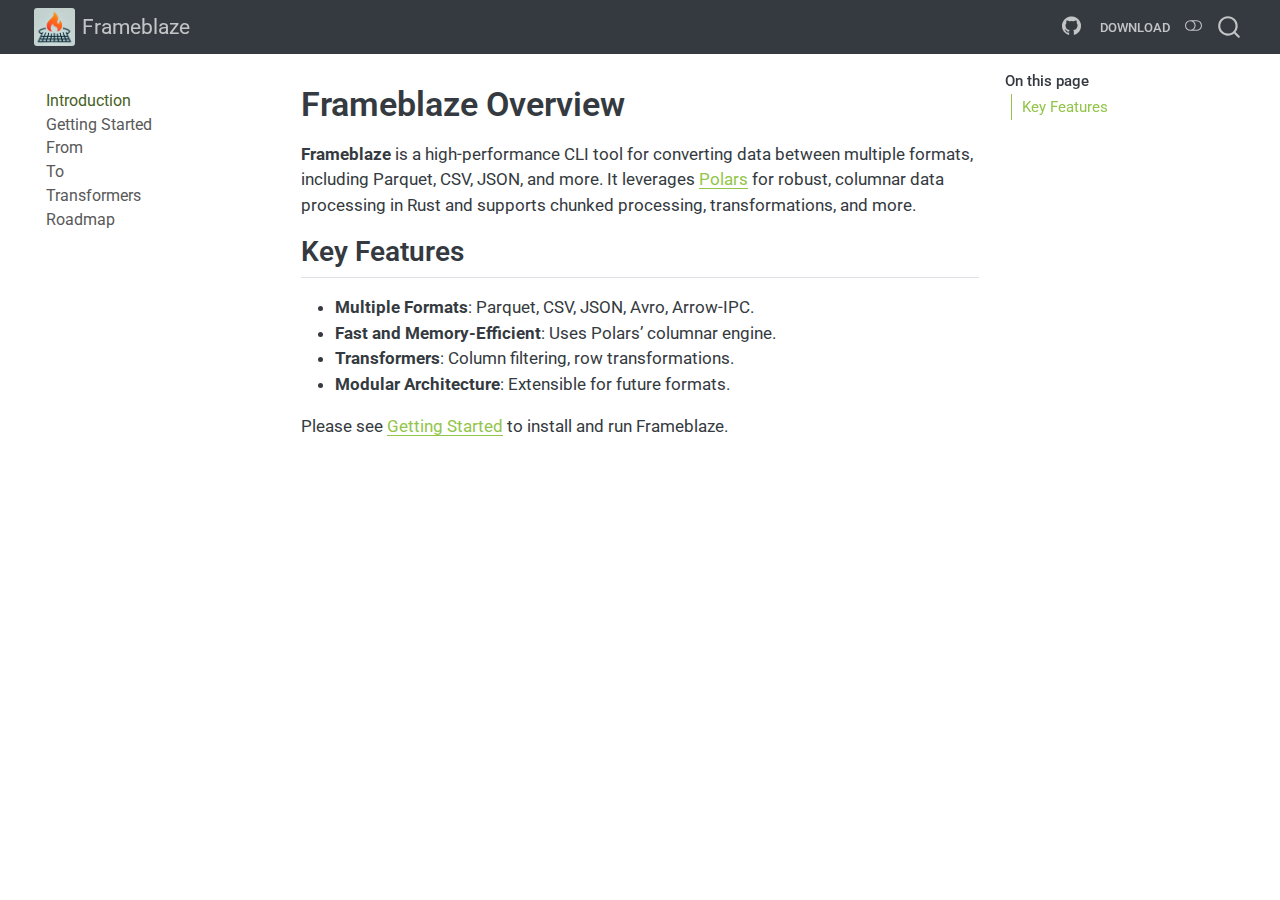
<file: index.html>
<!DOCTYPE html>
<html xmlns="http://www.w3.org/1999/xhtml" lang="en" xml:lang="en"><head>

<meta charset="utf-8">
<meta name="generator" content="quarto-1.6.40">

<meta name="viewport" content="width=device-width, initial-scale=1.0, user-scalable=yes">


<title>Frameblaze Overview – Frameblaze</title>
<style>
code{white-space: pre-wrap;}
span.smallcaps{font-variant: small-caps;}
div.columns{display: flex; gap: min(4vw, 1.5em);}
div.column{flex: auto; overflow-x: auto;}
div.hanging-indent{margin-left: 1.5em; text-indent: -1.5em;}
ul.task-list{list-style: none;}
ul.task-list li input[type="checkbox"] {
  width: 0.8em;
  margin: 0 0.8em 0.2em -1em; /* quarto-specific, see https://github.com/quarto-dev/quarto-cli/issues/4556 */ 
  vertical-align: middle;
}
</style>


<script src="site_libs/quarto-nav/quarto-nav.js"></script>
<script src="site_libs/quarto-nav/headroom.min.js"></script>
<script src="site_libs/clipboard/clipboard.min.js"></script>
<script src="site_libs/quarto-search/autocomplete.umd.js"></script>
<script src="site_libs/quarto-search/fuse.min.js"></script>
<script src="site_libs/quarto-search/quarto-search.js"></script>
<meta name="quarto:offset" content="./">
<script src="site_libs/quarto-html/quarto.js"></script>
<script src="site_libs/quarto-html/popper.min.js"></script>
<script src="site_libs/quarto-html/tippy.umd.min.js"></script>
<script src="site_libs/quarto-html/anchor.min.js"></script>
<link href="site_libs/quarto-html/tippy.css" rel="stylesheet">
<link href="site_libs/quarto-html/quarto-syntax-highlighting-549806ee2085284f45b00abea8c6df48.css" rel="stylesheet" class="quarto-color-scheme" id="quarto-text-highlighting-styles">
<link href="site_libs/quarto-html/quarto-syntax-highlighting-dark-8ea72dc5fed832574809a9c94082fbbb.css" rel="prefetch" class="quarto-color-scheme quarto-color-alternate" id="quarto-text-highlighting-styles">
<script src="site_libs/bootstrap/bootstrap.min.js"></script>
<link href="site_libs/bootstrap/bootstrap-icons.css" rel="stylesheet">
<link href="site_libs/bootstrap/bootstrap-22501a6347d7c50d37fc616aa2593389.min.css" rel="stylesheet" append-hash="true" class="quarto-color-scheme" id="quarto-bootstrap" data-mode="light">
<link href="site_libs/bootstrap/bootstrap-dark-dec82d7d67ffaf4cc5ad31c049d979b1.min.css" rel="prefetch" append-hash="true" class="quarto-color-scheme quarto-color-alternate" id="quarto-bootstrap" data-mode="dark">
<script id="quarto-search-options" type="application/json">{
  "location": "navbar",
  "copy-button": false,
  "collapse-after": 3,
  "panel-placement": "end",
  "type": "overlay",
  "limit": 50,
  "keyboard-shortcut": [
    "f",
    "/",
    "s"
  ],
  "show-item-context": false,
  "language": {
    "search-no-results-text": "No results",
    "search-matching-documents-text": "matching documents",
    "search-copy-link-title": "Copy link to search",
    "search-hide-matches-text": "Hide additional matches",
    "search-more-match-text": "more match in this document",
    "search-more-matches-text": "more matches in this document",
    "search-clear-button-title": "Clear",
    "search-text-placeholder": "",
    "search-detached-cancel-button-title": "Cancel",
    "search-submit-button-title": "Submit",
    "search-label": "Search"
  }
}</script>


<link rel="stylesheet" href="styles.css">
</head>

<body class="nav-sidebar floating nav-fixed">

<div id="quarto-search-results"></div>
  <header id="quarto-header" class="headroom fixed-top">
    <nav class="navbar navbar-expand-lg " data-bs-theme="dark">
      <div class="navbar-container container-fluid">
      <div class="navbar-brand-container mx-auto">
    <a href="./index.html" class="navbar-brand navbar-brand-logo">
    <img src="./images/logo.png" alt="" class="navbar-logo">
    </a>
    <a class="navbar-brand" href="./index.html">
    <span class="navbar-title">Frameblaze</span>
    </a>
  </div>
            <div id="quarto-search" class="" title="Search"></div>
          <button class="navbar-toggler" type="button" data-bs-toggle="collapse" data-bs-target="#navbarCollapse" aria-controls="navbarCollapse" role="menu" aria-expanded="false" aria-label="Toggle navigation" onclick="if (window.quartoToggleHeadroom) { window.quartoToggleHeadroom(); }">
  <span class="navbar-toggler-icon"></span>
</button>
          <div class="collapse navbar-collapse" id="navbarCollapse">
            <ul class="navbar-nav navbar-nav-scroll ms-auto">
  <li class="nav-item compact">
    <a class="nav-link" href="https://github.com/joefrost01/frameblaze"> <i class="bi bi-github" role="img">
</i> 
<span class="menu-text"></span></a>
  </li>  
  <li class="nav-item">
    <a class="nav-link" href="https://github.com/joefrost01/frameblaze/releases"> 
<span class="menu-text">Download</span></a>
  </li>  
</ul>
          </div> <!-- /navcollapse -->
            <div class="quarto-navbar-tools">
  <a href="" class="quarto-color-scheme-toggle quarto-navigation-tool  px-1" onclick="window.quartoToggleColorScheme(); return false;" title="Toggle dark mode"><i class="bi"></i></a>
</div>
      </div> <!-- /container-fluid -->
    </nav>
  <nav class="quarto-secondary-nav">
    <div class="container-fluid d-flex">
      <button type="button" class="quarto-btn-toggle btn" data-bs-toggle="collapse" role="button" data-bs-target=".quarto-sidebar-collapse-item" aria-controls="quarto-sidebar" aria-expanded="false" aria-label="Toggle sidebar navigation" onclick="if (window.quartoToggleHeadroom) { window.quartoToggleHeadroom(); }">
        <i class="bi bi-layout-text-sidebar-reverse"></i>
      </button>
        <nav class="quarto-page-breadcrumbs" aria-label="breadcrumb"><ol class="breadcrumb"><li class="breadcrumb-item"><a href="./index.html">Introduction</a></li></ol></nav>
        <a class="flex-grow-1" role="navigation" data-bs-toggle="collapse" data-bs-target=".quarto-sidebar-collapse-item" aria-controls="quarto-sidebar" aria-expanded="false" aria-label="Toggle sidebar navigation" onclick="if (window.quartoToggleHeadroom) { window.quartoToggleHeadroom(); }">      
        </a>
    </div>
  </nav>
</header>
<!-- content -->
<div id="quarto-content" class="quarto-container page-columns page-rows-contents page-layout-article page-navbar">
<!-- sidebar -->
  <nav id="quarto-sidebar" class="sidebar collapse collapse-horizontal quarto-sidebar-collapse-item sidebar-navigation floating overflow-auto">
    <div class="sidebar-menu-container"> 
    <ul class="list-unstyled mt-1">
        <li class="sidebar-item">
  <div class="sidebar-item-container"> 
  <a href="./index.html" class="sidebar-item-text sidebar-link active">
 <span class="menu-text">Introduction</span></a>
  </div>
</li>
        <li class="sidebar-item">
  <div class="sidebar-item-container"> 
  <a href="./getting-started.html" class="sidebar-item-text sidebar-link">
 <span class="menu-text">Getting Started</span></a>
  </div>
</li>
        <li class="sidebar-item">
  <div class="sidebar-item-container"> 
  <a href="./from.html" class="sidebar-item-text sidebar-link">
 <span class="menu-text">From</span></a>
  </div>
</li>
        <li class="sidebar-item">
  <div class="sidebar-item-container"> 
  <a href="./to.html" class="sidebar-item-text sidebar-link">
 <span class="menu-text">To</span></a>
  </div>
</li>
        <li class="sidebar-item">
  <div class="sidebar-item-container"> 
  <a href="./transformers.html" class="sidebar-item-text sidebar-link">
 <span class="menu-text">Transformers</span></a>
  </div>
</li>
        <li class="sidebar-item">
  <div class="sidebar-item-container"> 
  <a href="./roadmap.html" class="sidebar-item-text sidebar-link">
 <span class="menu-text">Roadmap</span></a>
  </div>
</li>
    </ul>
    </div>
</nav>
<div id="quarto-sidebar-glass" class="quarto-sidebar-collapse-item" data-bs-toggle="collapse" data-bs-target=".quarto-sidebar-collapse-item"></div>
<!-- margin-sidebar -->
    <div id="quarto-margin-sidebar" class="sidebar margin-sidebar">
        <nav id="TOC" role="doc-toc" class="toc-active">
    <h2 id="toc-title">On this page</h2>
   
  <ul>
  <li><a href="#key-features" id="toc-key-features" class="nav-link active" data-scroll-target="#key-features">Key Features</a></li>
  </ul>
</nav>
    </div>
<!-- main -->
<main class="content" id="quarto-document-content">

<header id="title-block-header" class="quarto-title-block default">
<div class="quarto-title">
<h1 class="title">Frameblaze Overview</h1>
</div>



<div class="quarto-title-meta">

    
  
    
  </div>
  


</header>


<p><strong>Frameblaze</strong> is a high-performance CLI tool for converting data between multiple formats, including Parquet, CSV, JSON, and more. It leverages <a href="https://www.pola.rs/">Polars</a> for robust, columnar data processing in Rust and supports chunked processing, transformations, and more.</p>
<section id="key-features" class="level2">
<h2 class="anchored" data-anchor-id="key-features">Key Features</h2>
<ul>
<li><strong>Multiple Formats</strong>: Parquet, CSV, JSON, Avro, Arrow-IPC.</li>
<li><strong>Fast and Memory-Efficient</strong>: Uses Polars’ columnar engine.</li>
<li><strong>Transformers</strong>: Column filtering, row transformations.</li>
<li><strong>Modular Architecture</strong>: Extensible for future formats.</li>
</ul>
<p>Please see <strong><a href="./getting-started.html">Getting Started</a></strong> to install and run Frameblaze.</p>


</section>

</main> <!-- /main -->
<script id="quarto-html-after-body" type="application/javascript">
window.document.addEventListener("DOMContentLoaded", function (event) {
  const toggleBodyColorMode = (bsSheetEl) => {
    const mode = bsSheetEl.getAttribute("data-mode");
    const bodyEl = window.document.querySelector("body");
    if (mode === "dark") {
      bodyEl.classList.add("quarto-dark");
      bodyEl.classList.remove("quarto-light");
    } else {
      bodyEl.classList.add("quarto-light");
      bodyEl.classList.remove("quarto-dark");
    }
  }
  const toggleBodyColorPrimary = () => {
    const bsSheetEl = window.document.querySelector("link#quarto-bootstrap");
    if (bsSheetEl) {
      toggleBodyColorMode(bsSheetEl);
    }
  }
  toggleBodyColorPrimary();  
  const disableStylesheet = (stylesheets) => {
    for (let i=0; i < stylesheets.length; i++) {
      const stylesheet = stylesheets[i];
      stylesheet.rel = 'prefetch';
    }
  }
  const enableStylesheet = (stylesheets) => {
    for (let i=0; i < stylesheets.length; i++) {
      const stylesheet = stylesheets[i];
      stylesheet.rel = 'stylesheet';
    }
  }
  const manageTransitions = (selector, allowTransitions) => {
    const els = window.document.querySelectorAll(selector);
    for (let i=0; i < els.length; i++) {
      const el = els[i];
      if (allowTransitions) {
        el.classList.remove('notransition');
      } else {
        el.classList.add('notransition');
      }
    }
  }
  const toggleGiscusIfUsed = (isAlternate, darkModeDefault) => {
    const baseTheme = document.querySelector('#giscus-base-theme')?.value ?? 'light';
    const alternateTheme = document.querySelector('#giscus-alt-theme')?.value ?? 'dark';
    let newTheme = '';
    if(darkModeDefault) {
      newTheme = isAlternate ? baseTheme : alternateTheme;
    } else {
      newTheme = isAlternate ? alternateTheme : baseTheme;
    }
    const changeGiscusTheme = () => {
      // From: https://github.com/giscus/giscus/issues/336
      const sendMessage = (message) => {
        const iframe = document.querySelector('iframe.giscus-frame');
        if (!iframe) return;
        iframe.contentWindow.postMessage({ giscus: message }, 'https://giscus.app');
      }
      sendMessage({
        setConfig: {
          theme: newTheme
        }
      });
    }
    const isGiscussLoaded = window.document.querySelector('iframe.giscus-frame') !== null;
    if (isGiscussLoaded) {
      changeGiscusTheme();
    }
  }
  const toggleColorMode = (alternate) => {
    // Switch the stylesheets
    const alternateStylesheets = window.document.querySelectorAll('link.quarto-color-scheme.quarto-color-alternate');
    manageTransitions('#quarto-margin-sidebar .nav-link', false);
    if (alternate) {
      enableStylesheet(alternateStylesheets);
      for (const sheetNode of alternateStylesheets) {
        if (sheetNode.id === "quarto-bootstrap") {
          toggleBodyColorMode(sheetNode);
        }
      }
    } else {
      disableStylesheet(alternateStylesheets);
      toggleBodyColorPrimary();
    }
    manageTransitions('#quarto-margin-sidebar .nav-link', true);
    // Switch the toggles
    const toggles = window.document.querySelectorAll('.quarto-color-scheme-toggle');
    for (let i=0; i < toggles.length; i++) {
      const toggle = toggles[i];
      if (toggle) {
        if (alternate) {
          toggle.classList.add("alternate");     
        } else {
          toggle.classList.remove("alternate");
        }
      }
    }
    // Hack to workaround the fact that safari doesn't
    // properly recolor the scrollbar when toggling (#1455)
    if (navigator.userAgent.indexOf('Safari') > 0 && navigator.userAgent.indexOf('Chrome') == -1) {
      manageTransitions("body", false);
      window.scrollTo(0, 1);
      setTimeout(() => {
        window.scrollTo(0, 0);
        manageTransitions("body", true);
      }, 40);  
    }
  }
  const isFileUrl = () => { 
    return window.location.protocol === 'file:';
  }
  const hasAlternateSentinel = () => {  
    let styleSentinel = getColorSchemeSentinel();
    if (styleSentinel !== null) {
      return styleSentinel === "alternate";
    } else {
      return false;
    }
  }
  const setStyleSentinel = (alternate) => {
    const value = alternate ? "alternate" : "default";
    if (!isFileUrl()) {
      window.localStorage.setItem("quarto-color-scheme", value);
    } else {
      localAlternateSentinel = value;
    }
  }
  const getColorSchemeSentinel = () => {
    if (!isFileUrl()) {
      const storageValue = window.localStorage.getItem("quarto-color-scheme");
      return storageValue != null ? storageValue : localAlternateSentinel;
    } else {
      return localAlternateSentinel;
    }
  }
  const darkModeDefault = false;
  let localAlternateSentinel = darkModeDefault ? 'alternate' : 'default';
  // Dark / light mode switch
  window.quartoToggleColorScheme = () => {
    // Read the current dark / light value 
    let toAlternate = !hasAlternateSentinel();
    toggleColorMode(toAlternate);
    setStyleSentinel(toAlternate);
    toggleGiscusIfUsed(toAlternate, darkModeDefault);
  };
  // Ensure there is a toggle, if there isn't float one in the top right
  if (window.document.querySelector('.quarto-color-scheme-toggle') === null) {
    const a = window.document.createElement('a');
    a.classList.add('top-right');
    a.classList.add('quarto-color-scheme-toggle');
    a.href = "";
    a.onclick = function() { try { window.quartoToggleColorScheme(); } catch {} return false; };
    const i = window.document.createElement("i");
    i.classList.add('bi');
    a.appendChild(i);
    window.document.body.appendChild(a);
  }
  // Switch to dark mode if need be
  if (hasAlternateSentinel()) {
    toggleColorMode(true);
  } else {
    toggleColorMode(false);
  }
  const icon = "";
  const anchorJS = new window.AnchorJS();
  anchorJS.options = {
    placement: 'right',
    icon: icon
  };
  anchorJS.add('.anchored');
  const isCodeAnnotation = (el) => {
    for (const clz of el.classList) {
      if (clz.startsWith('code-annotation-')) {                     
        return true;
      }
    }
    return false;
  }
  const onCopySuccess = function(e) {
    // button target
    const button = e.trigger;
    // don't keep focus
    button.blur();
    // flash "checked"
    button.classList.add('code-copy-button-checked');
    var currentTitle = button.getAttribute("title");
    button.setAttribute("title", "Copied!");
    let tooltip;
    if (window.bootstrap) {
      button.setAttribute("data-bs-toggle", "tooltip");
      button.setAttribute("data-bs-placement", "left");
      button.setAttribute("data-bs-title", "Copied!");
      tooltip = new bootstrap.Tooltip(button, 
        { trigger: "manual", 
          customClass: "code-copy-button-tooltip",
          offset: [0, -8]});
      tooltip.show();    
    }
    setTimeout(function() {
      if (tooltip) {
        tooltip.hide();
        button.removeAttribute("data-bs-title");
        button.removeAttribute("data-bs-toggle");
        button.removeAttribute("data-bs-placement");
      }
      button.setAttribute("title", currentTitle);
      button.classList.remove('code-copy-button-checked');
    }, 1000);
    // clear code selection
    e.clearSelection();
  }
  const getTextToCopy = function(trigger) {
      const codeEl = trigger.previousElementSibling.cloneNode(true);
      for (const childEl of codeEl.children) {
        if (isCodeAnnotation(childEl)) {
          childEl.remove();
        }
      }
      return codeEl.innerText;
  }
  const clipboard = new window.ClipboardJS('.code-copy-button:not([data-in-quarto-modal])', {
    text: getTextToCopy
  });
  clipboard.on('success', onCopySuccess);
  if (window.document.getElementById('quarto-embedded-source-code-modal')) {
    const clipboardModal = new window.ClipboardJS('.code-copy-button[data-in-quarto-modal]', {
      text: getTextToCopy,
      container: window.document.getElementById('quarto-embedded-source-code-modal')
    });
    clipboardModal.on('success', onCopySuccess);
  }
    var localhostRegex = new RegExp(/^(?:http|https):\/\/localhost\:?[0-9]*\//);
    var mailtoRegex = new RegExp(/^mailto:/);
      var filterRegex = new RegExp("https:\/\/joefrost01\.github\.io\/frameblaze\/");
    var isInternal = (href) => {
        return filterRegex.test(href) || localhostRegex.test(href) || mailtoRegex.test(href);
    }
    // Inspect non-navigation links and adorn them if external
 	var links = window.document.querySelectorAll('a[href]:not(.nav-link):not(.navbar-brand):not(.toc-action):not(.sidebar-link):not(.sidebar-item-toggle):not(.pagination-link):not(.no-external):not([aria-hidden]):not(.dropdown-item):not(.quarto-navigation-tool):not(.about-link)');
    for (var i=0; i<links.length; i++) {
      const link = links[i];
      if (!isInternal(link.href)) {
        // undo the damage that might have been done by quarto-nav.js in the case of
        // links that we want to consider external
        if (link.dataset.originalHref !== undefined) {
          link.href = link.dataset.originalHref;
        }
      }
    }
  function tippyHover(el, contentFn, onTriggerFn, onUntriggerFn) {
    const config = {
      allowHTML: true,
      maxWidth: 500,
      delay: 100,
      arrow: false,
      appendTo: function(el) {
          return el.parentElement;
      },
      interactive: true,
      interactiveBorder: 10,
      theme: 'quarto',
      placement: 'bottom-start',
    };
    if (contentFn) {
      config.content = contentFn;
    }
    if (onTriggerFn) {
      config.onTrigger = onTriggerFn;
    }
    if (onUntriggerFn) {
      config.onUntrigger = onUntriggerFn;
    }
    window.tippy(el, config); 
  }
  const noterefs = window.document.querySelectorAll('a[role="doc-noteref"]');
  for (var i=0; i<noterefs.length; i++) {
    const ref = noterefs[i];
    tippyHover(ref, function() {
      // use id or data attribute instead here
      let href = ref.getAttribute('data-footnote-href') || ref.getAttribute('href');
      try { href = new URL(href).hash; } catch {}
      const id = href.replace(/^#\/?/, "");
      const note = window.document.getElementById(id);
      if (note) {
        return note.innerHTML;
      } else {
        return "";
      }
    });
  }
  const xrefs = window.document.querySelectorAll('a.quarto-xref');
  const processXRef = (id, note) => {
    // Strip column container classes
    const stripColumnClz = (el) => {
      el.classList.remove("page-full", "page-columns");
      if (el.children) {
        for (const child of el.children) {
          stripColumnClz(child);
        }
      }
    }
    stripColumnClz(note)
    if (id === null || id.startsWith('sec-')) {
      // Special case sections, only their first couple elements
      const container = document.createElement("div");
      if (note.children && note.children.length > 2) {
        container.appendChild(note.children[0].cloneNode(true));
        for (let i = 1; i < note.children.length; i++) {
          const child = note.children[i];
          if (child.tagName === "P" && child.innerText === "") {
            continue;
          } else {
            container.appendChild(child.cloneNode(true));
            break;
          }
        }
        if (window.Quarto?.typesetMath) {
          window.Quarto.typesetMath(container);
        }
        return container.innerHTML
      } else {
        if (window.Quarto?.typesetMath) {
          window.Quarto.typesetMath(note);
        }
        return note.innerHTML;
      }
    } else {
      // Remove any anchor links if they are present
      const anchorLink = note.querySelector('a.anchorjs-link');
      if (anchorLink) {
        anchorLink.remove();
      }
      if (window.Quarto?.typesetMath) {
        window.Quarto.typesetMath(note);
      }
      if (note.classList.contains("callout")) {
        return note.outerHTML;
      } else {
        return note.innerHTML;
      }
    }
  }
  for (var i=0; i<xrefs.length; i++) {
    const xref = xrefs[i];
    tippyHover(xref, undefined, function(instance) {
      instance.disable();
      let url = xref.getAttribute('href');
      let hash = undefined; 
      if (url.startsWith('#')) {
        hash = url;
      } else {
        try { hash = new URL(url).hash; } catch {}
      }
      if (hash) {
        const id = hash.replace(/^#\/?/, "");
        const note = window.document.getElementById(id);
        if (note !== null) {
          try {
            const html = processXRef(id, note.cloneNode(true));
            instance.setContent(html);
          } finally {
            instance.enable();
            instance.show();
          }
        } else {
          // See if we can fetch this
          fetch(url.split('#')[0])
          .then(res => res.text())
          .then(html => {
            const parser = new DOMParser();
            const htmlDoc = parser.parseFromString(html, "text/html");
            const note = htmlDoc.getElementById(id);
            if (note !== null) {
              const html = processXRef(id, note);
              instance.setContent(html);
            } 
          }).finally(() => {
            instance.enable();
            instance.show();
          });
        }
      } else {
        // See if we can fetch a full url (with no hash to target)
        // This is a special case and we should probably do some content thinning / targeting
        fetch(url)
        .then(res => res.text())
        .then(html => {
          const parser = new DOMParser();
          const htmlDoc = parser.parseFromString(html, "text/html");
          const note = htmlDoc.querySelector('main.content');
          if (note !== null) {
            // This should only happen for chapter cross references
            // (since there is no id in the URL)
            // remove the first header
            if (note.children.length > 0 && note.children[0].tagName === "HEADER") {
              note.children[0].remove();
            }
            const html = processXRef(null, note);
            instance.setContent(html);
          } 
        }).finally(() => {
          instance.enable();
          instance.show();
        });
      }
    }, function(instance) {
    });
  }
      let selectedAnnoteEl;
      const selectorForAnnotation = ( cell, annotation) => {
        let cellAttr = 'data-code-cell="' + cell + '"';
        let lineAttr = 'data-code-annotation="' +  annotation + '"';
        const selector = 'span[' + cellAttr + '][' + lineAttr + ']';
        return selector;
      }
      const selectCodeLines = (annoteEl) => {
        const doc = window.document;
        const targetCell = annoteEl.getAttribute("data-target-cell");
        const targetAnnotation = annoteEl.getAttribute("data-target-annotation");
        const annoteSpan = window.document.querySelector(selectorForAnnotation(targetCell, targetAnnotation));
        const lines = annoteSpan.getAttribute("data-code-lines").split(",");
        const lineIds = lines.map((line) => {
          return targetCell + "-" + line;
        })
        let top = null;
        let height = null;
        let parent = null;
        if (lineIds.length > 0) {
            //compute the position of the single el (top and bottom and make a div)
            const el = window.document.getElementById(lineIds[0]);
            top = el.offsetTop;
            height = el.offsetHeight;
            parent = el.parentElement.parentElement;
          if (lineIds.length > 1) {
            const lastEl = window.document.getElementById(lineIds[lineIds.length - 1]);
            const bottom = lastEl.offsetTop + lastEl.offsetHeight;
            height = bottom - top;
          }
          if (top !== null && height !== null && parent !== null) {
            // cook up a div (if necessary) and position it 
            let div = window.document.getElementById("code-annotation-line-highlight");
            if (div === null) {
              div = window.document.createElement("div");
              div.setAttribute("id", "code-annotation-line-highlight");
              div.style.position = 'absolute';
              parent.appendChild(div);
            }
            div.style.top = top - 2 + "px";
            div.style.height = height + 4 + "px";
            div.style.left = 0;
            let gutterDiv = window.document.getElementById("code-annotation-line-highlight-gutter");
            if (gutterDiv === null) {
              gutterDiv = window.document.createElement("div");
              gutterDiv.setAttribute("id", "code-annotation-line-highlight-gutter");
              gutterDiv.style.position = 'absolute';
              const codeCell = window.document.getElementById(targetCell);
              const gutter = codeCell.querySelector('.code-annotation-gutter');
              gutter.appendChild(gutterDiv);
            }
            gutterDiv.style.top = top - 2 + "px";
            gutterDiv.style.height = height + 4 + "px";
          }
          selectedAnnoteEl = annoteEl;
        }
      };
      const unselectCodeLines = () => {
        const elementsIds = ["code-annotation-line-highlight", "code-annotation-line-highlight-gutter"];
        elementsIds.forEach((elId) => {
          const div = window.document.getElementById(elId);
          if (div) {
            div.remove();
          }
        });
        selectedAnnoteEl = undefined;
      };
        // Handle positioning of the toggle
    window.addEventListener(
      "resize",
      throttle(() => {
        elRect = undefined;
        if (selectedAnnoteEl) {
          selectCodeLines(selectedAnnoteEl);
        }
      }, 10)
    );
    function throttle(fn, ms) {
    let throttle = false;
    let timer;
      return (...args) => {
        if(!throttle) { // first call gets through
            fn.apply(this, args);
            throttle = true;
        } else { // all the others get throttled
            if(timer) clearTimeout(timer); // cancel #2
            timer = setTimeout(() => {
              fn.apply(this, args);
              timer = throttle = false;
            }, ms);
        }
      };
    }
      // Attach click handler to the DT
      const annoteDls = window.document.querySelectorAll('dt[data-target-cell]');
      for (const annoteDlNode of annoteDls) {
        annoteDlNode.addEventListener('click', (event) => {
          const clickedEl = event.target;
          if (clickedEl !== selectedAnnoteEl) {
            unselectCodeLines();
            const activeEl = window.document.querySelector('dt[data-target-cell].code-annotation-active');
            if (activeEl) {
              activeEl.classList.remove('code-annotation-active');
            }
            selectCodeLines(clickedEl);
            clickedEl.classList.add('code-annotation-active');
          } else {
            // Unselect the line
            unselectCodeLines();
            clickedEl.classList.remove('code-annotation-active');
          }
        });
      }
  const findCites = (el) => {
    const parentEl = el.parentElement;
    if (parentEl) {
      const cites = parentEl.dataset.cites;
      if (cites) {
        return {
          el,
          cites: cites.split(' ')
        };
      } else {
        return findCites(el.parentElement)
      }
    } else {
      return undefined;
    }
  };
  var bibliorefs = window.document.querySelectorAll('a[role="doc-biblioref"]');
  for (var i=0; i<bibliorefs.length; i++) {
    const ref = bibliorefs[i];
    const citeInfo = findCites(ref);
    if (citeInfo) {
      tippyHover(citeInfo.el, function() {
        var popup = window.document.createElement('div');
        citeInfo.cites.forEach(function(cite) {
          var citeDiv = window.document.createElement('div');
          citeDiv.classList.add('hanging-indent');
          citeDiv.classList.add('csl-entry');
          var biblioDiv = window.document.getElementById('ref-' + cite);
          if (biblioDiv) {
            citeDiv.innerHTML = biblioDiv.innerHTML;
          }
          popup.appendChild(citeDiv);
        });
        return popup.innerHTML;
      });
    }
  }
});
</script>
</div> <!-- /content -->




</body></html>
</file>
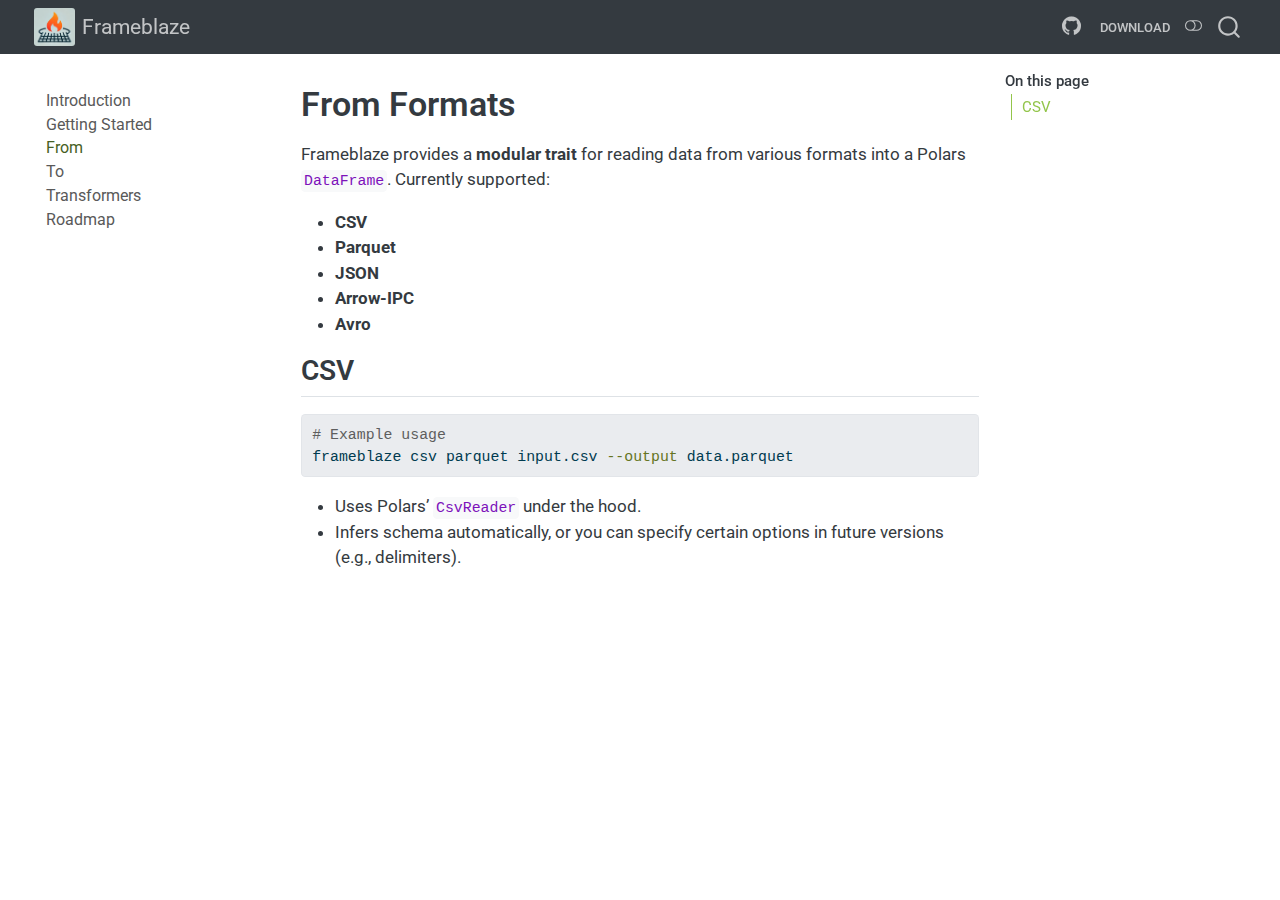
<file: from.html>
<!DOCTYPE html>
<html xmlns="http://www.w3.org/1999/xhtml" lang="en" xml:lang="en"><head>

<meta charset="utf-8">
<meta name="generator" content="quarto-1.6.40">

<meta name="viewport" content="width=device-width, initial-scale=1.0, user-scalable=yes">


<title>From Formats – Frameblaze</title>
<style>
code{white-space: pre-wrap;}
span.smallcaps{font-variant: small-caps;}
div.columns{display: flex; gap: min(4vw, 1.5em);}
div.column{flex: auto; overflow-x: auto;}
div.hanging-indent{margin-left: 1.5em; text-indent: -1.5em;}
ul.task-list{list-style: none;}
ul.task-list li input[type="checkbox"] {
  width: 0.8em;
  margin: 0 0.8em 0.2em -1em; /* quarto-specific, see https://github.com/quarto-dev/quarto-cli/issues/4556 */ 
  vertical-align: middle;
}
/* CSS for syntax highlighting */
pre > code.sourceCode { white-space: pre; position: relative; }
pre > code.sourceCode > span { line-height: 1.25; }
pre > code.sourceCode > span:empty { height: 1.2em; }
.sourceCode { overflow: visible; }
code.sourceCode > span { color: inherit; text-decoration: inherit; }
div.sourceCode { margin: 1em 0; }
pre.sourceCode { margin: 0; }
@media screen {
div.sourceCode { overflow: auto; }
}
@media print {
pre > code.sourceCode { white-space: pre-wrap; }
pre > code.sourceCode > span { display: inline-block; text-indent: -5em; padding-left: 5em; }
}
pre.numberSource code
  { counter-reset: source-line 0; }
pre.numberSource code > span
  { position: relative; left: -4em; counter-increment: source-line; }
pre.numberSource code > span > a:first-child::before
  { content: counter(source-line);
    position: relative; left: -1em; text-align: right; vertical-align: baseline;
    border: none; display: inline-block;
    -webkit-touch-callout: none; -webkit-user-select: none;
    -khtml-user-select: none; -moz-user-select: none;
    -ms-user-select: none; user-select: none;
    padding: 0 4px; width: 4em;
  }
pre.numberSource { margin-left: 3em;  padding-left: 4px; }
div.sourceCode
  {   }
@media screen {
pre > code.sourceCode > span > a:first-child::before { text-decoration: underline; }
}
</style>


<script src="site_libs/quarto-nav/quarto-nav.js"></script>
<script src="site_libs/quarto-nav/headroom.min.js"></script>
<script src="site_libs/clipboard/clipboard.min.js"></script>
<script src="site_libs/quarto-search/autocomplete.umd.js"></script>
<script src="site_libs/quarto-search/fuse.min.js"></script>
<script src="site_libs/quarto-search/quarto-search.js"></script>
<meta name="quarto:offset" content="./">
<script src="site_libs/quarto-html/quarto.js"></script>
<script src="site_libs/quarto-html/popper.min.js"></script>
<script src="site_libs/quarto-html/tippy.umd.min.js"></script>
<script src="site_libs/quarto-html/anchor.min.js"></script>
<link href="site_libs/quarto-html/tippy.css" rel="stylesheet">
<link href="site_libs/quarto-html/quarto-syntax-highlighting-549806ee2085284f45b00abea8c6df48.css" rel="stylesheet" class="quarto-color-scheme" id="quarto-text-highlighting-styles">
<link href="site_libs/quarto-html/quarto-syntax-highlighting-dark-8ea72dc5fed832574809a9c94082fbbb.css" rel="prefetch" class="quarto-color-scheme quarto-color-alternate" id="quarto-text-highlighting-styles">
<script src="site_libs/bootstrap/bootstrap.min.js"></script>
<link href="site_libs/bootstrap/bootstrap-icons.css" rel="stylesheet">
<link href="site_libs/bootstrap/bootstrap-22501a6347d7c50d37fc616aa2593389.min.css" rel="stylesheet" append-hash="true" class="quarto-color-scheme" id="quarto-bootstrap" data-mode="light">
<link href="site_libs/bootstrap/bootstrap-dark-dec82d7d67ffaf4cc5ad31c049d979b1.min.css" rel="prefetch" append-hash="true" class="quarto-color-scheme quarto-color-alternate" id="quarto-bootstrap" data-mode="dark">
<script id="quarto-search-options" type="application/json">{
  "location": "navbar",
  "copy-button": false,
  "collapse-after": 3,
  "panel-placement": "end",
  "type": "overlay",
  "limit": 50,
  "keyboard-shortcut": [
    "f",
    "/",
    "s"
  ],
  "show-item-context": false,
  "language": {
    "search-no-results-text": "No results",
    "search-matching-documents-text": "matching documents",
    "search-copy-link-title": "Copy link to search",
    "search-hide-matches-text": "Hide additional matches",
    "search-more-match-text": "more match in this document",
    "search-more-matches-text": "more matches in this document",
    "search-clear-button-title": "Clear",
    "search-text-placeholder": "",
    "search-detached-cancel-button-title": "Cancel",
    "search-submit-button-title": "Submit",
    "search-label": "Search"
  }
}</script>


<link rel="stylesheet" href="styles.css">
</head>

<body class="nav-sidebar floating nav-fixed">

<div id="quarto-search-results"></div>
  <header id="quarto-header" class="headroom fixed-top">
    <nav class="navbar navbar-expand-lg " data-bs-theme="dark">
      <div class="navbar-container container-fluid">
      <div class="navbar-brand-container mx-auto">
    <a href="./index.html" class="navbar-brand navbar-brand-logo">
    <img src="./images/logo.png" alt="" class="navbar-logo">
    </a>
    <a class="navbar-brand" href="./index.html">
    <span class="navbar-title">Frameblaze</span>
    </a>
  </div>
            <div id="quarto-search" class="" title="Search"></div>
          <button class="navbar-toggler" type="button" data-bs-toggle="collapse" data-bs-target="#navbarCollapse" aria-controls="navbarCollapse" role="menu" aria-expanded="false" aria-label="Toggle navigation" onclick="if (window.quartoToggleHeadroom) { window.quartoToggleHeadroom(); }">
  <span class="navbar-toggler-icon"></span>
</button>
          <div class="collapse navbar-collapse" id="navbarCollapse">
            <ul class="navbar-nav navbar-nav-scroll ms-auto">
  <li class="nav-item compact">
    <a class="nav-link" href="https://github.com/joefrost01/frameblaze"> <i class="bi bi-github" role="img">
</i> 
<span class="menu-text"></span></a>
  </li>  
  <li class="nav-item">
    <a class="nav-link" href="https://github.com/joefrost01/frameblaze/releases"> 
<span class="menu-text">Download</span></a>
  </li>  
</ul>
          </div> <!-- /navcollapse -->
            <div class="quarto-navbar-tools">
  <a href="" class="quarto-color-scheme-toggle quarto-navigation-tool  px-1" onclick="window.quartoToggleColorScheme(); return false;" title="Toggle dark mode"><i class="bi"></i></a>
</div>
      </div> <!-- /container-fluid -->
    </nav>
  <nav class="quarto-secondary-nav">
    <div class="container-fluid d-flex">
      <button type="button" class="quarto-btn-toggle btn" data-bs-toggle="collapse" role="button" data-bs-target=".quarto-sidebar-collapse-item" aria-controls="quarto-sidebar" aria-expanded="false" aria-label="Toggle sidebar navigation" onclick="if (window.quartoToggleHeadroom) { window.quartoToggleHeadroom(); }">
        <i class="bi bi-layout-text-sidebar-reverse"></i>
      </button>
        <nav class="quarto-page-breadcrumbs" aria-label="breadcrumb"><ol class="breadcrumb"><li class="breadcrumb-item"><a href="./from.html">From</a></li></ol></nav>
        <a class="flex-grow-1" role="navigation" data-bs-toggle="collapse" data-bs-target=".quarto-sidebar-collapse-item" aria-controls="quarto-sidebar" aria-expanded="false" aria-label="Toggle sidebar navigation" onclick="if (window.quartoToggleHeadroom) { window.quartoToggleHeadroom(); }">      
        </a>
    </div>
  </nav>
</header>
<!-- content -->
<div id="quarto-content" class="quarto-container page-columns page-rows-contents page-layout-article page-navbar">
<!-- sidebar -->
  <nav id="quarto-sidebar" class="sidebar collapse collapse-horizontal quarto-sidebar-collapse-item sidebar-navigation floating overflow-auto">
    <div class="sidebar-menu-container"> 
    <ul class="list-unstyled mt-1">
        <li class="sidebar-item">
  <div class="sidebar-item-container"> 
  <a href="./index.html" class="sidebar-item-text sidebar-link">
 <span class="menu-text">Introduction</span></a>
  </div>
</li>
        <li class="sidebar-item">
  <div class="sidebar-item-container"> 
  <a href="./getting-started.html" class="sidebar-item-text sidebar-link">
 <span class="menu-text">Getting Started</span></a>
  </div>
</li>
        <li class="sidebar-item">
  <div class="sidebar-item-container"> 
  <a href="./from.html" class="sidebar-item-text sidebar-link active">
 <span class="menu-text">From</span></a>
  </div>
</li>
        <li class="sidebar-item">
  <div class="sidebar-item-container"> 
  <a href="./to.html" class="sidebar-item-text sidebar-link">
 <span class="menu-text">To</span></a>
  </div>
</li>
        <li class="sidebar-item">
  <div class="sidebar-item-container"> 
  <a href="./transformers.html" class="sidebar-item-text sidebar-link">
 <span class="menu-text">Transformers</span></a>
  </div>
</li>
        <li class="sidebar-item">
  <div class="sidebar-item-container"> 
  <a href="./roadmap.html" class="sidebar-item-text sidebar-link">
 <span class="menu-text">Roadmap</span></a>
  </div>
</li>
    </ul>
    </div>
</nav>
<div id="quarto-sidebar-glass" class="quarto-sidebar-collapse-item" data-bs-toggle="collapse" data-bs-target=".quarto-sidebar-collapse-item"></div>
<!-- margin-sidebar -->
    <div id="quarto-margin-sidebar" class="sidebar margin-sidebar">
        <nav id="TOC" role="doc-toc" class="toc-active">
    <h2 id="toc-title">On this page</h2>
   
  <ul>
  <li><a href="#csv" id="toc-csv" class="nav-link active" data-scroll-target="#csv">CSV</a></li>
  </ul>
</nav>
    </div>
<!-- main -->
<main class="content" id="quarto-document-content">

<header id="title-block-header" class="quarto-title-block default">
<div class="quarto-title">
<h1 class="title">From Formats</h1>
</div>



<div class="quarto-title-meta">

    
  
    
  </div>
  


</header>


<p>Frameblaze provides a <strong>modular trait</strong> for reading data from various formats into a Polars <code>DataFrame</code>. Currently supported:</p>
<ul>
<li><strong>CSV</strong></li>
<li><strong>Parquet</strong></li>
<li><strong>JSON</strong></li>
<li><strong>Arrow-IPC</strong></li>
<li><strong>Avro</strong></li>
</ul>
<section id="csv" class="level2">
<h2 class="anchored" data-anchor-id="csv">CSV</h2>
<div class="sourceCode" id="cb1"><pre class="sourceCode bash code-with-copy"><code class="sourceCode bash"><span id="cb1-1"><a href="#cb1-1" aria-hidden="true" tabindex="-1"></a><span class="co"># Example usage</span></span>
<span id="cb1-2"><a href="#cb1-2" aria-hidden="true" tabindex="-1"></a><span class="ex">frameblaze</span> csv parquet input.csv <span class="at">--output</span> data.parquet</span></code><button title="Copy to Clipboard" class="code-copy-button"><i class="bi"></i></button></pre></div>
<ul>
<li>Uses Polars’ <code>CsvReader</code> under the hood.</li>
<li>Infers schema automatically, or you can specify certain options in future versions (e.g., delimiters).</li>
</ul>


</section>

</main> <!-- /main -->
<script id="quarto-html-after-body" type="application/javascript">
window.document.addEventListener("DOMContentLoaded", function (event) {
  const toggleBodyColorMode = (bsSheetEl) => {
    const mode = bsSheetEl.getAttribute("data-mode");
    const bodyEl = window.document.querySelector("body");
    if (mode === "dark") {
      bodyEl.classList.add("quarto-dark");
      bodyEl.classList.remove("quarto-light");
    } else {
      bodyEl.classList.add("quarto-light");
      bodyEl.classList.remove("quarto-dark");
    }
  }
  const toggleBodyColorPrimary = () => {
    const bsSheetEl = window.document.querySelector("link#quarto-bootstrap");
    if (bsSheetEl) {
      toggleBodyColorMode(bsSheetEl);
    }
  }
  toggleBodyColorPrimary();  
  const disableStylesheet = (stylesheets) => {
    for (let i=0; i < stylesheets.length; i++) {
      const stylesheet = stylesheets[i];
      stylesheet.rel = 'prefetch';
    }
  }
  const enableStylesheet = (stylesheets) => {
    for (let i=0; i < stylesheets.length; i++) {
      const stylesheet = stylesheets[i];
      stylesheet.rel = 'stylesheet';
    }
  }
  const manageTransitions = (selector, allowTransitions) => {
    const els = window.document.querySelectorAll(selector);
    for (let i=0; i < els.length; i++) {
      const el = els[i];
      if (allowTransitions) {
        el.classList.remove('notransition');
      } else {
        el.classList.add('notransition');
      }
    }
  }
  const toggleGiscusIfUsed = (isAlternate, darkModeDefault) => {
    const baseTheme = document.querySelector('#giscus-base-theme')?.value ?? 'light';
    const alternateTheme = document.querySelector('#giscus-alt-theme')?.value ?? 'dark';
    let newTheme = '';
    if(darkModeDefault) {
      newTheme = isAlternate ? baseTheme : alternateTheme;
    } else {
      newTheme = isAlternate ? alternateTheme : baseTheme;
    }
    const changeGiscusTheme = () => {
      // From: https://github.com/giscus/giscus/issues/336
      const sendMessage = (message) => {
        const iframe = document.querySelector('iframe.giscus-frame');
        if (!iframe) return;
        iframe.contentWindow.postMessage({ giscus: message }, 'https://giscus.app');
      }
      sendMessage({
        setConfig: {
          theme: newTheme
        }
      });
    }
    const isGiscussLoaded = window.document.querySelector('iframe.giscus-frame') !== null;
    if (isGiscussLoaded) {
      changeGiscusTheme();
    }
  }
  const toggleColorMode = (alternate) => {
    // Switch the stylesheets
    const alternateStylesheets = window.document.querySelectorAll('link.quarto-color-scheme.quarto-color-alternate');
    manageTransitions('#quarto-margin-sidebar .nav-link', false);
    if (alternate) {
      enableStylesheet(alternateStylesheets);
      for (const sheetNode of alternateStylesheets) {
        if (sheetNode.id === "quarto-bootstrap") {
          toggleBodyColorMode(sheetNode);
        }
      }
    } else {
      disableStylesheet(alternateStylesheets);
      toggleBodyColorPrimary();
    }
    manageTransitions('#quarto-margin-sidebar .nav-link', true);
    // Switch the toggles
    const toggles = window.document.querySelectorAll('.quarto-color-scheme-toggle');
    for (let i=0; i < toggles.length; i++) {
      const toggle = toggles[i];
      if (toggle) {
        if (alternate) {
          toggle.classList.add("alternate");     
        } else {
          toggle.classList.remove("alternate");
        }
      }
    }
    // Hack to workaround the fact that safari doesn't
    // properly recolor the scrollbar when toggling (#1455)
    if (navigator.userAgent.indexOf('Safari') > 0 && navigator.userAgent.indexOf('Chrome') == -1) {
      manageTransitions("body", false);
      window.scrollTo(0, 1);
      setTimeout(() => {
        window.scrollTo(0, 0);
        manageTransitions("body", true);
      }, 40);  
    }
  }
  const isFileUrl = () => { 
    return window.location.protocol === 'file:';
  }
  const hasAlternateSentinel = () => {  
    let styleSentinel = getColorSchemeSentinel();
    if (styleSentinel !== null) {
      return styleSentinel === "alternate";
    } else {
      return false;
    }
  }
  const setStyleSentinel = (alternate) => {
    const value = alternate ? "alternate" : "default";
    if (!isFileUrl()) {
      window.localStorage.setItem("quarto-color-scheme", value);
    } else {
      localAlternateSentinel = value;
    }
  }
  const getColorSchemeSentinel = () => {
    if (!isFileUrl()) {
      const storageValue = window.localStorage.getItem("quarto-color-scheme");
      return storageValue != null ? storageValue : localAlternateSentinel;
    } else {
      return localAlternateSentinel;
    }
  }
  const darkModeDefault = false;
  let localAlternateSentinel = darkModeDefault ? 'alternate' : 'default';
  // Dark / light mode switch
  window.quartoToggleColorScheme = () => {
    // Read the current dark / light value 
    let toAlternate = !hasAlternateSentinel();
    toggleColorMode(toAlternate);
    setStyleSentinel(toAlternate);
    toggleGiscusIfUsed(toAlternate, darkModeDefault);
  };
  // Ensure there is a toggle, if there isn't float one in the top right
  if (window.document.querySelector('.quarto-color-scheme-toggle') === null) {
    const a = window.document.createElement('a');
    a.classList.add('top-right');
    a.classList.add('quarto-color-scheme-toggle');
    a.href = "";
    a.onclick = function() { try { window.quartoToggleColorScheme(); } catch {} return false; };
    const i = window.document.createElement("i");
    i.classList.add('bi');
    a.appendChild(i);
    window.document.body.appendChild(a);
  }
  // Switch to dark mode if need be
  if (hasAlternateSentinel()) {
    toggleColorMode(true);
  } else {
    toggleColorMode(false);
  }
  const icon = "";
  const anchorJS = new window.AnchorJS();
  anchorJS.options = {
    placement: 'right',
    icon: icon
  };
  anchorJS.add('.anchored');
  const isCodeAnnotation = (el) => {
    for (const clz of el.classList) {
      if (clz.startsWith('code-annotation-')) {                     
        return true;
      }
    }
    return false;
  }
  const onCopySuccess = function(e) {
    // button target
    const button = e.trigger;
    // don't keep focus
    button.blur();
    // flash "checked"
    button.classList.add('code-copy-button-checked');
    var currentTitle = button.getAttribute("title");
    button.setAttribute("title", "Copied!");
    let tooltip;
    if (window.bootstrap) {
      button.setAttribute("data-bs-toggle", "tooltip");
      button.setAttribute("data-bs-placement", "left");
      button.setAttribute("data-bs-title", "Copied!");
      tooltip = new bootstrap.Tooltip(button, 
        { trigger: "manual", 
          customClass: "code-copy-button-tooltip",
          offset: [0, -8]});
      tooltip.show();    
    }
    setTimeout(function() {
      if (tooltip) {
        tooltip.hide();
        button.removeAttribute("data-bs-title");
        button.removeAttribute("data-bs-toggle");
        button.removeAttribute("data-bs-placement");
      }
      button.setAttribute("title", currentTitle);
      button.classList.remove('code-copy-button-checked');
    }, 1000);
    // clear code selection
    e.clearSelection();
  }
  const getTextToCopy = function(trigger) {
      const codeEl = trigger.previousElementSibling.cloneNode(true);
      for (const childEl of codeEl.children) {
        if (isCodeAnnotation(childEl)) {
          childEl.remove();
        }
      }
      return codeEl.innerText;
  }
  const clipboard = new window.ClipboardJS('.code-copy-button:not([data-in-quarto-modal])', {
    text: getTextToCopy
  });
  clipboard.on('success', onCopySuccess);
  if (window.document.getElementById('quarto-embedded-source-code-modal')) {
    const clipboardModal = new window.ClipboardJS('.code-copy-button[data-in-quarto-modal]', {
      text: getTextToCopy,
      container: window.document.getElementById('quarto-embedded-source-code-modal')
    });
    clipboardModal.on('success', onCopySuccess);
  }
    var localhostRegex = new RegExp(/^(?:http|https):\/\/localhost\:?[0-9]*\//);
    var mailtoRegex = new RegExp(/^mailto:/);
      var filterRegex = new RegExp("https:\/\/joefrost01\.github\.io\/frameblaze\/");
    var isInternal = (href) => {
        return filterRegex.test(href) || localhostRegex.test(href) || mailtoRegex.test(href);
    }
    // Inspect non-navigation links and adorn them if external
 	var links = window.document.querySelectorAll('a[href]:not(.nav-link):not(.navbar-brand):not(.toc-action):not(.sidebar-link):not(.sidebar-item-toggle):not(.pagination-link):not(.no-external):not([aria-hidden]):not(.dropdown-item):not(.quarto-navigation-tool):not(.about-link)');
    for (var i=0; i<links.length; i++) {
      const link = links[i];
      if (!isInternal(link.href)) {
        // undo the damage that might have been done by quarto-nav.js in the case of
        // links that we want to consider external
        if (link.dataset.originalHref !== undefined) {
          link.href = link.dataset.originalHref;
        }
      }
    }
  function tippyHover(el, contentFn, onTriggerFn, onUntriggerFn) {
    const config = {
      allowHTML: true,
      maxWidth: 500,
      delay: 100,
      arrow: false,
      appendTo: function(el) {
          return el.parentElement;
      },
      interactive: true,
      interactiveBorder: 10,
      theme: 'quarto',
      placement: 'bottom-start',
    };
    if (contentFn) {
      config.content = contentFn;
    }
    if (onTriggerFn) {
      config.onTrigger = onTriggerFn;
    }
    if (onUntriggerFn) {
      config.onUntrigger = onUntriggerFn;
    }
    window.tippy(el, config); 
  }
  const noterefs = window.document.querySelectorAll('a[role="doc-noteref"]');
  for (var i=0; i<noterefs.length; i++) {
    const ref = noterefs[i];
    tippyHover(ref, function() {
      // use id or data attribute instead here
      let href = ref.getAttribute('data-footnote-href') || ref.getAttribute('href');
      try { href = new URL(href).hash; } catch {}
      const id = href.replace(/^#\/?/, "");
      const note = window.document.getElementById(id);
      if (note) {
        return note.innerHTML;
      } else {
        return "";
      }
    });
  }
  const xrefs = window.document.querySelectorAll('a.quarto-xref');
  const processXRef = (id, note) => {
    // Strip column container classes
    const stripColumnClz = (el) => {
      el.classList.remove("page-full", "page-columns");
      if (el.children) {
        for (const child of el.children) {
          stripColumnClz(child);
        }
      }
    }
    stripColumnClz(note)
    if (id === null || id.startsWith('sec-')) {
      // Special case sections, only their first couple elements
      const container = document.createElement("div");
      if (note.children && note.children.length > 2) {
        container.appendChild(note.children[0].cloneNode(true));
        for (let i = 1; i < note.children.length; i++) {
          const child = note.children[i];
          if (child.tagName === "P" && child.innerText === "") {
            continue;
          } else {
            container.appendChild(child.cloneNode(true));
            break;
          }
        }
        if (window.Quarto?.typesetMath) {
          window.Quarto.typesetMath(container);
        }
        return container.innerHTML
      } else {
        if (window.Quarto?.typesetMath) {
          window.Quarto.typesetMath(note);
        }
        return note.innerHTML;
      }
    } else {
      // Remove any anchor links if they are present
      const anchorLink = note.querySelector('a.anchorjs-link');
      if (anchorLink) {
        anchorLink.remove();
      }
      if (window.Quarto?.typesetMath) {
        window.Quarto.typesetMath(note);
      }
      if (note.classList.contains("callout")) {
        return note.outerHTML;
      } else {
        return note.innerHTML;
      }
    }
  }
  for (var i=0; i<xrefs.length; i++) {
    const xref = xrefs[i];
    tippyHover(xref, undefined, function(instance) {
      instance.disable();
      let url = xref.getAttribute('href');
      let hash = undefined; 
      if (url.startsWith('#')) {
        hash = url;
      } else {
        try { hash = new URL(url).hash; } catch {}
      }
      if (hash) {
        const id = hash.replace(/^#\/?/, "");
        const note = window.document.getElementById(id);
        if (note !== null) {
          try {
            const html = processXRef(id, note.cloneNode(true));
            instance.setContent(html);
          } finally {
            instance.enable();
            instance.show();
          }
        } else {
          // See if we can fetch this
          fetch(url.split('#')[0])
          .then(res => res.text())
          .then(html => {
            const parser = new DOMParser();
            const htmlDoc = parser.parseFromString(html, "text/html");
            const note = htmlDoc.getElementById(id);
            if (note !== null) {
              const html = processXRef(id, note);
              instance.setContent(html);
            } 
          }).finally(() => {
            instance.enable();
            instance.show();
          });
        }
      } else {
        // See if we can fetch a full url (with no hash to target)
        // This is a special case and we should probably do some content thinning / targeting
        fetch(url)
        .then(res => res.text())
        .then(html => {
          const parser = new DOMParser();
          const htmlDoc = parser.parseFromString(html, "text/html");
          const note = htmlDoc.querySelector('main.content');
          if (note !== null) {
            // This should only happen for chapter cross references
            // (since there is no id in the URL)
            // remove the first header
            if (note.children.length > 0 && note.children[0].tagName === "HEADER") {
              note.children[0].remove();
            }
            const html = processXRef(null, note);
            instance.setContent(html);
          } 
        }).finally(() => {
          instance.enable();
          instance.show();
        });
      }
    }, function(instance) {
    });
  }
      let selectedAnnoteEl;
      const selectorForAnnotation = ( cell, annotation) => {
        let cellAttr = 'data-code-cell="' + cell + '"';
        let lineAttr = 'data-code-annotation="' +  annotation + '"';
        const selector = 'span[' + cellAttr + '][' + lineAttr + ']';
        return selector;
      }
      const selectCodeLines = (annoteEl) => {
        const doc = window.document;
        const targetCell = annoteEl.getAttribute("data-target-cell");
        const targetAnnotation = annoteEl.getAttribute("data-target-annotation");
        const annoteSpan = window.document.querySelector(selectorForAnnotation(targetCell, targetAnnotation));
        const lines = annoteSpan.getAttribute("data-code-lines").split(",");
        const lineIds = lines.map((line) => {
          return targetCell + "-" + line;
        })
        let top = null;
        let height = null;
        let parent = null;
        if (lineIds.length > 0) {
            //compute the position of the single el (top and bottom and make a div)
            const el = window.document.getElementById(lineIds[0]);
            top = el.offsetTop;
            height = el.offsetHeight;
            parent = el.parentElement.parentElement;
          if (lineIds.length > 1) {
            const lastEl = window.document.getElementById(lineIds[lineIds.length - 1]);
            const bottom = lastEl.offsetTop + lastEl.offsetHeight;
            height = bottom - top;
          }
          if (top !== null && height !== null && parent !== null) {
            // cook up a div (if necessary) and position it 
            let div = window.document.getElementById("code-annotation-line-highlight");
            if (div === null) {
              div = window.document.createElement("div");
              div.setAttribute("id", "code-annotation-line-highlight");
              div.style.position = 'absolute';
              parent.appendChild(div);
            }
            div.style.top = top - 2 + "px";
            div.style.height = height + 4 + "px";
            div.style.left = 0;
            let gutterDiv = window.document.getElementById("code-annotation-line-highlight-gutter");
            if (gutterDiv === null) {
              gutterDiv = window.document.createElement("div");
              gutterDiv.setAttribute("id", "code-annotation-line-highlight-gutter");
              gutterDiv.style.position = 'absolute';
              const codeCell = window.document.getElementById(targetCell);
              const gutter = codeCell.querySelector('.code-annotation-gutter');
              gutter.appendChild(gutterDiv);
            }
            gutterDiv.style.top = top - 2 + "px";
            gutterDiv.style.height = height + 4 + "px";
          }
          selectedAnnoteEl = annoteEl;
        }
      };
      const unselectCodeLines = () => {
        const elementsIds = ["code-annotation-line-highlight", "code-annotation-line-highlight-gutter"];
        elementsIds.forEach((elId) => {
          const div = window.document.getElementById(elId);
          if (div) {
            div.remove();
          }
        });
        selectedAnnoteEl = undefined;
      };
        // Handle positioning of the toggle
    window.addEventListener(
      "resize",
      throttle(() => {
        elRect = undefined;
        if (selectedAnnoteEl) {
          selectCodeLines(selectedAnnoteEl);
        }
      }, 10)
    );
    function throttle(fn, ms) {
    let throttle = false;
    let timer;
      return (...args) => {
        if(!throttle) { // first call gets through
            fn.apply(this, args);
            throttle = true;
        } else { // all the others get throttled
            if(timer) clearTimeout(timer); // cancel #2
            timer = setTimeout(() => {
              fn.apply(this, args);
              timer = throttle = false;
            }, ms);
        }
      };
    }
      // Attach click handler to the DT
      const annoteDls = window.document.querySelectorAll('dt[data-target-cell]');
      for (const annoteDlNode of annoteDls) {
        annoteDlNode.addEventListener('click', (event) => {
          const clickedEl = event.target;
          if (clickedEl !== selectedAnnoteEl) {
            unselectCodeLines();
            const activeEl = window.document.querySelector('dt[data-target-cell].code-annotation-active');
            if (activeEl) {
              activeEl.classList.remove('code-annotation-active');
            }
            selectCodeLines(clickedEl);
            clickedEl.classList.add('code-annotation-active');
          } else {
            // Unselect the line
            unselectCodeLines();
            clickedEl.classList.remove('code-annotation-active');
          }
        });
      }
  const findCites = (el) => {
    const parentEl = el.parentElement;
    if (parentEl) {
      const cites = parentEl.dataset.cites;
      if (cites) {
        return {
          el,
          cites: cites.split(' ')
        };
      } else {
        return findCites(el.parentElement)
      }
    } else {
      return undefined;
    }
  };
  var bibliorefs = window.document.querySelectorAll('a[role="doc-biblioref"]');
  for (var i=0; i<bibliorefs.length; i++) {
    const ref = bibliorefs[i];
    const citeInfo = findCites(ref);
    if (citeInfo) {
      tippyHover(citeInfo.el, function() {
        var popup = window.document.createElement('div');
        citeInfo.cites.forEach(function(cite) {
          var citeDiv = window.document.createElement('div');
          citeDiv.classList.add('hanging-indent');
          citeDiv.classList.add('csl-entry');
          var biblioDiv = window.document.getElementById('ref-' + cite);
          if (biblioDiv) {
            citeDiv.innerHTML = biblioDiv.innerHTML;
          }
          popup.appendChild(citeDiv);
        });
        return popup.innerHTML;
      });
    }
  }
});
</script>
</div> <!-- /content -->




</body></html>
</file>
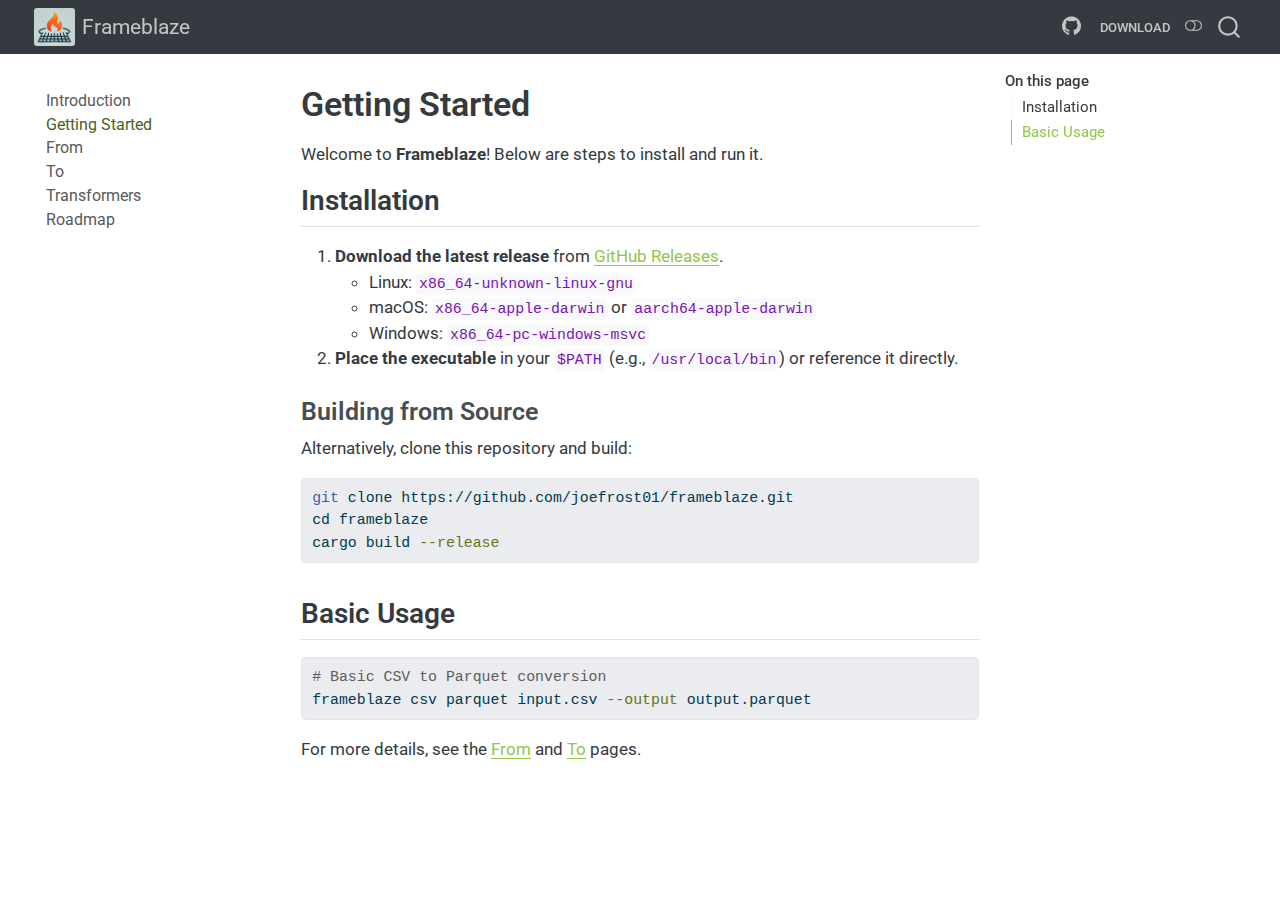
<file: getting-started.html>
<!DOCTYPE html>
<html xmlns="http://www.w3.org/1999/xhtml" lang="en" xml:lang="en"><head>

<meta charset="utf-8">
<meta name="generator" content="quarto-1.6.40">

<meta name="viewport" content="width=device-width, initial-scale=1.0, user-scalable=yes">


<title>Getting Started – Frameblaze</title>
<style>
code{white-space: pre-wrap;}
span.smallcaps{font-variant: small-caps;}
div.columns{display: flex; gap: min(4vw, 1.5em);}
div.column{flex: auto; overflow-x: auto;}
div.hanging-indent{margin-left: 1.5em; text-indent: -1.5em;}
ul.task-list{list-style: none;}
ul.task-list li input[type="checkbox"] {
  width: 0.8em;
  margin: 0 0.8em 0.2em -1em; /* quarto-specific, see https://github.com/quarto-dev/quarto-cli/issues/4556 */ 
  vertical-align: middle;
}
/* CSS for syntax highlighting */
pre > code.sourceCode { white-space: pre; position: relative; }
pre > code.sourceCode > span { line-height: 1.25; }
pre > code.sourceCode > span:empty { height: 1.2em; }
.sourceCode { overflow: visible; }
code.sourceCode > span { color: inherit; text-decoration: inherit; }
div.sourceCode { margin: 1em 0; }
pre.sourceCode { margin: 0; }
@media screen {
div.sourceCode { overflow: auto; }
}
@media print {
pre > code.sourceCode { white-space: pre-wrap; }
pre > code.sourceCode > span { display: inline-block; text-indent: -5em; padding-left: 5em; }
}
pre.numberSource code
  { counter-reset: source-line 0; }
pre.numberSource code > span
  { position: relative; left: -4em; counter-increment: source-line; }
pre.numberSource code > span > a:first-child::before
  { content: counter(source-line);
    position: relative; left: -1em; text-align: right; vertical-align: baseline;
    border: none; display: inline-block;
    -webkit-touch-callout: none; -webkit-user-select: none;
    -khtml-user-select: none; -moz-user-select: none;
    -ms-user-select: none; user-select: none;
    padding: 0 4px; width: 4em;
  }
pre.numberSource { margin-left: 3em;  padding-left: 4px; }
div.sourceCode
  {   }
@media screen {
pre > code.sourceCode > span > a:first-child::before { text-decoration: underline; }
}
</style>


<script src="site_libs/quarto-nav/quarto-nav.js"></script>
<script src="site_libs/quarto-nav/headroom.min.js"></script>
<script src="site_libs/clipboard/clipboard.min.js"></script>
<script src="site_libs/quarto-search/autocomplete.umd.js"></script>
<script src="site_libs/quarto-search/fuse.min.js"></script>
<script src="site_libs/quarto-search/quarto-search.js"></script>
<meta name="quarto:offset" content="./">
<script src="site_libs/quarto-html/quarto.js"></script>
<script src="site_libs/quarto-html/popper.min.js"></script>
<script src="site_libs/quarto-html/tippy.umd.min.js"></script>
<script src="site_libs/quarto-html/anchor.min.js"></script>
<link href="site_libs/quarto-html/tippy.css" rel="stylesheet">
<link href="site_libs/quarto-html/quarto-syntax-highlighting-549806ee2085284f45b00abea8c6df48.css" rel="stylesheet" class="quarto-color-scheme" id="quarto-text-highlighting-styles">
<link href="site_libs/quarto-html/quarto-syntax-highlighting-dark-8ea72dc5fed832574809a9c94082fbbb.css" rel="prefetch" class="quarto-color-scheme quarto-color-alternate" id="quarto-text-highlighting-styles">
<script src="site_libs/bootstrap/bootstrap.min.js"></script>
<link href="site_libs/bootstrap/bootstrap-icons.css" rel="stylesheet">
<link href="site_libs/bootstrap/bootstrap-22501a6347d7c50d37fc616aa2593389.min.css" rel="stylesheet" append-hash="true" class="quarto-color-scheme" id="quarto-bootstrap" data-mode="light">
<link href="site_libs/bootstrap/bootstrap-dark-dec82d7d67ffaf4cc5ad31c049d979b1.min.css" rel="prefetch" append-hash="true" class="quarto-color-scheme quarto-color-alternate" id="quarto-bootstrap" data-mode="dark">
<script id="quarto-search-options" type="application/json">{
  "location": "navbar",
  "copy-button": false,
  "collapse-after": 3,
  "panel-placement": "end",
  "type": "overlay",
  "limit": 50,
  "keyboard-shortcut": [
    "f",
    "/",
    "s"
  ],
  "show-item-context": false,
  "language": {
    "search-no-results-text": "No results",
    "search-matching-documents-text": "matching documents",
    "search-copy-link-title": "Copy link to search",
    "search-hide-matches-text": "Hide additional matches",
    "search-more-match-text": "more match in this document",
    "search-more-matches-text": "more matches in this document",
    "search-clear-button-title": "Clear",
    "search-text-placeholder": "",
    "search-detached-cancel-button-title": "Cancel",
    "search-submit-button-title": "Submit",
    "search-label": "Search"
  }
}</script>


<link rel="stylesheet" href="styles.css">
</head>

<body class="nav-sidebar floating nav-fixed">

<div id="quarto-search-results"></div>
  <header id="quarto-header" class="headroom fixed-top">
    <nav class="navbar navbar-expand-lg " data-bs-theme="dark">
      <div class="navbar-container container-fluid">
      <div class="navbar-brand-container mx-auto">
    <a href="./index.html" class="navbar-brand navbar-brand-logo">
    <img src="./images/logo.png" alt="" class="navbar-logo">
    </a>
    <a class="navbar-brand" href="./index.html">
    <span class="navbar-title">Frameblaze</span>
    </a>
  </div>
            <div id="quarto-search" class="" title="Search"></div>
          <button class="navbar-toggler" type="button" data-bs-toggle="collapse" data-bs-target="#navbarCollapse" aria-controls="navbarCollapse" role="menu" aria-expanded="false" aria-label="Toggle navigation" onclick="if (window.quartoToggleHeadroom) { window.quartoToggleHeadroom(); }">
  <span class="navbar-toggler-icon"></span>
</button>
          <div class="collapse navbar-collapse" id="navbarCollapse">
            <ul class="navbar-nav navbar-nav-scroll ms-auto">
  <li class="nav-item compact">
    <a class="nav-link" href="https://github.com/joefrost01/frameblaze"> <i class="bi bi-github" role="img">
</i> 
<span class="menu-text"></span></a>
  </li>  
  <li class="nav-item">
    <a class="nav-link" href="https://github.com/joefrost01/frameblaze/releases"> 
<span class="menu-text">Download</span></a>
  </li>  
</ul>
          </div> <!-- /navcollapse -->
            <div class="quarto-navbar-tools">
  <a href="" class="quarto-color-scheme-toggle quarto-navigation-tool  px-1" onclick="window.quartoToggleColorScheme(); return false;" title="Toggle dark mode"><i class="bi"></i></a>
</div>
      </div> <!-- /container-fluid -->
    </nav>
  <nav class="quarto-secondary-nav">
    <div class="container-fluid d-flex">
      <button type="button" class="quarto-btn-toggle btn" data-bs-toggle="collapse" role="button" data-bs-target=".quarto-sidebar-collapse-item" aria-controls="quarto-sidebar" aria-expanded="false" aria-label="Toggle sidebar navigation" onclick="if (window.quartoToggleHeadroom) { window.quartoToggleHeadroom(); }">
        <i class="bi bi-layout-text-sidebar-reverse"></i>
      </button>
        <nav class="quarto-page-breadcrumbs" aria-label="breadcrumb"><ol class="breadcrumb"><li class="breadcrumb-item"><a href="./getting-started.html">Getting Started</a></li></ol></nav>
        <a class="flex-grow-1" role="navigation" data-bs-toggle="collapse" data-bs-target=".quarto-sidebar-collapse-item" aria-controls="quarto-sidebar" aria-expanded="false" aria-label="Toggle sidebar navigation" onclick="if (window.quartoToggleHeadroom) { window.quartoToggleHeadroom(); }">      
        </a>
    </div>
  </nav>
</header>
<!-- content -->
<div id="quarto-content" class="quarto-container page-columns page-rows-contents page-layout-article page-navbar">
<!-- sidebar -->
  <nav id="quarto-sidebar" class="sidebar collapse collapse-horizontal quarto-sidebar-collapse-item sidebar-navigation floating overflow-auto">
    <div class="sidebar-menu-container"> 
    <ul class="list-unstyled mt-1">
        <li class="sidebar-item">
  <div class="sidebar-item-container"> 
  <a href="./index.html" class="sidebar-item-text sidebar-link">
 <span class="menu-text">Introduction</span></a>
  </div>
</li>
        <li class="sidebar-item">
  <div class="sidebar-item-container"> 
  <a href="./getting-started.html" class="sidebar-item-text sidebar-link active">
 <span class="menu-text">Getting Started</span></a>
  </div>
</li>
        <li class="sidebar-item">
  <div class="sidebar-item-container"> 
  <a href="./from.html" class="sidebar-item-text sidebar-link">
 <span class="menu-text">From</span></a>
  </div>
</li>
        <li class="sidebar-item">
  <div class="sidebar-item-container"> 
  <a href="./to.html" class="sidebar-item-text sidebar-link">
 <span class="menu-text">To</span></a>
  </div>
</li>
        <li class="sidebar-item">
  <div class="sidebar-item-container"> 
  <a href="./transformers.html" class="sidebar-item-text sidebar-link">
 <span class="menu-text">Transformers</span></a>
  </div>
</li>
        <li class="sidebar-item">
  <div class="sidebar-item-container"> 
  <a href="./roadmap.html" class="sidebar-item-text sidebar-link">
 <span class="menu-text">Roadmap</span></a>
  </div>
</li>
    </ul>
    </div>
</nav>
<div id="quarto-sidebar-glass" class="quarto-sidebar-collapse-item" data-bs-toggle="collapse" data-bs-target=".quarto-sidebar-collapse-item"></div>
<!-- margin-sidebar -->
    <div id="quarto-margin-sidebar" class="sidebar margin-sidebar">
        <nav id="TOC" role="doc-toc" class="toc-active">
    <h2 id="toc-title">On this page</h2>
   
  <ul>
  <li><a href="#installation" id="toc-installation" class="nav-link active" data-scroll-target="#installation">Installation</a>
  <ul class="collapse">
  <li><a href="#building-from-source" id="toc-building-from-source" class="nav-link" data-scroll-target="#building-from-source">Building from Source</a></li>
  </ul></li>
  <li><a href="#basic-usage" id="toc-basic-usage" class="nav-link" data-scroll-target="#basic-usage">Basic Usage</a></li>
  </ul>
</nav>
    </div>
<!-- main -->
<main class="content" id="quarto-document-content">

<header id="title-block-header" class="quarto-title-block default">
<div class="quarto-title">
<h1 class="title">Getting Started</h1>
</div>



<div class="quarto-title-meta">

    
  
    
  </div>
  


</header>


<p>Welcome to <strong>Frameblaze</strong>! Below are steps to install and run it.</p>
<section id="installation" class="level2">
<h2 class="anchored" data-anchor-id="installation">Installation</h2>
<ol type="1">
<li><strong>Download the latest release</strong> from <a href="https://github.com/joefrost01/frameblaze/releases">GitHub Releases</a>.
<ul>
<li>Linux: <code>x86_64-unknown-linux-gnu</code></li>
<li>macOS: <code>x86_64-apple-darwin</code> or <code>aarch64-apple-darwin</code></li>
<li>Windows: <code>x86_64-pc-windows-msvc</code></li>
</ul></li>
<li><strong>Place the executable</strong> in your <code>$PATH</code> (e.g., <code>/usr/local/bin</code>) or reference it directly.</li>
</ol>
<section id="building-from-source" class="level3">
<h3 class="anchored" data-anchor-id="building-from-source">Building from Source</h3>
<p>Alternatively, clone this repository and build:</p>
<div class="sourceCode" id="cb1"><pre class="sourceCode bash code-with-copy"><code class="sourceCode bash"><span id="cb1-1"><a href="#cb1-1" aria-hidden="true" tabindex="-1"></a><span class="fu">git</span> clone https://github.com/joefrost01/frameblaze.git</span>
<span id="cb1-2"><a href="#cb1-2" aria-hidden="true" tabindex="-1"></a><span class="bu">cd</span> frameblaze</span>
<span id="cb1-3"><a href="#cb1-3" aria-hidden="true" tabindex="-1"></a><span class="ex">cargo</span> build <span class="at">--release</span></span></code><button title="Copy to Clipboard" class="code-copy-button"><i class="bi"></i></button></pre></div>
</section>
</section>
<section id="basic-usage" class="level2">
<h2 class="anchored" data-anchor-id="basic-usage">Basic Usage</h2>
<div class="sourceCode" id="cb2"><pre class="sourceCode bash code-with-copy"><code class="sourceCode bash"><span id="cb2-1"><a href="#cb2-1" aria-hidden="true" tabindex="-1"></a><span class="co"># Basic CSV to Parquet conversion</span></span>
<span id="cb2-2"><a href="#cb2-2" aria-hidden="true" tabindex="-1"></a><span class="ex">frameblaze</span> csv parquet input.csv <span class="at">--output</span> output.parquet</span></code><button title="Copy to Clipboard" class="code-copy-button"><i class="bi"></i></button></pre></div>
<p>For more details, see the <strong><a href="./from.html">From</a></strong> and <strong><a href="./to.html">To</a></strong> pages.</p>


</section>

</main> <!-- /main -->
<script id="quarto-html-after-body" type="application/javascript">
window.document.addEventListener("DOMContentLoaded", function (event) {
  const toggleBodyColorMode = (bsSheetEl) => {
    const mode = bsSheetEl.getAttribute("data-mode");
    const bodyEl = window.document.querySelector("body");
    if (mode === "dark") {
      bodyEl.classList.add("quarto-dark");
      bodyEl.classList.remove("quarto-light");
    } else {
      bodyEl.classList.add("quarto-light");
      bodyEl.classList.remove("quarto-dark");
    }
  }
  const toggleBodyColorPrimary = () => {
    const bsSheetEl = window.document.querySelector("link#quarto-bootstrap");
    if (bsSheetEl) {
      toggleBodyColorMode(bsSheetEl);
    }
  }
  toggleBodyColorPrimary();  
  const disableStylesheet = (stylesheets) => {
    for (let i=0; i < stylesheets.length; i++) {
      const stylesheet = stylesheets[i];
      stylesheet.rel = 'prefetch';
    }
  }
  const enableStylesheet = (stylesheets) => {
    for (let i=0; i < stylesheets.length; i++) {
      const stylesheet = stylesheets[i];
      stylesheet.rel = 'stylesheet';
    }
  }
  const manageTransitions = (selector, allowTransitions) => {
    const els = window.document.querySelectorAll(selector);
    for (let i=0; i < els.length; i++) {
      const el = els[i];
      if (allowTransitions) {
        el.classList.remove('notransition');
      } else {
        el.classList.add('notransition');
      }
    }
  }
  const toggleGiscusIfUsed = (isAlternate, darkModeDefault) => {
    const baseTheme = document.querySelector('#giscus-base-theme')?.value ?? 'light';
    const alternateTheme = document.querySelector('#giscus-alt-theme')?.value ?? 'dark';
    let newTheme = '';
    if(darkModeDefault) {
      newTheme = isAlternate ? baseTheme : alternateTheme;
    } else {
      newTheme = isAlternate ? alternateTheme : baseTheme;
    }
    const changeGiscusTheme = () => {
      // From: https://github.com/giscus/giscus/issues/336
      const sendMessage = (message) => {
        const iframe = document.querySelector('iframe.giscus-frame');
        if (!iframe) return;
        iframe.contentWindow.postMessage({ giscus: message }, 'https://giscus.app');
      }
      sendMessage({
        setConfig: {
          theme: newTheme
        }
      });
    }
    const isGiscussLoaded = window.document.querySelector('iframe.giscus-frame') !== null;
    if (isGiscussLoaded) {
      changeGiscusTheme();
    }
  }
  const toggleColorMode = (alternate) => {
    // Switch the stylesheets
    const alternateStylesheets = window.document.querySelectorAll('link.quarto-color-scheme.quarto-color-alternate');
    manageTransitions('#quarto-margin-sidebar .nav-link', false);
    if (alternate) {
      enableStylesheet(alternateStylesheets);
      for (const sheetNode of alternateStylesheets) {
        if (sheetNode.id === "quarto-bootstrap") {
          toggleBodyColorMode(sheetNode);
        }
      }
    } else {
      disableStylesheet(alternateStylesheets);
      toggleBodyColorPrimary();
    }
    manageTransitions('#quarto-margin-sidebar .nav-link', true);
    // Switch the toggles
    const toggles = window.document.querySelectorAll('.quarto-color-scheme-toggle');
    for (let i=0; i < toggles.length; i++) {
      const toggle = toggles[i];
      if (toggle) {
        if (alternate) {
          toggle.classList.add("alternate");     
        } else {
          toggle.classList.remove("alternate");
        }
      }
    }
    // Hack to workaround the fact that safari doesn't
    // properly recolor the scrollbar when toggling (#1455)
    if (navigator.userAgent.indexOf('Safari') > 0 && navigator.userAgent.indexOf('Chrome') == -1) {
      manageTransitions("body", false);
      window.scrollTo(0, 1);
      setTimeout(() => {
        window.scrollTo(0, 0);
        manageTransitions("body", true);
      }, 40);  
    }
  }
  const isFileUrl = () => { 
    return window.location.protocol === 'file:';
  }
  const hasAlternateSentinel = () => {  
    let styleSentinel = getColorSchemeSentinel();
    if (styleSentinel !== null) {
      return styleSentinel === "alternate";
    } else {
      return false;
    }
  }
  const setStyleSentinel = (alternate) => {
    const value = alternate ? "alternate" : "default";
    if (!isFileUrl()) {
      window.localStorage.setItem("quarto-color-scheme", value);
    } else {
      localAlternateSentinel = value;
    }
  }
  const getColorSchemeSentinel = () => {
    if (!isFileUrl()) {
      const storageValue = window.localStorage.getItem("quarto-color-scheme");
      return storageValue != null ? storageValue : localAlternateSentinel;
    } else {
      return localAlternateSentinel;
    }
  }
  const darkModeDefault = false;
  let localAlternateSentinel = darkModeDefault ? 'alternate' : 'default';
  // Dark / light mode switch
  window.quartoToggleColorScheme = () => {
    // Read the current dark / light value 
    let toAlternate = !hasAlternateSentinel();
    toggleColorMode(toAlternate);
    setStyleSentinel(toAlternate);
    toggleGiscusIfUsed(toAlternate, darkModeDefault);
  };
  // Ensure there is a toggle, if there isn't float one in the top right
  if (window.document.querySelector('.quarto-color-scheme-toggle') === null) {
    const a = window.document.createElement('a');
    a.classList.add('top-right');
    a.classList.add('quarto-color-scheme-toggle');
    a.href = "";
    a.onclick = function() { try { window.quartoToggleColorScheme(); } catch {} return false; };
    const i = window.document.createElement("i");
    i.classList.add('bi');
    a.appendChild(i);
    window.document.body.appendChild(a);
  }
  // Switch to dark mode if need be
  if (hasAlternateSentinel()) {
    toggleColorMode(true);
  } else {
    toggleColorMode(false);
  }
  const icon = "";
  const anchorJS = new window.AnchorJS();
  anchorJS.options = {
    placement: 'right',
    icon: icon
  };
  anchorJS.add('.anchored');
  const isCodeAnnotation = (el) => {
    for (const clz of el.classList) {
      if (clz.startsWith('code-annotation-')) {                     
        return true;
      }
    }
    return false;
  }
  const onCopySuccess = function(e) {
    // button target
    const button = e.trigger;
    // don't keep focus
    button.blur();
    // flash "checked"
    button.classList.add('code-copy-button-checked');
    var currentTitle = button.getAttribute("title");
    button.setAttribute("title", "Copied!");
    let tooltip;
    if (window.bootstrap) {
      button.setAttribute("data-bs-toggle", "tooltip");
      button.setAttribute("data-bs-placement", "left");
      button.setAttribute("data-bs-title", "Copied!");
      tooltip = new bootstrap.Tooltip(button, 
        { trigger: "manual", 
          customClass: "code-copy-button-tooltip",
          offset: [0, -8]});
      tooltip.show();    
    }
    setTimeout(function() {
      if (tooltip) {
        tooltip.hide();
        button.removeAttribute("data-bs-title");
        button.removeAttribute("data-bs-toggle");
        button.removeAttribute("data-bs-placement");
      }
      button.setAttribute("title", currentTitle);
      button.classList.remove('code-copy-button-checked');
    }, 1000);
    // clear code selection
    e.clearSelection();
  }
  const getTextToCopy = function(trigger) {
      const codeEl = trigger.previousElementSibling.cloneNode(true);
      for (const childEl of codeEl.children) {
        if (isCodeAnnotation(childEl)) {
          childEl.remove();
        }
      }
      return codeEl.innerText;
  }
  const clipboard = new window.ClipboardJS('.code-copy-button:not([data-in-quarto-modal])', {
    text: getTextToCopy
  });
  clipboard.on('success', onCopySuccess);
  if (window.document.getElementById('quarto-embedded-source-code-modal')) {
    const clipboardModal = new window.ClipboardJS('.code-copy-button[data-in-quarto-modal]', {
      text: getTextToCopy,
      container: window.document.getElementById('quarto-embedded-source-code-modal')
    });
    clipboardModal.on('success', onCopySuccess);
  }
    var localhostRegex = new RegExp(/^(?:http|https):\/\/localhost\:?[0-9]*\//);
    var mailtoRegex = new RegExp(/^mailto:/);
      var filterRegex = new RegExp("https:\/\/joefrost01\.github\.io\/frameblaze\/");
    var isInternal = (href) => {
        return filterRegex.test(href) || localhostRegex.test(href) || mailtoRegex.test(href);
    }
    // Inspect non-navigation links and adorn them if external
 	var links = window.document.querySelectorAll('a[href]:not(.nav-link):not(.navbar-brand):not(.toc-action):not(.sidebar-link):not(.sidebar-item-toggle):not(.pagination-link):not(.no-external):not([aria-hidden]):not(.dropdown-item):not(.quarto-navigation-tool):not(.about-link)');
    for (var i=0; i<links.length; i++) {
      const link = links[i];
      if (!isInternal(link.href)) {
        // undo the damage that might have been done by quarto-nav.js in the case of
        // links that we want to consider external
        if (link.dataset.originalHref !== undefined) {
          link.href = link.dataset.originalHref;
        }
      }
    }
  function tippyHover(el, contentFn, onTriggerFn, onUntriggerFn) {
    const config = {
      allowHTML: true,
      maxWidth: 500,
      delay: 100,
      arrow: false,
      appendTo: function(el) {
          return el.parentElement;
      },
      interactive: true,
      interactiveBorder: 10,
      theme: 'quarto',
      placement: 'bottom-start',
    };
    if (contentFn) {
      config.content = contentFn;
    }
    if (onTriggerFn) {
      config.onTrigger = onTriggerFn;
    }
    if (onUntriggerFn) {
      config.onUntrigger = onUntriggerFn;
    }
    window.tippy(el, config); 
  }
  const noterefs = window.document.querySelectorAll('a[role="doc-noteref"]');
  for (var i=0; i<noterefs.length; i++) {
    const ref = noterefs[i];
    tippyHover(ref, function() {
      // use id or data attribute instead here
      let href = ref.getAttribute('data-footnote-href') || ref.getAttribute('href');
      try { href = new URL(href).hash; } catch {}
      const id = href.replace(/^#\/?/, "");
      const note = window.document.getElementById(id);
      if (note) {
        return note.innerHTML;
      } else {
        return "";
      }
    });
  }
  const xrefs = window.document.querySelectorAll('a.quarto-xref');
  const processXRef = (id, note) => {
    // Strip column container classes
    const stripColumnClz = (el) => {
      el.classList.remove("page-full", "page-columns");
      if (el.children) {
        for (const child of el.children) {
          stripColumnClz(child);
        }
      }
    }
    stripColumnClz(note)
    if (id === null || id.startsWith('sec-')) {
      // Special case sections, only their first couple elements
      const container = document.createElement("div");
      if (note.children && note.children.length > 2) {
        container.appendChild(note.children[0].cloneNode(true));
        for (let i = 1; i < note.children.length; i++) {
          const child = note.children[i];
          if (child.tagName === "P" && child.innerText === "") {
            continue;
          } else {
            container.appendChild(child.cloneNode(true));
            break;
          }
        }
        if (window.Quarto?.typesetMath) {
          window.Quarto.typesetMath(container);
        }
        return container.innerHTML
      } else {
        if (window.Quarto?.typesetMath) {
          window.Quarto.typesetMath(note);
        }
        return note.innerHTML;
      }
    } else {
      // Remove any anchor links if they are present
      const anchorLink = note.querySelector('a.anchorjs-link');
      if (anchorLink) {
        anchorLink.remove();
      }
      if (window.Quarto?.typesetMath) {
        window.Quarto.typesetMath(note);
      }
      if (note.classList.contains("callout")) {
        return note.outerHTML;
      } else {
        return note.innerHTML;
      }
    }
  }
  for (var i=0; i<xrefs.length; i++) {
    const xref = xrefs[i];
    tippyHover(xref, undefined, function(instance) {
      instance.disable();
      let url = xref.getAttribute('href');
      let hash = undefined; 
      if (url.startsWith('#')) {
        hash = url;
      } else {
        try { hash = new URL(url).hash; } catch {}
      }
      if (hash) {
        const id = hash.replace(/^#\/?/, "");
        const note = window.document.getElementById(id);
        if (note !== null) {
          try {
            const html = processXRef(id, note.cloneNode(true));
            instance.setContent(html);
          } finally {
            instance.enable();
            instance.show();
          }
        } else {
          // See if we can fetch this
          fetch(url.split('#')[0])
          .then(res => res.text())
          .then(html => {
            const parser = new DOMParser();
            const htmlDoc = parser.parseFromString(html, "text/html");
            const note = htmlDoc.getElementById(id);
            if (note !== null) {
              const html = processXRef(id, note);
              instance.setContent(html);
            } 
          }).finally(() => {
            instance.enable();
            instance.show();
          });
        }
      } else {
        // See if we can fetch a full url (with no hash to target)
        // This is a special case and we should probably do some content thinning / targeting
        fetch(url)
        .then(res => res.text())
        .then(html => {
          const parser = new DOMParser();
          const htmlDoc = parser.parseFromString(html, "text/html");
          const note = htmlDoc.querySelector('main.content');
          if (note !== null) {
            // This should only happen for chapter cross references
            // (since there is no id in the URL)
            // remove the first header
            if (note.children.length > 0 && note.children[0].tagName === "HEADER") {
              note.children[0].remove();
            }
            const html = processXRef(null, note);
            instance.setContent(html);
          } 
        }).finally(() => {
          instance.enable();
          instance.show();
        });
      }
    }, function(instance) {
    });
  }
      let selectedAnnoteEl;
      const selectorForAnnotation = ( cell, annotation) => {
        let cellAttr = 'data-code-cell="' + cell + '"';
        let lineAttr = 'data-code-annotation="' +  annotation + '"';
        const selector = 'span[' + cellAttr + '][' + lineAttr + ']';
        return selector;
      }
      const selectCodeLines = (annoteEl) => {
        const doc = window.document;
        const targetCell = annoteEl.getAttribute("data-target-cell");
        const targetAnnotation = annoteEl.getAttribute("data-target-annotation");
        const annoteSpan = window.document.querySelector(selectorForAnnotation(targetCell, targetAnnotation));
        const lines = annoteSpan.getAttribute("data-code-lines").split(",");
        const lineIds = lines.map((line) => {
          return targetCell + "-" + line;
        })
        let top = null;
        let height = null;
        let parent = null;
        if (lineIds.length > 0) {
            //compute the position of the single el (top and bottom and make a div)
            const el = window.document.getElementById(lineIds[0]);
            top = el.offsetTop;
            height = el.offsetHeight;
            parent = el.parentElement.parentElement;
          if (lineIds.length > 1) {
            const lastEl = window.document.getElementById(lineIds[lineIds.length - 1]);
            const bottom = lastEl.offsetTop + lastEl.offsetHeight;
            height = bottom - top;
          }
          if (top !== null && height !== null && parent !== null) {
            // cook up a div (if necessary) and position it 
            let div = window.document.getElementById("code-annotation-line-highlight");
            if (div === null) {
              div = window.document.createElement("div");
              div.setAttribute("id", "code-annotation-line-highlight");
              div.style.position = 'absolute';
              parent.appendChild(div);
            }
            div.style.top = top - 2 + "px";
            div.style.height = height + 4 + "px";
            div.style.left = 0;
            let gutterDiv = window.document.getElementById("code-annotation-line-highlight-gutter");
            if (gutterDiv === null) {
              gutterDiv = window.document.createElement("div");
              gutterDiv.setAttribute("id", "code-annotation-line-highlight-gutter");
              gutterDiv.style.position = 'absolute';
              const codeCell = window.document.getElementById(targetCell);
              const gutter = codeCell.querySelector('.code-annotation-gutter');
              gutter.appendChild(gutterDiv);
            }
            gutterDiv.style.top = top - 2 + "px";
            gutterDiv.style.height = height + 4 + "px";
          }
          selectedAnnoteEl = annoteEl;
        }
      };
      const unselectCodeLines = () => {
        const elementsIds = ["code-annotation-line-highlight", "code-annotation-line-highlight-gutter"];
        elementsIds.forEach((elId) => {
          const div = window.document.getElementById(elId);
          if (div) {
            div.remove();
          }
        });
        selectedAnnoteEl = undefined;
      };
        // Handle positioning of the toggle
    window.addEventListener(
      "resize",
      throttle(() => {
        elRect = undefined;
        if (selectedAnnoteEl) {
          selectCodeLines(selectedAnnoteEl);
        }
      }, 10)
    );
    function throttle(fn, ms) {
    let throttle = false;
    let timer;
      return (...args) => {
        if(!throttle) { // first call gets through
            fn.apply(this, args);
            throttle = true;
        } else { // all the others get throttled
            if(timer) clearTimeout(timer); // cancel #2
            timer = setTimeout(() => {
              fn.apply(this, args);
              timer = throttle = false;
            }, ms);
        }
      };
    }
      // Attach click handler to the DT
      const annoteDls = window.document.querySelectorAll('dt[data-target-cell]');
      for (const annoteDlNode of annoteDls) {
        annoteDlNode.addEventListener('click', (event) => {
          const clickedEl = event.target;
          if (clickedEl !== selectedAnnoteEl) {
            unselectCodeLines();
            const activeEl = window.document.querySelector('dt[data-target-cell].code-annotation-active');
            if (activeEl) {
              activeEl.classList.remove('code-annotation-active');
            }
            selectCodeLines(clickedEl);
            clickedEl.classList.add('code-annotation-active');
          } else {
            // Unselect the line
            unselectCodeLines();
            clickedEl.classList.remove('code-annotation-active');
          }
        });
      }
  const findCites = (el) => {
    const parentEl = el.parentElement;
    if (parentEl) {
      const cites = parentEl.dataset.cites;
      if (cites) {
        return {
          el,
          cites: cites.split(' ')
        };
      } else {
        return findCites(el.parentElement)
      }
    } else {
      return undefined;
    }
  };
  var bibliorefs = window.document.querySelectorAll('a[role="doc-biblioref"]');
  for (var i=0; i<bibliorefs.length; i++) {
    const ref = bibliorefs[i];
    const citeInfo = findCites(ref);
    if (citeInfo) {
      tippyHover(citeInfo.el, function() {
        var popup = window.document.createElement('div');
        citeInfo.cites.forEach(function(cite) {
          var citeDiv = window.document.createElement('div');
          citeDiv.classList.add('hanging-indent');
          citeDiv.classList.add('csl-entry');
          var biblioDiv = window.document.getElementById('ref-' + cite);
          if (biblioDiv) {
            citeDiv.innerHTML = biblioDiv.innerHTML;
          }
          popup.appendChild(citeDiv);
        });
        return popup.innerHTML;
      });
    }
  }
});
</script>
</div> <!-- /content -->




</body></html>
</file>
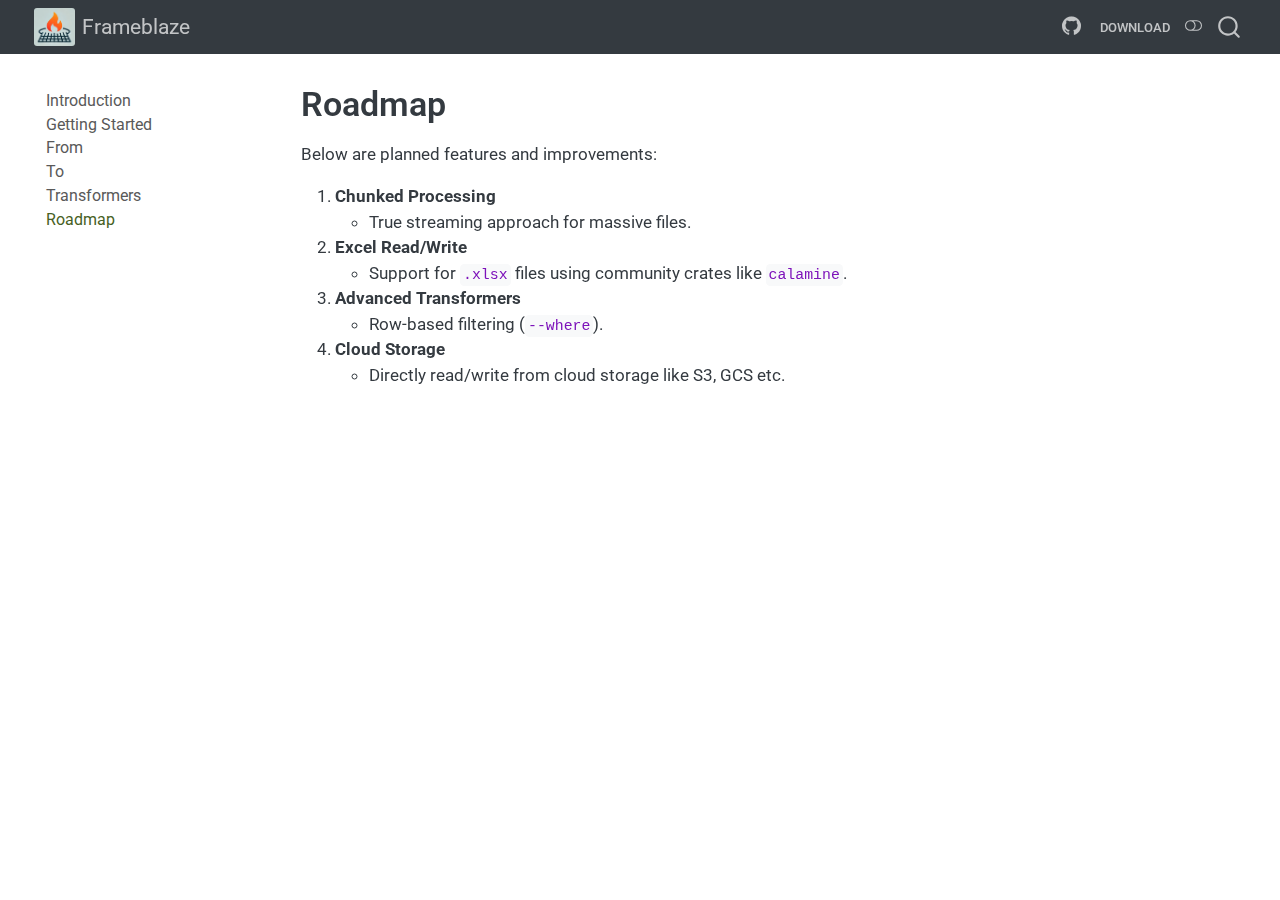
<file: roadmap.html>
<!DOCTYPE html>
<html xmlns="http://www.w3.org/1999/xhtml" lang="en" xml:lang="en"><head>

<meta charset="utf-8">
<meta name="generator" content="quarto-1.6.40">

<meta name="viewport" content="width=device-width, initial-scale=1.0, user-scalable=yes">


<title>Roadmap – Frameblaze</title>
<style>
code{white-space: pre-wrap;}
span.smallcaps{font-variant: small-caps;}
div.columns{display: flex; gap: min(4vw, 1.5em);}
div.column{flex: auto; overflow-x: auto;}
div.hanging-indent{margin-left: 1.5em; text-indent: -1.5em;}
ul.task-list{list-style: none;}
ul.task-list li input[type="checkbox"] {
  width: 0.8em;
  margin: 0 0.8em 0.2em -1em; /* quarto-specific, see https://github.com/quarto-dev/quarto-cli/issues/4556 */ 
  vertical-align: middle;
}
</style>


<script src="site_libs/quarto-nav/quarto-nav.js"></script>
<script src="site_libs/quarto-nav/headroom.min.js"></script>
<script src="site_libs/clipboard/clipboard.min.js"></script>
<script src="site_libs/quarto-search/autocomplete.umd.js"></script>
<script src="site_libs/quarto-search/fuse.min.js"></script>
<script src="site_libs/quarto-search/quarto-search.js"></script>
<meta name="quarto:offset" content="./">
<script src="site_libs/quarto-html/quarto.js"></script>
<script src="site_libs/quarto-html/popper.min.js"></script>
<script src="site_libs/quarto-html/tippy.umd.min.js"></script>
<script src="site_libs/quarto-html/anchor.min.js"></script>
<link href="site_libs/quarto-html/tippy.css" rel="stylesheet">
<link href="site_libs/quarto-html/quarto-syntax-highlighting-549806ee2085284f45b00abea8c6df48.css" rel="stylesheet" class="quarto-color-scheme" id="quarto-text-highlighting-styles">
<link href="site_libs/quarto-html/quarto-syntax-highlighting-dark-8ea72dc5fed832574809a9c94082fbbb.css" rel="prefetch" class="quarto-color-scheme quarto-color-alternate" id="quarto-text-highlighting-styles">
<script src="site_libs/bootstrap/bootstrap.min.js"></script>
<link href="site_libs/bootstrap/bootstrap-icons.css" rel="stylesheet">
<link href="site_libs/bootstrap/bootstrap-22501a6347d7c50d37fc616aa2593389.min.css" rel="stylesheet" append-hash="true" class="quarto-color-scheme" id="quarto-bootstrap" data-mode="light">
<link href="site_libs/bootstrap/bootstrap-dark-dec82d7d67ffaf4cc5ad31c049d979b1.min.css" rel="prefetch" append-hash="true" class="quarto-color-scheme quarto-color-alternate" id="quarto-bootstrap" data-mode="dark">
<script id="quarto-search-options" type="application/json">{
  "location": "navbar",
  "copy-button": false,
  "collapse-after": 3,
  "panel-placement": "end",
  "type": "overlay",
  "limit": 50,
  "keyboard-shortcut": [
    "f",
    "/",
    "s"
  ],
  "show-item-context": false,
  "language": {
    "search-no-results-text": "No results",
    "search-matching-documents-text": "matching documents",
    "search-copy-link-title": "Copy link to search",
    "search-hide-matches-text": "Hide additional matches",
    "search-more-match-text": "more match in this document",
    "search-more-matches-text": "more matches in this document",
    "search-clear-button-title": "Clear",
    "search-text-placeholder": "",
    "search-detached-cancel-button-title": "Cancel",
    "search-submit-button-title": "Submit",
    "search-label": "Search"
  }
}</script>


<link rel="stylesheet" href="styles.css">
</head>

<body class="nav-sidebar floating nav-fixed">

<div id="quarto-search-results"></div>
  <header id="quarto-header" class="headroom fixed-top">
    <nav class="navbar navbar-expand-lg " data-bs-theme="dark">
      <div class="navbar-container container-fluid">
      <div class="navbar-brand-container mx-auto">
    <a href="./index.html" class="navbar-brand navbar-brand-logo">
    <img src="./images/logo.png" alt="" class="navbar-logo">
    </a>
    <a class="navbar-brand" href="./index.html">
    <span class="navbar-title">Frameblaze</span>
    </a>
  </div>
            <div id="quarto-search" class="" title="Search"></div>
          <button class="navbar-toggler" type="button" data-bs-toggle="collapse" data-bs-target="#navbarCollapse" aria-controls="navbarCollapse" role="menu" aria-expanded="false" aria-label="Toggle navigation" onclick="if (window.quartoToggleHeadroom) { window.quartoToggleHeadroom(); }">
  <span class="navbar-toggler-icon"></span>
</button>
          <div class="collapse navbar-collapse" id="navbarCollapse">
            <ul class="navbar-nav navbar-nav-scroll ms-auto">
  <li class="nav-item compact">
    <a class="nav-link" href="https://github.com/joefrost01/frameblaze"> <i class="bi bi-github" role="img">
</i> 
<span class="menu-text"></span></a>
  </li>  
  <li class="nav-item">
    <a class="nav-link" href="https://github.com/joefrost01/frameblaze/releases"> 
<span class="menu-text">Download</span></a>
  </li>  
</ul>
          </div> <!-- /navcollapse -->
            <div class="quarto-navbar-tools">
  <a href="" class="quarto-color-scheme-toggle quarto-navigation-tool  px-1" onclick="window.quartoToggleColorScheme(); return false;" title="Toggle dark mode"><i class="bi"></i></a>
</div>
      </div> <!-- /container-fluid -->
    </nav>
  <nav class="quarto-secondary-nav">
    <div class="container-fluid d-flex">
      <button type="button" class="quarto-btn-toggle btn" data-bs-toggle="collapse" role="button" data-bs-target=".quarto-sidebar-collapse-item" aria-controls="quarto-sidebar" aria-expanded="false" aria-label="Toggle sidebar navigation" onclick="if (window.quartoToggleHeadroom) { window.quartoToggleHeadroom(); }">
        <i class="bi bi-layout-text-sidebar-reverse"></i>
      </button>
        <nav class="quarto-page-breadcrumbs" aria-label="breadcrumb"><ol class="breadcrumb"><li class="breadcrumb-item"><a href="./roadmap.html">Roadmap</a></li></ol></nav>
        <a class="flex-grow-1" role="navigation" data-bs-toggle="collapse" data-bs-target=".quarto-sidebar-collapse-item" aria-controls="quarto-sidebar" aria-expanded="false" aria-label="Toggle sidebar navigation" onclick="if (window.quartoToggleHeadroom) { window.quartoToggleHeadroom(); }">      
        </a>
    </div>
  </nav>
</header>
<!-- content -->
<div id="quarto-content" class="quarto-container page-columns page-rows-contents page-layout-article page-navbar">
<!-- sidebar -->
  <nav id="quarto-sidebar" class="sidebar collapse collapse-horizontal quarto-sidebar-collapse-item sidebar-navigation floating overflow-auto">
    <div class="sidebar-menu-container"> 
    <ul class="list-unstyled mt-1">
        <li class="sidebar-item">
  <div class="sidebar-item-container"> 
  <a href="./index.html" class="sidebar-item-text sidebar-link">
 <span class="menu-text">Introduction</span></a>
  </div>
</li>
        <li class="sidebar-item">
  <div class="sidebar-item-container"> 
  <a href="./getting-started.html" class="sidebar-item-text sidebar-link">
 <span class="menu-text">Getting Started</span></a>
  </div>
</li>
        <li class="sidebar-item">
  <div class="sidebar-item-container"> 
  <a href="./from.html" class="sidebar-item-text sidebar-link">
 <span class="menu-text">From</span></a>
  </div>
</li>
        <li class="sidebar-item">
  <div class="sidebar-item-container"> 
  <a href="./to.html" class="sidebar-item-text sidebar-link">
 <span class="menu-text">To</span></a>
  </div>
</li>
        <li class="sidebar-item">
  <div class="sidebar-item-container"> 
  <a href="./transformers.html" class="sidebar-item-text sidebar-link">
 <span class="menu-text">Transformers</span></a>
  </div>
</li>
        <li class="sidebar-item">
  <div class="sidebar-item-container"> 
  <a href="./roadmap.html" class="sidebar-item-text sidebar-link active">
 <span class="menu-text">Roadmap</span></a>
  </div>
</li>
    </ul>
    </div>
</nav>
<div id="quarto-sidebar-glass" class="quarto-sidebar-collapse-item" data-bs-toggle="collapse" data-bs-target=".quarto-sidebar-collapse-item"></div>
<!-- margin-sidebar -->
    <div id="quarto-margin-sidebar" class="sidebar margin-sidebar zindex-bottom">
        
    </div>
<!-- main -->
<main class="content" id="quarto-document-content">

<header id="title-block-header" class="quarto-title-block default">
<div class="quarto-title">
<h1 class="title">Roadmap</h1>
</div>



<div class="quarto-title-meta">

    
  
    
  </div>
  


</header>


<p>Below are planned features and improvements:</p>
<ol type="1">
<li><strong>Chunked Processing</strong>
<ul>
<li>True streaming approach for massive files.</li>
</ul></li>
<li><strong>Excel Read/Write</strong>
<ul>
<li>Support for <code>.xlsx</code> files using community crates like <code>calamine</code>.</li>
</ul></li>
<li><strong>Advanced Transformers</strong>
<ul>
<li>Row-based filtering (<code>--where</code>).</li>
</ul></li>
<li><strong>Cloud Storage</strong>
<ul>
<li>Directly read/write from cloud storage like S3, GCS etc.</li>
</ul></li>
</ol>



</main> <!-- /main -->
<script id="quarto-html-after-body" type="application/javascript">
window.document.addEventListener("DOMContentLoaded", function (event) {
  const toggleBodyColorMode = (bsSheetEl) => {
    const mode = bsSheetEl.getAttribute("data-mode");
    const bodyEl = window.document.querySelector("body");
    if (mode === "dark") {
      bodyEl.classList.add("quarto-dark");
      bodyEl.classList.remove("quarto-light");
    } else {
      bodyEl.classList.add("quarto-light");
      bodyEl.classList.remove("quarto-dark");
    }
  }
  const toggleBodyColorPrimary = () => {
    const bsSheetEl = window.document.querySelector("link#quarto-bootstrap");
    if (bsSheetEl) {
      toggleBodyColorMode(bsSheetEl);
    }
  }
  toggleBodyColorPrimary();  
  const disableStylesheet = (stylesheets) => {
    for (let i=0; i < stylesheets.length; i++) {
      const stylesheet = stylesheets[i];
      stylesheet.rel = 'prefetch';
    }
  }
  const enableStylesheet = (stylesheets) => {
    for (let i=0; i < stylesheets.length; i++) {
      const stylesheet = stylesheets[i];
      stylesheet.rel = 'stylesheet';
    }
  }
  const manageTransitions = (selector, allowTransitions) => {
    const els = window.document.querySelectorAll(selector);
    for (let i=0; i < els.length; i++) {
      const el = els[i];
      if (allowTransitions) {
        el.classList.remove('notransition');
      } else {
        el.classList.add('notransition');
      }
    }
  }
  const toggleGiscusIfUsed = (isAlternate, darkModeDefault) => {
    const baseTheme = document.querySelector('#giscus-base-theme')?.value ?? 'light';
    const alternateTheme = document.querySelector('#giscus-alt-theme')?.value ?? 'dark';
    let newTheme = '';
    if(darkModeDefault) {
      newTheme = isAlternate ? baseTheme : alternateTheme;
    } else {
      newTheme = isAlternate ? alternateTheme : baseTheme;
    }
    const changeGiscusTheme = () => {
      // From: https://github.com/giscus/giscus/issues/336
      const sendMessage = (message) => {
        const iframe = document.querySelector('iframe.giscus-frame');
        if (!iframe) return;
        iframe.contentWindow.postMessage({ giscus: message }, 'https://giscus.app');
      }
      sendMessage({
        setConfig: {
          theme: newTheme
        }
      });
    }
    const isGiscussLoaded = window.document.querySelector('iframe.giscus-frame') !== null;
    if (isGiscussLoaded) {
      changeGiscusTheme();
    }
  }
  const toggleColorMode = (alternate) => {
    // Switch the stylesheets
    const alternateStylesheets = window.document.querySelectorAll('link.quarto-color-scheme.quarto-color-alternate');
    manageTransitions('#quarto-margin-sidebar .nav-link', false);
    if (alternate) {
      enableStylesheet(alternateStylesheets);
      for (const sheetNode of alternateStylesheets) {
        if (sheetNode.id === "quarto-bootstrap") {
          toggleBodyColorMode(sheetNode);
        }
      }
    } else {
      disableStylesheet(alternateStylesheets);
      toggleBodyColorPrimary();
    }
    manageTransitions('#quarto-margin-sidebar .nav-link', true);
    // Switch the toggles
    const toggles = window.document.querySelectorAll('.quarto-color-scheme-toggle');
    for (let i=0; i < toggles.length; i++) {
      const toggle = toggles[i];
      if (toggle) {
        if (alternate) {
          toggle.classList.add("alternate");     
        } else {
          toggle.classList.remove("alternate");
        }
      }
    }
    // Hack to workaround the fact that safari doesn't
    // properly recolor the scrollbar when toggling (#1455)
    if (navigator.userAgent.indexOf('Safari') > 0 && navigator.userAgent.indexOf('Chrome') == -1) {
      manageTransitions("body", false);
      window.scrollTo(0, 1);
      setTimeout(() => {
        window.scrollTo(0, 0);
        manageTransitions("body", true);
      }, 40);  
    }
  }
  const isFileUrl = () => { 
    return window.location.protocol === 'file:';
  }
  const hasAlternateSentinel = () => {  
    let styleSentinel = getColorSchemeSentinel();
    if (styleSentinel !== null) {
      return styleSentinel === "alternate";
    } else {
      return false;
    }
  }
  const setStyleSentinel = (alternate) => {
    const value = alternate ? "alternate" : "default";
    if (!isFileUrl()) {
      window.localStorage.setItem("quarto-color-scheme", value);
    } else {
      localAlternateSentinel = value;
    }
  }
  const getColorSchemeSentinel = () => {
    if (!isFileUrl()) {
      const storageValue = window.localStorage.getItem("quarto-color-scheme");
      return storageValue != null ? storageValue : localAlternateSentinel;
    } else {
      return localAlternateSentinel;
    }
  }
  const darkModeDefault = false;
  let localAlternateSentinel = darkModeDefault ? 'alternate' : 'default';
  // Dark / light mode switch
  window.quartoToggleColorScheme = () => {
    // Read the current dark / light value 
    let toAlternate = !hasAlternateSentinel();
    toggleColorMode(toAlternate);
    setStyleSentinel(toAlternate);
    toggleGiscusIfUsed(toAlternate, darkModeDefault);
  };
  // Ensure there is a toggle, if there isn't float one in the top right
  if (window.document.querySelector('.quarto-color-scheme-toggle') === null) {
    const a = window.document.createElement('a');
    a.classList.add('top-right');
    a.classList.add('quarto-color-scheme-toggle');
    a.href = "";
    a.onclick = function() { try { window.quartoToggleColorScheme(); } catch {} return false; };
    const i = window.document.createElement("i");
    i.classList.add('bi');
    a.appendChild(i);
    window.document.body.appendChild(a);
  }
  // Switch to dark mode if need be
  if (hasAlternateSentinel()) {
    toggleColorMode(true);
  } else {
    toggleColorMode(false);
  }
  const icon = "";
  const anchorJS = new window.AnchorJS();
  anchorJS.options = {
    placement: 'right',
    icon: icon
  };
  anchorJS.add('.anchored');
  const isCodeAnnotation = (el) => {
    for (const clz of el.classList) {
      if (clz.startsWith('code-annotation-')) {                     
        return true;
      }
    }
    return false;
  }
  const onCopySuccess = function(e) {
    // button target
    const button = e.trigger;
    // don't keep focus
    button.blur();
    // flash "checked"
    button.classList.add('code-copy-button-checked');
    var currentTitle = button.getAttribute("title");
    button.setAttribute("title", "Copied!");
    let tooltip;
    if (window.bootstrap) {
      button.setAttribute("data-bs-toggle", "tooltip");
      button.setAttribute("data-bs-placement", "left");
      button.setAttribute("data-bs-title", "Copied!");
      tooltip = new bootstrap.Tooltip(button, 
        { trigger: "manual", 
          customClass: "code-copy-button-tooltip",
          offset: [0, -8]});
      tooltip.show();    
    }
    setTimeout(function() {
      if (tooltip) {
        tooltip.hide();
        button.removeAttribute("data-bs-title");
        button.removeAttribute("data-bs-toggle");
        button.removeAttribute("data-bs-placement");
      }
      button.setAttribute("title", currentTitle);
      button.classList.remove('code-copy-button-checked');
    }, 1000);
    // clear code selection
    e.clearSelection();
  }
  const getTextToCopy = function(trigger) {
      const codeEl = trigger.previousElementSibling.cloneNode(true);
      for (const childEl of codeEl.children) {
        if (isCodeAnnotation(childEl)) {
          childEl.remove();
        }
      }
      return codeEl.innerText;
  }
  const clipboard = new window.ClipboardJS('.code-copy-button:not([data-in-quarto-modal])', {
    text: getTextToCopy
  });
  clipboard.on('success', onCopySuccess);
  if (window.document.getElementById('quarto-embedded-source-code-modal')) {
    const clipboardModal = new window.ClipboardJS('.code-copy-button[data-in-quarto-modal]', {
      text: getTextToCopy,
      container: window.document.getElementById('quarto-embedded-source-code-modal')
    });
    clipboardModal.on('success', onCopySuccess);
  }
    var localhostRegex = new RegExp(/^(?:http|https):\/\/localhost\:?[0-9]*\//);
    var mailtoRegex = new RegExp(/^mailto:/);
      var filterRegex = new RegExp("https:\/\/joefrost01\.github\.io\/frameblaze\/");
    var isInternal = (href) => {
        return filterRegex.test(href) || localhostRegex.test(href) || mailtoRegex.test(href);
    }
    // Inspect non-navigation links and adorn them if external
 	var links = window.document.querySelectorAll('a[href]:not(.nav-link):not(.navbar-brand):not(.toc-action):not(.sidebar-link):not(.sidebar-item-toggle):not(.pagination-link):not(.no-external):not([aria-hidden]):not(.dropdown-item):not(.quarto-navigation-tool):not(.about-link)');
    for (var i=0; i<links.length; i++) {
      const link = links[i];
      if (!isInternal(link.href)) {
        // undo the damage that might have been done by quarto-nav.js in the case of
        // links that we want to consider external
        if (link.dataset.originalHref !== undefined) {
          link.href = link.dataset.originalHref;
        }
      }
    }
  function tippyHover(el, contentFn, onTriggerFn, onUntriggerFn) {
    const config = {
      allowHTML: true,
      maxWidth: 500,
      delay: 100,
      arrow: false,
      appendTo: function(el) {
          return el.parentElement;
      },
      interactive: true,
      interactiveBorder: 10,
      theme: 'quarto',
      placement: 'bottom-start',
    };
    if (contentFn) {
      config.content = contentFn;
    }
    if (onTriggerFn) {
      config.onTrigger = onTriggerFn;
    }
    if (onUntriggerFn) {
      config.onUntrigger = onUntriggerFn;
    }
    window.tippy(el, config); 
  }
  const noterefs = window.document.querySelectorAll('a[role="doc-noteref"]');
  for (var i=0; i<noterefs.length; i++) {
    const ref = noterefs[i];
    tippyHover(ref, function() {
      // use id or data attribute instead here
      let href = ref.getAttribute('data-footnote-href') || ref.getAttribute('href');
      try { href = new URL(href).hash; } catch {}
      const id = href.replace(/^#\/?/, "");
      const note = window.document.getElementById(id);
      if (note) {
        return note.innerHTML;
      } else {
        return "";
      }
    });
  }
  const xrefs = window.document.querySelectorAll('a.quarto-xref');
  const processXRef = (id, note) => {
    // Strip column container classes
    const stripColumnClz = (el) => {
      el.classList.remove("page-full", "page-columns");
      if (el.children) {
        for (const child of el.children) {
          stripColumnClz(child);
        }
      }
    }
    stripColumnClz(note)
    if (id === null || id.startsWith('sec-')) {
      // Special case sections, only their first couple elements
      const container = document.createElement("div");
      if (note.children && note.children.length > 2) {
        container.appendChild(note.children[0].cloneNode(true));
        for (let i = 1; i < note.children.length; i++) {
          const child = note.children[i];
          if (child.tagName === "P" && child.innerText === "") {
            continue;
          } else {
            container.appendChild(child.cloneNode(true));
            break;
          }
        }
        if (window.Quarto?.typesetMath) {
          window.Quarto.typesetMath(container);
        }
        return container.innerHTML
      } else {
        if (window.Quarto?.typesetMath) {
          window.Quarto.typesetMath(note);
        }
        return note.innerHTML;
      }
    } else {
      // Remove any anchor links if they are present
      const anchorLink = note.querySelector('a.anchorjs-link');
      if (anchorLink) {
        anchorLink.remove();
      }
      if (window.Quarto?.typesetMath) {
        window.Quarto.typesetMath(note);
      }
      if (note.classList.contains("callout")) {
        return note.outerHTML;
      } else {
        return note.innerHTML;
      }
    }
  }
  for (var i=0; i<xrefs.length; i++) {
    const xref = xrefs[i];
    tippyHover(xref, undefined, function(instance) {
      instance.disable();
      let url = xref.getAttribute('href');
      let hash = undefined; 
      if (url.startsWith('#')) {
        hash = url;
      } else {
        try { hash = new URL(url).hash; } catch {}
      }
      if (hash) {
        const id = hash.replace(/^#\/?/, "");
        const note = window.document.getElementById(id);
        if (note !== null) {
          try {
            const html = processXRef(id, note.cloneNode(true));
            instance.setContent(html);
          } finally {
            instance.enable();
            instance.show();
          }
        } else {
          // See if we can fetch this
          fetch(url.split('#')[0])
          .then(res => res.text())
          .then(html => {
            const parser = new DOMParser();
            const htmlDoc = parser.parseFromString(html, "text/html");
            const note = htmlDoc.getElementById(id);
            if (note !== null) {
              const html = processXRef(id, note);
              instance.setContent(html);
            } 
          }).finally(() => {
            instance.enable();
            instance.show();
          });
        }
      } else {
        // See if we can fetch a full url (with no hash to target)
        // This is a special case and we should probably do some content thinning / targeting
        fetch(url)
        .then(res => res.text())
        .then(html => {
          const parser = new DOMParser();
          const htmlDoc = parser.parseFromString(html, "text/html");
          const note = htmlDoc.querySelector('main.content');
          if (note !== null) {
            // This should only happen for chapter cross references
            // (since there is no id in the URL)
            // remove the first header
            if (note.children.length > 0 && note.children[0].tagName === "HEADER") {
              note.children[0].remove();
            }
            const html = processXRef(null, note);
            instance.setContent(html);
          } 
        }).finally(() => {
          instance.enable();
          instance.show();
        });
      }
    }, function(instance) {
    });
  }
      let selectedAnnoteEl;
      const selectorForAnnotation = ( cell, annotation) => {
        let cellAttr = 'data-code-cell="' + cell + '"';
        let lineAttr = 'data-code-annotation="' +  annotation + '"';
        const selector = 'span[' + cellAttr + '][' + lineAttr + ']';
        return selector;
      }
      const selectCodeLines = (annoteEl) => {
        const doc = window.document;
        const targetCell = annoteEl.getAttribute("data-target-cell");
        const targetAnnotation = annoteEl.getAttribute("data-target-annotation");
        const annoteSpan = window.document.querySelector(selectorForAnnotation(targetCell, targetAnnotation));
        const lines = annoteSpan.getAttribute("data-code-lines").split(",");
        const lineIds = lines.map((line) => {
          return targetCell + "-" + line;
        })
        let top = null;
        let height = null;
        let parent = null;
        if (lineIds.length > 0) {
            //compute the position of the single el (top and bottom and make a div)
            const el = window.document.getElementById(lineIds[0]);
            top = el.offsetTop;
            height = el.offsetHeight;
            parent = el.parentElement.parentElement;
          if (lineIds.length > 1) {
            const lastEl = window.document.getElementById(lineIds[lineIds.length - 1]);
            const bottom = lastEl.offsetTop + lastEl.offsetHeight;
            height = bottom - top;
          }
          if (top !== null && height !== null && parent !== null) {
            // cook up a div (if necessary) and position it 
            let div = window.document.getElementById("code-annotation-line-highlight");
            if (div === null) {
              div = window.document.createElement("div");
              div.setAttribute("id", "code-annotation-line-highlight");
              div.style.position = 'absolute';
              parent.appendChild(div);
            }
            div.style.top = top - 2 + "px";
            div.style.height = height + 4 + "px";
            div.style.left = 0;
            let gutterDiv = window.document.getElementById("code-annotation-line-highlight-gutter");
            if (gutterDiv === null) {
              gutterDiv = window.document.createElement("div");
              gutterDiv.setAttribute("id", "code-annotation-line-highlight-gutter");
              gutterDiv.style.position = 'absolute';
              const codeCell = window.document.getElementById(targetCell);
              const gutter = codeCell.querySelector('.code-annotation-gutter');
              gutter.appendChild(gutterDiv);
            }
            gutterDiv.style.top = top - 2 + "px";
            gutterDiv.style.height = height + 4 + "px";
          }
          selectedAnnoteEl = annoteEl;
        }
      };
      const unselectCodeLines = () => {
        const elementsIds = ["code-annotation-line-highlight", "code-annotation-line-highlight-gutter"];
        elementsIds.forEach((elId) => {
          const div = window.document.getElementById(elId);
          if (div) {
            div.remove();
          }
        });
        selectedAnnoteEl = undefined;
      };
        // Handle positioning of the toggle
    window.addEventListener(
      "resize",
      throttle(() => {
        elRect = undefined;
        if (selectedAnnoteEl) {
          selectCodeLines(selectedAnnoteEl);
        }
      }, 10)
    );
    function throttle(fn, ms) {
    let throttle = false;
    let timer;
      return (...args) => {
        if(!throttle) { // first call gets through
            fn.apply(this, args);
            throttle = true;
        } else { // all the others get throttled
            if(timer) clearTimeout(timer); // cancel #2
            timer = setTimeout(() => {
              fn.apply(this, args);
              timer = throttle = false;
            }, ms);
        }
      };
    }
      // Attach click handler to the DT
      const annoteDls = window.document.querySelectorAll('dt[data-target-cell]');
      for (const annoteDlNode of annoteDls) {
        annoteDlNode.addEventListener('click', (event) => {
          const clickedEl = event.target;
          if (clickedEl !== selectedAnnoteEl) {
            unselectCodeLines();
            const activeEl = window.document.querySelector('dt[data-target-cell].code-annotation-active');
            if (activeEl) {
              activeEl.classList.remove('code-annotation-active');
            }
            selectCodeLines(clickedEl);
            clickedEl.classList.add('code-annotation-active');
          } else {
            // Unselect the line
            unselectCodeLines();
            clickedEl.classList.remove('code-annotation-active');
          }
        });
      }
  const findCites = (el) => {
    const parentEl = el.parentElement;
    if (parentEl) {
      const cites = parentEl.dataset.cites;
      if (cites) {
        return {
          el,
          cites: cites.split(' ')
        };
      } else {
        return findCites(el.parentElement)
      }
    } else {
      return undefined;
    }
  };
  var bibliorefs = window.document.querySelectorAll('a[role="doc-biblioref"]');
  for (var i=0; i<bibliorefs.length; i++) {
    const ref = bibliorefs[i];
    const citeInfo = findCites(ref);
    if (citeInfo) {
      tippyHover(citeInfo.el, function() {
        var popup = window.document.createElement('div');
        citeInfo.cites.forEach(function(cite) {
          var citeDiv = window.document.createElement('div');
          citeDiv.classList.add('hanging-indent');
          citeDiv.classList.add('csl-entry');
          var biblioDiv = window.document.getElementById('ref-' + cite);
          if (biblioDiv) {
            citeDiv.innerHTML = biblioDiv.innerHTML;
          }
          popup.appendChild(citeDiv);
        });
        return popup.innerHTML;
      });
    }
  }
});
</script>
</div> <!-- /content -->




</body></html>
</file>
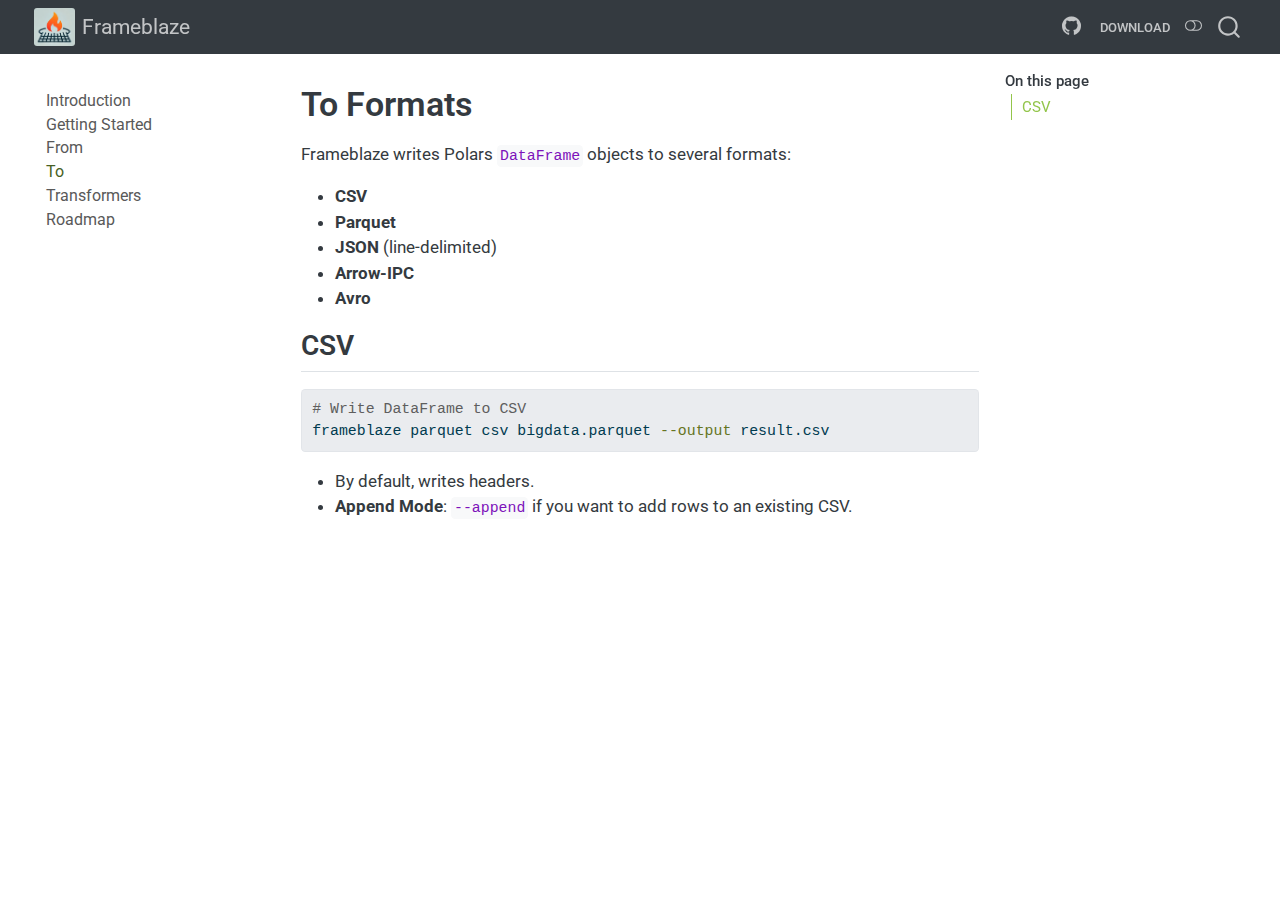
<file: to.html>
<!DOCTYPE html>
<html xmlns="http://www.w3.org/1999/xhtml" lang="en" xml:lang="en"><head>

<meta charset="utf-8">
<meta name="generator" content="quarto-1.6.40">

<meta name="viewport" content="width=device-width, initial-scale=1.0, user-scalable=yes">


<title>To Formats – Frameblaze</title>
<style>
code{white-space: pre-wrap;}
span.smallcaps{font-variant: small-caps;}
div.columns{display: flex; gap: min(4vw, 1.5em);}
div.column{flex: auto; overflow-x: auto;}
div.hanging-indent{margin-left: 1.5em; text-indent: -1.5em;}
ul.task-list{list-style: none;}
ul.task-list li input[type="checkbox"] {
  width: 0.8em;
  margin: 0 0.8em 0.2em -1em; /* quarto-specific, see https://github.com/quarto-dev/quarto-cli/issues/4556 */ 
  vertical-align: middle;
}
/* CSS for syntax highlighting */
pre > code.sourceCode { white-space: pre; position: relative; }
pre > code.sourceCode > span { line-height: 1.25; }
pre > code.sourceCode > span:empty { height: 1.2em; }
.sourceCode { overflow: visible; }
code.sourceCode > span { color: inherit; text-decoration: inherit; }
div.sourceCode { margin: 1em 0; }
pre.sourceCode { margin: 0; }
@media screen {
div.sourceCode { overflow: auto; }
}
@media print {
pre > code.sourceCode { white-space: pre-wrap; }
pre > code.sourceCode > span { display: inline-block; text-indent: -5em; padding-left: 5em; }
}
pre.numberSource code
  { counter-reset: source-line 0; }
pre.numberSource code > span
  { position: relative; left: -4em; counter-increment: source-line; }
pre.numberSource code > span > a:first-child::before
  { content: counter(source-line);
    position: relative; left: -1em; text-align: right; vertical-align: baseline;
    border: none; display: inline-block;
    -webkit-touch-callout: none; -webkit-user-select: none;
    -khtml-user-select: none; -moz-user-select: none;
    -ms-user-select: none; user-select: none;
    padding: 0 4px; width: 4em;
  }
pre.numberSource { margin-left: 3em;  padding-left: 4px; }
div.sourceCode
  {   }
@media screen {
pre > code.sourceCode > span > a:first-child::before { text-decoration: underline; }
}
</style>


<script src="site_libs/quarto-nav/quarto-nav.js"></script>
<script src="site_libs/quarto-nav/headroom.min.js"></script>
<script src="site_libs/clipboard/clipboard.min.js"></script>
<script src="site_libs/quarto-search/autocomplete.umd.js"></script>
<script src="site_libs/quarto-search/fuse.min.js"></script>
<script src="site_libs/quarto-search/quarto-search.js"></script>
<meta name="quarto:offset" content="./">
<script src="site_libs/quarto-html/quarto.js"></script>
<script src="site_libs/quarto-html/popper.min.js"></script>
<script src="site_libs/quarto-html/tippy.umd.min.js"></script>
<script src="site_libs/quarto-html/anchor.min.js"></script>
<link href="site_libs/quarto-html/tippy.css" rel="stylesheet">
<link href="site_libs/quarto-html/quarto-syntax-highlighting-549806ee2085284f45b00abea8c6df48.css" rel="stylesheet" class="quarto-color-scheme" id="quarto-text-highlighting-styles">
<link href="site_libs/quarto-html/quarto-syntax-highlighting-dark-8ea72dc5fed832574809a9c94082fbbb.css" rel="prefetch" class="quarto-color-scheme quarto-color-alternate" id="quarto-text-highlighting-styles">
<script src="site_libs/bootstrap/bootstrap.min.js"></script>
<link href="site_libs/bootstrap/bootstrap-icons.css" rel="stylesheet">
<link href="site_libs/bootstrap/bootstrap-22501a6347d7c50d37fc616aa2593389.min.css" rel="stylesheet" append-hash="true" class="quarto-color-scheme" id="quarto-bootstrap" data-mode="light">
<link href="site_libs/bootstrap/bootstrap-dark-dec82d7d67ffaf4cc5ad31c049d979b1.min.css" rel="prefetch" append-hash="true" class="quarto-color-scheme quarto-color-alternate" id="quarto-bootstrap" data-mode="dark">
<script id="quarto-search-options" type="application/json">{
  "location": "navbar",
  "copy-button": false,
  "collapse-after": 3,
  "panel-placement": "end",
  "type": "overlay",
  "limit": 50,
  "keyboard-shortcut": [
    "f",
    "/",
    "s"
  ],
  "show-item-context": false,
  "language": {
    "search-no-results-text": "No results",
    "search-matching-documents-text": "matching documents",
    "search-copy-link-title": "Copy link to search",
    "search-hide-matches-text": "Hide additional matches",
    "search-more-match-text": "more match in this document",
    "search-more-matches-text": "more matches in this document",
    "search-clear-button-title": "Clear",
    "search-text-placeholder": "",
    "search-detached-cancel-button-title": "Cancel",
    "search-submit-button-title": "Submit",
    "search-label": "Search"
  }
}</script>


<link rel="stylesheet" href="styles.css">
</head>

<body class="nav-sidebar floating nav-fixed">

<div id="quarto-search-results"></div>
  <header id="quarto-header" class="headroom fixed-top">
    <nav class="navbar navbar-expand-lg " data-bs-theme="dark">
      <div class="navbar-container container-fluid">
      <div class="navbar-brand-container mx-auto">
    <a href="./index.html" class="navbar-brand navbar-brand-logo">
    <img src="./images/logo.png" alt="" class="navbar-logo">
    </a>
    <a class="navbar-brand" href="./index.html">
    <span class="navbar-title">Frameblaze</span>
    </a>
  </div>
            <div id="quarto-search" class="" title="Search"></div>
          <button class="navbar-toggler" type="button" data-bs-toggle="collapse" data-bs-target="#navbarCollapse" aria-controls="navbarCollapse" role="menu" aria-expanded="false" aria-label="Toggle navigation" onclick="if (window.quartoToggleHeadroom) { window.quartoToggleHeadroom(); }">
  <span class="navbar-toggler-icon"></span>
</button>
          <div class="collapse navbar-collapse" id="navbarCollapse">
            <ul class="navbar-nav navbar-nav-scroll ms-auto">
  <li class="nav-item compact">
    <a class="nav-link" href="https://github.com/joefrost01/frameblaze"> <i class="bi bi-github" role="img">
</i> 
<span class="menu-text"></span></a>
  </li>  
  <li class="nav-item">
    <a class="nav-link" href="https://github.com/joefrost01/frameblaze/releases"> 
<span class="menu-text">Download</span></a>
  </li>  
</ul>
          </div> <!-- /navcollapse -->
            <div class="quarto-navbar-tools">
  <a href="" class="quarto-color-scheme-toggle quarto-navigation-tool  px-1" onclick="window.quartoToggleColorScheme(); return false;" title="Toggle dark mode"><i class="bi"></i></a>
</div>
      </div> <!-- /container-fluid -->
    </nav>
  <nav class="quarto-secondary-nav">
    <div class="container-fluid d-flex">
      <button type="button" class="quarto-btn-toggle btn" data-bs-toggle="collapse" role="button" data-bs-target=".quarto-sidebar-collapse-item" aria-controls="quarto-sidebar" aria-expanded="false" aria-label="Toggle sidebar navigation" onclick="if (window.quartoToggleHeadroom) { window.quartoToggleHeadroom(); }">
        <i class="bi bi-layout-text-sidebar-reverse"></i>
      </button>
        <nav class="quarto-page-breadcrumbs" aria-label="breadcrumb"><ol class="breadcrumb"><li class="breadcrumb-item"><a href="./to.html">To</a></li></ol></nav>
        <a class="flex-grow-1" role="navigation" data-bs-toggle="collapse" data-bs-target=".quarto-sidebar-collapse-item" aria-controls="quarto-sidebar" aria-expanded="false" aria-label="Toggle sidebar navigation" onclick="if (window.quartoToggleHeadroom) { window.quartoToggleHeadroom(); }">      
        </a>
    </div>
  </nav>
</header>
<!-- content -->
<div id="quarto-content" class="quarto-container page-columns page-rows-contents page-layout-article page-navbar">
<!-- sidebar -->
  <nav id="quarto-sidebar" class="sidebar collapse collapse-horizontal quarto-sidebar-collapse-item sidebar-navigation floating overflow-auto">
    <div class="sidebar-menu-container"> 
    <ul class="list-unstyled mt-1">
        <li class="sidebar-item">
  <div class="sidebar-item-container"> 
  <a href="./index.html" class="sidebar-item-text sidebar-link">
 <span class="menu-text">Introduction</span></a>
  </div>
</li>
        <li class="sidebar-item">
  <div class="sidebar-item-container"> 
  <a href="./getting-started.html" class="sidebar-item-text sidebar-link">
 <span class="menu-text">Getting Started</span></a>
  </div>
</li>
        <li class="sidebar-item">
  <div class="sidebar-item-container"> 
  <a href="./from.html" class="sidebar-item-text sidebar-link">
 <span class="menu-text">From</span></a>
  </div>
</li>
        <li class="sidebar-item">
  <div class="sidebar-item-container"> 
  <a href="./to.html" class="sidebar-item-text sidebar-link active">
 <span class="menu-text">To</span></a>
  </div>
</li>
        <li class="sidebar-item">
  <div class="sidebar-item-container"> 
  <a href="./transformers.html" class="sidebar-item-text sidebar-link">
 <span class="menu-text">Transformers</span></a>
  </div>
</li>
        <li class="sidebar-item">
  <div class="sidebar-item-container"> 
  <a href="./roadmap.html" class="sidebar-item-text sidebar-link">
 <span class="menu-text">Roadmap</span></a>
  </div>
</li>
    </ul>
    </div>
</nav>
<div id="quarto-sidebar-glass" class="quarto-sidebar-collapse-item" data-bs-toggle="collapse" data-bs-target=".quarto-sidebar-collapse-item"></div>
<!-- margin-sidebar -->
    <div id="quarto-margin-sidebar" class="sidebar margin-sidebar">
        <nav id="TOC" role="doc-toc" class="toc-active">
    <h2 id="toc-title">On this page</h2>
   
  <ul>
  <li><a href="#csv" id="toc-csv" class="nav-link active" data-scroll-target="#csv">CSV</a></li>
  </ul>
</nav>
    </div>
<!-- main -->
<main class="content" id="quarto-document-content">

<header id="title-block-header" class="quarto-title-block default">
<div class="quarto-title">
<h1 class="title">To Formats</h1>
</div>



<div class="quarto-title-meta">

    
  
    
  </div>
  


</header>


<p>Frameblaze writes Polars <code>DataFrame</code> objects to several formats:</p>
<ul>
<li><strong>CSV</strong></li>
<li><strong>Parquet</strong></li>
<li><strong>JSON</strong> (line-delimited)</li>
<li><strong>Arrow-IPC</strong></li>
<li><strong>Avro</strong></li>
</ul>
<section id="csv" class="level2">
<h2 class="anchored" data-anchor-id="csv">CSV</h2>
<div class="sourceCode" id="cb1"><pre class="sourceCode bash code-with-copy"><code class="sourceCode bash"><span id="cb1-1"><a href="#cb1-1" aria-hidden="true" tabindex="-1"></a><span class="co"># Write DataFrame to CSV</span></span>
<span id="cb1-2"><a href="#cb1-2" aria-hidden="true" tabindex="-1"></a><span class="ex">frameblaze</span> parquet csv bigdata.parquet <span class="at">--output</span> result.csv</span></code><button title="Copy to Clipboard" class="code-copy-button"><i class="bi"></i></button></pre></div>
<ul>
<li>By default, writes headers.</li>
<li><strong>Append Mode</strong>: <code>--append</code> if you want to add rows to an existing CSV.</li>
</ul>


</section>

</main> <!-- /main -->
<script id="quarto-html-after-body" type="application/javascript">
window.document.addEventListener("DOMContentLoaded", function (event) {
  const toggleBodyColorMode = (bsSheetEl) => {
    const mode = bsSheetEl.getAttribute("data-mode");
    const bodyEl = window.document.querySelector("body");
    if (mode === "dark") {
      bodyEl.classList.add("quarto-dark");
      bodyEl.classList.remove("quarto-light");
    } else {
      bodyEl.classList.add("quarto-light");
      bodyEl.classList.remove("quarto-dark");
    }
  }
  const toggleBodyColorPrimary = () => {
    const bsSheetEl = window.document.querySelector("link#quarto-bootstrap");
    if (bsSheetEl) {
      toggleBodyColorMode(bsSheetEl);
    }
  }
  toggleBodyColorPrimary();  
  const disableStylesheet = (stylesheets) => {
    for (let i=0; i < stylesheets.length; i++) {
      const stylesheet = stylesheets[i];
      stylesheet.rel = 'prefetch';
    }
  }
  const enableStylesheet = (stylesheets) => {
    for (let i=0; i < stylesheets.length; i++) {
      const stylesheet = stylesheets[i];
      stylesheet.rel = 'stylesheet';
    }
  }
  const manageTransitions = (selector, allowTransitions) => {
    const els = window.document.querySelectorAll(selector);
    for (let i=0; i < els.length; i++) {
      const el = els[i];
      if (allowTransitions) {
        el.classList.remove('notransition');
      } else {
        el.classList.add('notransition');
      }
    }
  }
  const toggleGiscusIfUsed = (isAlternate, darkModeDefault) => {
    const baseTheme = document.querySelector('#giscus-base-theme')?.value ?? 'light';
    const alternateTheme = document.querySelector('#giscus-alt-theme')?.value ?? 'dark';
    let newTheme = '';
    if(darkModeDefault) {
      newTheme = isAlternate ? baseTheme : alternateTheme;
    } else {
      newTheme = isAlternate ? alternateTheme : baseTheme;
    }
    const changeGiscusTheme = () => {
      // From: https://github.com/giscus/giscus/issues/336
      const sendMessage = (message) => {
        const iframe = document.querySelector('iframe.giscus-frame');
        if (!iframe) return;
        iframe.contentWindow.postMessage({ giscus: message }, 'https://giscus.app');
      }
      sendMessage({
        setConfig: {
          theme: newTheme
        }
      });
    }
    const isGiscussLoaded = window.document.querySelector('iframe.giscus-frame') !== null;
    if (isGiscussLoaded) {
      changeGiscusTheme();
    }
  }
  const toggleColorMode = (alternate) => {
    // Switch the stylesheets
    const alternateStylesheets = window.document.querySelectorAll('link.quarto-color-scheme.quarto-color-alternate');
    manageTransitions('#quarto-margin-sidebar .nav-link', false);
    if (alternate) {
      enableStylesheet(alternateStylesheets);
      for (const sheetNode of alternateStylesheets) {
        if (sheetNode.id === "quarto-bootstrap") {
          toggleBodyColorMode(sheetNode);
        }
      }
    } else {
      disableStylesheet(alternateStylesheets);
      toggleBodyColorPrimary();
    }
    manageTransitions('#quarto-margin-sidebar .nav-link', true);
    // Switch the toggles
    const toggles = window.document.querySelectorAll('.quarto-color-scheme-toggle');
    for (let i=0; i < toggles.length; i++) {
      const toggle = toggles[i];
      if (toggle) {
        if (alternate) {
          toggle.classList.add("alternate");     
        } else {
          toggle.classList.remove("alternate");
        }
      }
    }
    // Hack to workaround the fact that safari doesn't
    // properly recolor the scrollbar when toggling (#1455)
    if (navigator.userAgent.indexOf('Safari') > 0 && navigator.userAgent.indexOf('Chrome') == -1) {
      manageTransitions("body", false);
      window.scrollTo(0, 1);
      setTimeout(() => {
        window.scrollTo(0, 0);
        manageTransitions("body", true);
      }, 40);  
    }
  }
  const isFileUrl = () => { 
    return window.location.protocol === 'file:';
  }
  const hasAlternateSentinel = () => {  
    let styleSentinel = getColorSchemeSentinel();
    if (styleSentinel !== null) {
      return styleSentinel === "alternate";
    } else {
      return false;
    }
  }
  const setStyleSentinel = (alternate) => {
    const value = alternate ? "alternate" : "default";
    if (!isFileUrl()) {
      window.localStorage.setItem("quarto-color-scheme", value);
    } else {
      localAlternateSentinel = value;
    }
  }
  const getColorSchemeSentinel = () => {
    if (!isFileUrl()) {
      const storageValue = window.localStorage.getItem("quarto-color-scheme");
      return storageValue != null ? storageValue : localAlternateSentinel;
    } else {
      return localAlternateSentinel;
    }
  }
  const darkModeDefault = false;
  let localAlternateSentinel = darkModeDefault ? 'alternate' : 'default';
  // Dark / light mode switch
  window.quartoToggleColorScheme = () => {
    // Read the current dark / light value 
    let toAlternate = !hasAlternateSentinel();
    toggleColorMode(toAlternate);
    setStyleSentinel(toAlternate);
    toggleGiscusIfUsed(toAlternate, darkModeDefault);
  };
  // Ensure there is a toggle, if there isn't float one in the top right
  if (window.document.querySelector('.quarto-color-scheme-toggle') === null) {
    const a = window.document.createElement('a');
    a.classList.add('top-right');
    a.classList.add('quarto-color-scheme-toggle');
    a.href = "";
    a.onclick = function() { try { window.quartoToggleColorScheme(); } catch {} return false; };
    const i = window.document.createElement("i");
    i.classList.add('bi');
    a.appendChild(i);
    window.document.body.appendChild(a);
  }
  // Switch to dark mode if need be
  if (hasAlternateSentinel()) {
    toggleColorMode(true);
  } else {
    toggleColorMode(false);
  }
  const icon = "";
  const anchorJS = new window.AnchorJS();
  anchorJS.options = {
    placement: 'right',
    icon: icon
  };
  anchorJS.add('.anchored');
  const isCodeAnnotation = (el) => {
    for (const clz of el.classList) {
      if (clz.startsWith('code-annotation-')) {                     
        return true;
      }
    }
    return false;
  }
  const onCopySuccess = function(e) {
    // button target
    const button = e.trigger;
    // don't keep focus
    button.blur();
    // flash "checked"
    button.classList.add('code-copy-button-checked');
    var currentTitle = button.getAttribute("title");
    button.setAttribute("title", "Copied!");
    let tooltip;
    if (window.bootstrap) {
      button.setAttribute("data-bs-toggle", "tooltip");
      button.setAttribute("data-bs-placement", "left");
      button.setAttribute("data-bs-title", "Copied!");
      tooltip = new bootstrap.Tooltip(button, 
        { trigger: "manual", 
          customClass: "code-copy-button-tooltip",
          offset: [0, -8]});
      tooltip.show();    
    }
    setTimeout(function() {
      if (tooltip) {
        tooltip.hide();
        button.removeAttribute("data-bs-title");
        button.removeAttribute("data-bs-toggle");
        button.removeAttribute("data-bs-placement");
      }
      button.setAttribute("title", currentTitle);
      button.classList.remove('code-copy-button-checked');
    }, 1000);
    // clear code selection
    e.clearSelection();
  }
  const getTextToCopy = function(trigger) {
      const codeEl = trigger.previousElementSibling.cloneNode(true);
      for (const childEl of codeEl.children) {
        if (isCodeAnnotation(childEl)) {
          childEl.remove();
        }
      }
      return codeEl.innerText;
  }
  const clipboard = new window.ClipboardJS('.code-copy-button:not([data-in-quarto-modal])', {
    text: getTextToCopy
  });
  clipboard.on('success', onCopySuccess);
  if (window.document.getElementById('quarto-embedded-source-code-modal')) {
    const clipboardModal = new window.ClipboardJS('.code-copy-button[data-in-quarto-modal]', {
      text: getTextToCopy,
      container: window.document.getElementById('quarto-embedded-source-code-modal')
    });
    clipboardModal.on('success', onCopySuccess);
  }
    var localhostRegex = new RegExp(/^(?:http|https):\/\/localhost\:?[0-9]*\//);
    var mailtoRegex = new RegExp(/^mailto:/);
      var filterRegex = new RegExp("https:\/\/joefrost01\.github\.io\/frameblaze\/");
    var isInternal = (href) => {
        return filterRegex.test(href) || localhostRegex.test(href) || mailtoRegex.test(href);
    }
    // Inspect non-navigation links and adorn them if external
 	var links = window.document.querySelectorAll('a[href]:not(.nav-link):not(.navbar-brand):not(.toc-action):not(.sidebar-link):not(.sidebar-item-toggle):not(.pagination-link):not(.no-external):not([aria-hidden]):not(.dropdown-item):not(.quarto-navigation-tool):not(.about-link)');
    for (var i=0; i<links.length; i++) {
      const link = links[i];
      if (!isInternal(link.href)) {
        // undo the damage that might have been done by quarto-nav.js in the case of
        // links that we want to consider external
        if (link.dataset.originalHref !== undefined) {
          link.href = link.dataset.originalHref;
        }
      }
    }
  function tippyHover(el, contentFn, onTriggerFn, onUntriggerFn) {
    const config = {
      allowHTML: true,
      maxWidth: 500,
      delay: 100,
      arrow: false,
      appendTo: function(el) {
          return el.parentElement;
      },
      interactive: true,
      interactiveBorder: 10,
      theme: 'quarto',
      placement: 'bottom-start',
    };
    if (contentFn) {
      config.content = contentFn;
    }
    if (onTriggerFn) {
      config.onTrigger = onTriggerFn;
    }
    if (onUntriggerFn) {
      config.onUntrigger = onUntriggerFn;
    }
    window.tippy(el, config); 
  }
  const noterefs = window.document.querySelectorAll('a[role="doc-noteref"]');
  for (var i=0; i<noterefs.length; i++) {
    const ref = noterefs[i];
    tippyHover(ref, function() {
      // use id or data attribute instead here
      let href = ref.getAttribute('data-footnote-href') || ref.getAttribute('href');
      try { href = new URL(href).hash; } catch {}
      const id = href.replace(/^#\/?/, "");
      const note = window.document.getElementById(id);
      if (note) {
        return note.innerHTML;
      } else {
        return "";
      }
    });
  }
  const xrefs = window.document.querySelectorAll('a.quarto-xref');
  const processXRef = (id, note) => {
    // Strip column container classes
    const stripColumnClz = (el) => {
      el.classList.remove("page-full", "page-columns");
      if (el.children) {
        for (const child of el.children) {
          stripColumnClz(child);
        }
      }
    }
    stripColumnClz(note)
    if (id === null || id.startsWith('sec-')) {
      // Special case sections, only their first couple elements
      const container = document.createElement("div");
      if (note.children && note.children.length > 2) {
        container.appendChild(note.children[0].cloneNode(true));
        for (let i = 1; i < note.children.length; i++) {
          const child = note.children[i];
          if (child.tagName === "P" && child.innerText === "") {
            continue;
          } else {
            container.appendChild(child.cloneNode(true));
            break;
          }
        }
        if (window.Quarto?.typesetMath) {
          window.Quarto.typesetMath(container);
        }
        return container.innerHTML
      } else {
        if (window.Quarto?.typesetMath) {
          window.Quarto.typesetMath(note);
        }
        return note.innerHTML;
      }
    } else {
      // Remove any anchor links if they are present
      const anchorLink = note.querySelector('a.anchorjs-link');
      if (anchorLink) {
        anchorLink.remove();
      }
      if (window.Quarto?.typesetMath) {
        window.Quarto.typesetMath(note);
      }
      if (note.classList.contains("callout")) {
        return note.outerHTML;
      } else {
        return note.innerHTML;
      }
    }
  }
  for (var i=0; i<xrefs.length; i++) {
    const xref = xrefs[i];
    tippyHover(xref, undefined, function(instance) {
      instance.disable();
      let url = xref.getAttribute('href');
      let hash = undefined; 
      if (url.startsWith('#')) {
        hash = url;
      } else {
        try { hash = new URL(url).hash; } catch {}
      }
      if (hash) {
        const id = hash.replace(/^#\/?/, "");
        const note = window.document.getElementById(id);
        if (note !== null) {
          try {
            const html = processXRef(id, note.cloneNode(true));
            instance.setContent(html);
          } finally {
            instance.enable();
            instance.show();
          }
        } else {
          // See if we can fetch this
          fetch(url.split('#')[0])
          .then(res => res.text())
          .then(html => {
            const parser = new DOMParser();
            const htmlDoc = parser.parseFromString(html, "text/html");
            const note = htmlDoc.getElementById(id);
            if (note !== null) {
              const html = processXRef(id, note);
              instance.setContent(html);
            } 
          }).finally(() => {
            instance.enable();
            instance.show();
          });
        }
      } else {
        // See if we can fetch a full url (with no hash to target)
        // This is a special case and we should probably do some content thinning / targeting
        fetch(url)
        .then(res => res.text())
        .then(html => {
          const parser = new DOMParser();
          const htmlDoc = parser.parseFromString(html, "text/html");
          const note = htmlDoc.querySelector('main.content');
          if (note !== null) {
            // This should only happen for chapter cross references
            // (since there is no id in the URL)
            // remove the first header
            if (note.children.length > 0 && note.children[0].tagName === "HEADER") {
              note.children[0].remove();
            }
            const html = processXRef(null, note);
            instance.setContent(html);
          } 
        }).finally(() => {
          instance.enable();
          instance.show();
        });
      }
    }, function(instance) {
    });
  }
      let selectedAnnoteEl;
      const selectorForAnnotation = ( cell, annotation) => {
        let cellAttr = 'data-code-cell="' + cell + '"';
        let lineAttr = 'data-code-annotation="' +  annotation + '"';
        const selector = 'span[' + cellAttr + '][' + lineAttr + ']';
        return selector;
      }
      const selectCodeLines = (annoteEl) => {
        const doc = window.document;
        const targetCell = annoteEl.getAttribute("data-target-cell");
        const targetAnnotation = annoteEl.getAttribute("data-target-annotation");
        const annoteSpan = window.document.querySelector(selectorForAnnotation(targetCell, targetAnnotation));
        const lines = annoteSpan.getAttribute("data-code-lines").split(",");
        const lineIds = lines.map((line) => {
          return targetCell + "-" + line;
        })
        let top = null;
        let height = null;
        let parent = null;
        if (lineIds.length > 0) {
            //compute the position of the single el (top and bottom and make a div)
            const el = window.document.getElementById(lineIds[0]);
            top = el.offsetTop;
            height = el.offsetHeight;
            parent = el.parentElement.parentElement;
          if (lineIds.length > 1) {
            const lastEl = window.document.getElementById(lineIds[lineIds.length - 1]);
            const bottom = lastEl.offsetTop + lastEl.offsetHeight;
            height = bottom - top;
          }
          if (top !== null && height !== null && parent !== null) {
            // cook up a div (if necessary) and position it 
            let div = window.document.getElementById("code-annotation-line-highlight");
            if (div === null) {
              div = window.document.createElement("div");
              div.setAttribute("id", "code-annotation-line-highlight");
              div.style.position = 'absolute';
              parent.appendChild(div);
            }
            div.style.top = top - 2 + "px";
            div.style.height = height + 4 + "px";
            div.style.left = 0;
            let gutterDiv = window.document.getElementById("code-annotation-line-highlight-gutter");
            if (gutterDiv === null) {
              gutterDiv = window.document.createElement("div");
              gutterDiv.setAttribute("id", "code-annotation-line-highlight-gutter");
              gutterDiv.style.position = 'absolute';
              const codeCell = window.document.getElementById(targetCell);
              const gutter = codeCell.querySelector('.code-annotation-gutter');
              gutter.appendChild(gutterDiv);
            }
            gutterDiv.style.top = top - 2 + "px";
            gutterDiv.style.height = height + 4 + "px";
          }
          selectedAnnoteEl = annoteEl;
        }
      };
      const unselectCodeLines = () => {
        const elementsIds = ["code-annotation-line-highlight", "code-annotation-line-highlight-gutter"];
        elementsIds.forEach((elId) => {
          const div = window.document.getElementById(elId);
          if (div) {
            div.remove();
          }
        });
        selectedAnnoteEl = undefined;
      };
        // Handle positioning of the toggle
    window.addEventListener(
      "resize",
      throttle(() => {
        elRect = undefined;
        if (selectedAnnoteEl) {
          selectCodeLines(selectedAnnoteEl);
        }
      }, 10)
    );
    function throttle(fn, ms) {
    let throttle = false;
    let timer;
      return (...args) => {
        if(!throttle) { // first call gets through
            fn.apply(this, args);
            throttle = true;
        } else { // all the others get throttled
            if(timer) clearTimeout(timer); // cancel #2
            timer = setTimeout(() => {
              fn.apply(this, args);
              timer = throttle = false;
            }, ms);
        }
      };
    }
      // Attach click handler to the DT
      const annoteDls = window.document.querySelectorAll('dt[data-target-cell]');
      for (const annoteDlNode of annoteDls) {
        annoteDlNode.addEventListener('click', (event) => {
          const clickedEl = event.target;
          if (clickedEl !== selectedAnnoteEl) {
            unselectCodeLines();
            const activeEl = window.document.querySelector('dt[data-target-cell].code-annotation-active');
            if (activeEl) {
              activeEl.classList.remove('code-annotation-active');
            }
            selectCodeLines(clickedEl);
            clickedEl.classList.add('code-annotation-active');
          } else {
            // Unselect the line
            unselectCodeLines();
            clickedEl.classList.remove('code-annotation-active');
          }
        });
      }
  const findCites = (el) => {
    const parentEl = el.parentElement;
    if (parentEl) {
      const cites = parentEl.dataset.cites;
      if (cites) {
        return {
          el,
          cites: cites.split(' ')
        };
      } else {
        return findCites(el.parentElement)
      }
    } else {
      return undefined;
    }
  };
  var bibliorefs = window.document.querySelectorAll('a[role="doc-biblioref"]');
  for (var i=0; i<bibliorefs.length; i++) {
    const ref = bibliorefs[i];
    const citeInfo = findCites(ref);
    if (citeInfo) {
      tippyHover(citeInfo.el, function() {
        var popup = window.document.createElement('div');
        citeInfo.cites.forEach(function(cite) {
          var citeDiv = window.document.createElement('div');
          citeDiv.classList.add('hanging-indent');
          citeDiv.classList.add('csl-entry');
          var biblioDiv = window.document.getElementById('ref-' + cite);
          if (biblioDiv) {
            citeDiv.innerHTML = biblioDiv.innerHTML;
          }
          popup.appendChild(citeDiv);
        });
        return popup.innerHTML;
      });
    }
  }
});
</script>
</div> <!-- /content -->




</body></html>
</file>
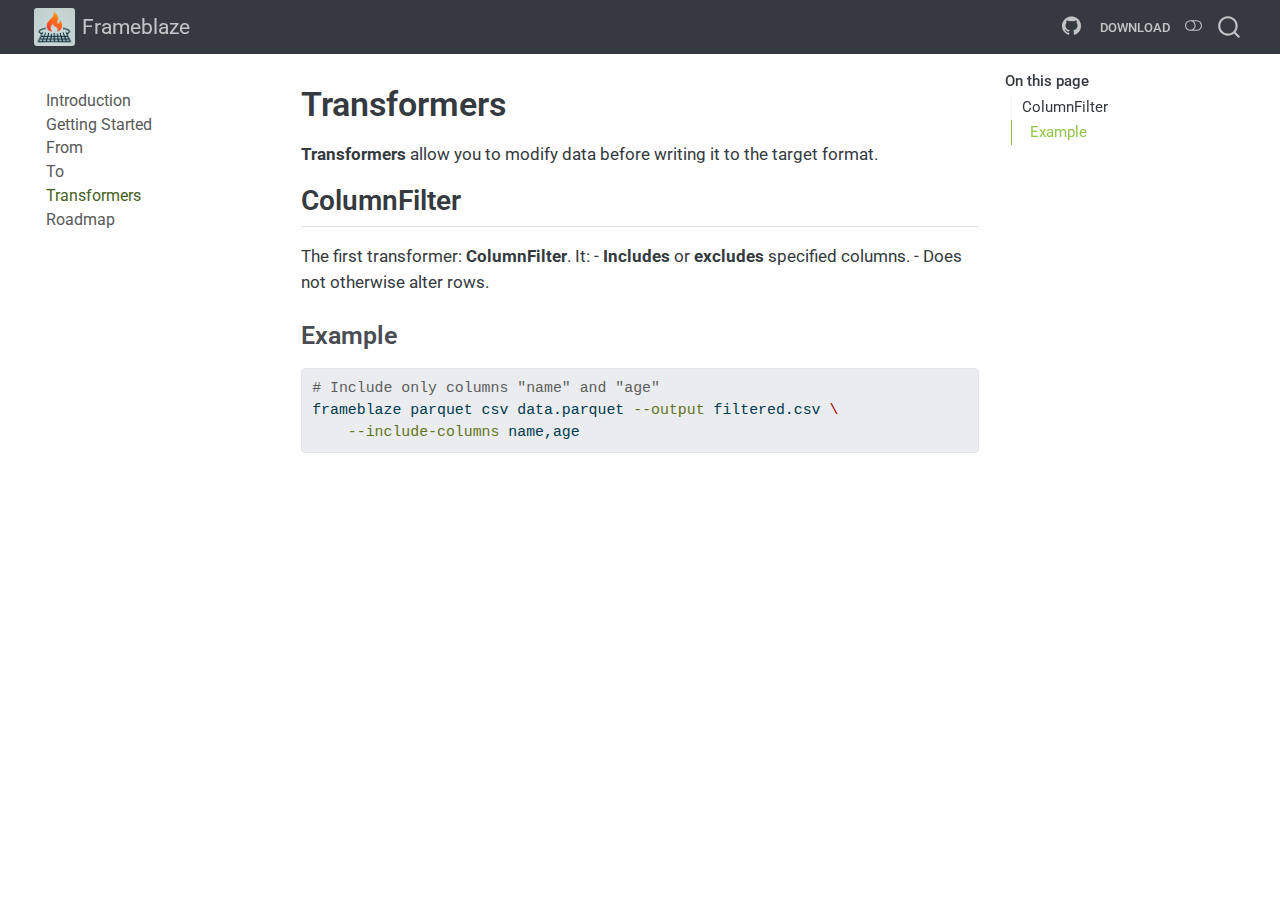
<file: transformers.html>
<!DOCTYPE html>
<html xmlns="http://www.w3.org/1999/xhtml" lang="en" xml:lang="en"><head>

<meta charset="utf-8">
<meta name="generator" content="quarto-1.6.40">

<meta name="viewport" content="width=device-width, initial-scale=1.0, user-scalable=yes">


<title>Transformers – Frameblaze</title>
<style>
code{white-space: pre-wrap;}
span.smallcaps{font-variant: small-caps;}
div.columns{display: flex; gap: min(4vw, 1.5em);}
div.column{flex: auto; overflow-x: auto;}
div.hanging-indent{margin-left: 1.5em; text-indent: -1.5em;}
ul.task-list{list-style: none;}
ul.task-list li input[type="checkbox"] {
  width: 0.8em;
  margin: 0 0.8em 0.2em -1em; /* quarto-specific, see https://github.com/quarto-dev/quarto-cli/issues/4556 */ 
  vertical-align: middle;
}
/* CSS for syntax highlighting */
pre > code.sourceCode { white-space: pre; position: relative; }
pre > code.sourceCode > span { line-height: 1.25; }
pre > code.sourceCode > span:empty { height: 1.2em; }
.sourceCode { overflow: visible; }
code.sourceCode > span { color: inherit; text-decoration: inherit; }
div.sourceCode { margin: 1em 0; }
pre.sourceCode { margin: 0; }
@media screen {
div.sourceCode { overflow: auto; }
}
@media print {
pre > code.sourceCode { white-space: pre-wrap; }
pre > code.sourceCode > span { display: inline-block; text-indent: -5em; padding-left: 5em; }
}
pre.numberSource code
  { counter-reset: source-line 0; }
pre.numberSource code > span
  { position: relative; left: -4em; counter-increment: source-line; }
pre.numberSource code > span > a:first-child::before
  { content: counter(source-line);
    position: relative; left: -1em; text-align: right; vertical-align: baseline;
    border: none; display: inline-block;
    -webkit-touch-callout: none; -webkit-user-select: none;
    -khtml-user-select: none; -moz-user-select: none;
    -ms-user-select: none; user-select: none;
    padding: 0 4px; width: 4em;
  }
pre.numberSource { margin-left: 3em;  padding-left: 4px; }
div.sourceCode
  {   }
@media screen {
pre > code.sourceCode > span > a:first-child::before { text-decoration: underline; }
}
</style>


<script src="site_libs/quarto-nav/quarto-nav.js"></script>
<script src="site_libs/quarto-nav/headroom.min.js"></script>
<script src="site_libs/clipboard/clipboard.min.js"></script>
<script src="site_libs/quarto-search/autocomplete.umd.js"></script>
<script src="site_libs/quarto-search/fuse.min.js"></script>
<script src="site_libs/quarto-search/quarto-search.js"></script>
<meta name="quarto:offset" content="./">
<script src="site_libs/quarto-html/quarto.js"></script>
<script src="site_libs/quarto-html/popper.min.js"></script>
<script src="site_libs/quarto-html/tippy.umd.min.js"></script>
<script src="site_libs/quarto-html/anchor.min.js"></script>
<link href="site_libs/quarto-html/tippy.css" rel="stylesheet">
<link href="site_libs/quarto-html/quarto-syntax-highlighting-549806ee2085284f45b00abea8c6df48.css" rel="stylesheet" class="quarto-color-scheme" id="quarto-text-highlighting-styles">
<link href="site_libs/quarto-html/quarto-syntax-highlighting-dark-8ea72dc5fed832574809a9c94082fbbb.css" rel="prefetch" class="quarto-color-scheme quarto-color-alternate" id="quarto-text-highlighting-styles">
<script src="site_libs/bootstrap/bootstrap.min.js"></script>
<link href="site_libs/bootstrap/bootstrap-icons.css" rel="stylesheet">
<link href="site_libs/bootstrap/bootstrap-22501a6347d7c50d37fc616aa2593389.min.css" rel="stylesheet" append-hash="true" class="quarto-color-scheme" id="quarto-bootstrap" data-mode="light">
<link href="site_libs/bootstrap/bootstrap-dark-dec82d7d67ffaf4cc5ad31c049d979b1.min.css" rel="prefetch" append-hash="true" class="quarto-color-scheme quarto-color-alternate" id="quarto-bootstrap" data-mode="dark">
<script id="quarto-search-options" type="application/json">{
  "location": "navbar",
  "copy-button": false,
  "collapse-after": 3,
  "panel-placement": "end",
  "type": "overlay",
  "limit": 50,
  "keyboard-shortcut": [
    "f",
    "/",
    "s"
  ],
  "show-item-context": false,
  "language": {
    "search-no-results-text": "No results",
    "search-matching-documents-text": "matching documents",
    "search-copy-link-title": "Copy link to search",
    "search-hide-matches-text": "Hide additional matches",
    "search-more-match-text": "more match in this document",
    "search-more-matches-text": "more matches in this document",
    "search-clear-button-title": "Clear",
    "search-text-placeholder": "",
    "search-detached-cancel-button-title": "Cancel",
    "search-submit-button-title": "Submit",
    "search-label": "Search"
  }
}</script>


<link rel="stylesheet" href="styles.css">
</head>

<body class="nav-sidebar floating nav-fixed">

<div id="quarto-search-results"></div>
  <header id="quarto-header" class="headroom fixed-top">
    <nav class="navbar navbar-expand-lg " data-bs-theme="dark">
      <div class="navbar-container container-fluid">
      <div class="navbar-brand-container mx-auto">
    <a href="./index.html" class="navbar-brand navbar-brand-logo">
    <img src="./images/logo.png" alt="" class="navbar-logo">
    </a>
    <a class="navbar-brand" href="./index.html">
    <span class="navbar-title">Frameblaze</span>
    </a>
  </div>
            <div id="quarto-search" class="" title="Search"></div>
          <button class="navbar-toggler" type="button" data-bs-toggle="collapse" data-bs-target="#navbarCollapse" aria-controls="navbarCollapse" role="menu" aria-expanded="false" aria-label="Toggle navigation" onclick="if (window.quartoToggleHeadroom) { window.quartoToggleHeadroom(); }">
  <span class="navbar-toggler-icon"></span>
</button>
          <div class="collapse navbar-collapse" id="navbarCollapse">
            <ul class="navbar-nav navbar-nav-scroll ms-auto">
  <li class="nav-item compact">
    <a class="nav-link" href="https://github.com/joefrost01/frameblaze"> <i class="bi bi-github" role="img">
</i> 
<span class="menu-text"></span></a>
  </li>  
  <li class="nav-item">
    <a class="nav-link" href="https://github.com/joefrost01/frameblaze/releases"> 
<span class="menu-text">Download</span></a>
  </li>  
</ul>
          </div> <!-- /navcollapse -->
            <div class="quarto-navbar-tools">
  <a href="" class="quarto-color-scheme-toggle quarto-navigation-tool  px-1" onclick="window.quartoToggleColorScheme(); return false;" title="Toggle dark mode"><i class="bi"></i></a>
</div>
      </div> <!-- /container-fluid -->
    </nav>
  <nav class="quarto-secondary-nav">
    <div class="container-fluid d-flex">
      <button type="button" class="quarto-btn-toggle btn" data-bs-toggle="collapse" role="button" data-bs-target=".quarto-sidebar-collapse-item" aria-controls="quarto-sidebar" aria-expanded="false" aria-label="Toggle sidebar navigation" onclick="if (window.quartoToggleHeadroom) { window.quartoToggleHeadroom(); }">
        <i class="bi bi-layout-text-sidebar-reverse"></i>
      </button>
        <nav class="quarto-page-breadcrumbs" aria-label="breadcrumb"><ol class="breadcrumb"><li class="breadcrumb-item"><a href="./transformers.html">Transformers</a></li></ol></nav>
        <a class="flex-grow-1" role="navigation" data-bs-toggle="collapse" data-bs-target=".quarto-sidebar-collapse-item" aria-controls="quarto-sidebar" aria-expanded="false" aria-label="Toggle sidebar navigation" onclick="if (window.quartoToggleHeadroom) { window.quartoToggleHeadroom(); }">      
        </a>
    </div>
  </nav>
</header>
<!-- content -->
<div id="quarto-content" class="quarto-container page-columns page-rows-contents page-layout-article page-navbar">
<!-- sidebar -->
  <nav id="quarto-sidebar" class="sidebar collapse collapse-horizontal quarto-sidebar-collapse-item sidebar-navigation floating overflow-auto">
    <div class="sidebar-menu-container"> 
    <ul class="list-unstyled mt-1">
        <li class="sidebar-item">
  <div class="sidebar-item-container"> 
  <a href="./index.html" class="sidebar-item-text sidebar-link">
 <span class="menu-text">Introduction</span></a>
  </div>
</li>
        <li class="sidebar-item">
  <div class="sidebar-item-container"> 
  <a href="./getting-started.html" class="sidebar-item-text sidebar-link">
 <span class="menu-text">Getting Started</span></a>
  </div>
</li>
        <li class="sidebar-item">
  <div class="sidebar-item-container"> 
  <a href="./from.html" class="sidebar-item-text sidebar-link">
 <span class="menu-text">From</span></a>
  </div>
</li>
        <li class="sidebar-item">
  <div class="sidebar-item-container"> 
  <a href="./to.html" class="sidebar-item-text sidebar-link">
 <span class="menu-text">To</span></a>
  </div>
</li>
        <li class="sidebar-item">
  <div class="sidebar-item-container"> 
  <a href="./transformers.html" class="sidebar-item-text sidebar-link active">
 <span class="menu-text">Transformers</span></a>
  </div>
</li>
        <li class="sidebar-item">
  <div class="sidebar-item-container"> 
  <a href="./roadmap.html" class="sidebar-item-text sidebar-link">
 <span class="menu-text">Roadmap</span></a>
  </div>
</li>
    </ul>
    </div>
</nav>
<div id="quarto-sidebar-glass" class="quarto-sidebar-collapse-item" data-bs-toggle="collapse" data-bs-target=".quarto-sidebar-collapse-item"></div>
<!-- margin-sidebar -->
    <div id="quarto-margin-sidebar" class="sidebar margin-sidebar">
        <nav id="TOC" role="doc-toc" class="toc-active">
    <h2 id="toc-title">On this page</h2>
   
  <ul>
  <li><a href="#columnfilter" id="toc-columnfilter" class="nav-link active" data-scroll-target="#columnfilter">ColumnFilter</a>
  <ul class="collapse">
  <li><a href="#example" id="toc-example" class="nav-link" data-scroll-target="#example">Example</a></li>
  </ul></li>
  </ul>
</nav>
    </div>
<!-- main -->
<main class="content" id="quarto-document-content">

<header id="title-block-header" class="quarto-title-block default">
<div class="quarto-title">
<h1 class="title">Transformers</h1>
</div>



<div class="quarto-title-meta">

    
  
    
  </div>
  


</header>


<p><strong>Transformers</strong> allow you to modify data before writing it to the target format.</p>
<section id="columnfilter" class="level2">
<h2 class="anchored" data-anchor-id="columnfilter">ColumnFilter</h2>
<p>The first transformer: <strong>ColumnFilter</strong>. It: - <strong>Includes</strong> or <strong>excludes</strong> specified columns. - Does not otherwise alter rows.</p>
<section id="example" class="level3">
<h3 class="anchored" data-anchor-id="example">Example</h3>
<div class="sourceCode" id="cb1"><pre class="sourceCode bash code-with-copy"><code class="sourceCode bash"><span id="cb1-1"><a href="#cb1-1" aria-hidden="true" tabindex="-1"></a><span class="co"># Include only columns "name" and "age"</span></span>
<span id="cb1-2"><a href="#cb1-2" aria-hidden="true" tabindex="-1"></a><span class="ex">frameblaze</span> parquet csv data.parquet <span class="at">--output</span> filtered.csv <span class="dt">\</span></span>
<span id="cb1-3"><a href="#cb1-3" aria-hidden="true" tabindex="-1"></a>    <span class="at">--include-columns</span> name,age</span></code><button title="Copy to Clipboard" class="code-copy-button"><i class="bi"></i></button></pre></div>


</section>
</section>

</main> <!-- /main -->
<script id="quarto-html-after-body" type="application/javascript">
window.document.addEventListener("DOMContentLoaded", function (event) {
  const toggleBodyColorMode = (bsSheetEl) => {
    const mode = bsSheetEl.getAttribute("data-mode");
    const bodyEl = window.document.querySelector("body");
    if (mode === "dark") {
      bodyEl.classList.add("quarto-dark");
      bodyEl.classList.remove("quarto-light");
    } else {
      bodyEl.classList.add("quarto-light");
      bodyEl.classList.remove("quarto-dark");
    }
  }
  const toggleBodyColorPrimary = () => {
    const bsSheetEl = window.document.querySelector("link#quarto-bootstrap");
    if (bsSheetEl) {
      toggleBodyColorMode(bsSheetEl);
    }
  }
  toggleBodyColorPrimary();  
  const disableStylesheet = (stylesheets) => {
    for (let i=0; i < stylesheets.length; i++) {
      const stylesheet = stylesheets[i];
      stylesheet.rel = 'prefetch';
    }
  }
  const enableStylesheet = (stylesheets) => {
    for (let i=0; i < stylesheets.length; i++) {
      const stylesheet = stylesheets[i];
      stylesheet.rel = 'stylesheet';
    }
  }
  const manageTransitions = (selector, allowTransitions) => {
    const els = window.document.querySelectorAll(selector);
    for (let i=0; i < els.length; i++) {
      const el = els[i];
      if (allowTransitions) {
        el.classList.remove('notransition');
      } else {
        el.classList.add('notransition');
      }
    }
  }
  const toggleGiscusIfUsed = (isAlternate, darkModeDefault) => {
    const baseTheme = document.querySelector('#giscus-base-theme')?.value ?? 'light';
    const alternateTheme = document.querySelector('#giscus-alt-theme')?.value ?? 'dark';
    let newTheme = '';
    if(darkModeDefault) {
      newTheme = isAlternate ? baseTheme : alternateTheme;
    } else {
      newTheme = isAlternate ? alternateTheme : baseTheme;
    }
    const changeGiscusTheme = () => {
      // From: https://github.com/giscus/giscus/issues/336
      const sendMessage = (message) => {
        const iframe = document.querySelector('iframe.giscus-frame');
        if (!iframe) return;
        iframe.contentWindow.postMessage({ giscus: message }, 'https://giscus.app');
      }
      sendMessage({
        setConfig: {
          theme: newTheme
        }
      });
    }
    const isGiscussLoaded = window.document.querySelector('iframe.giscus-frame') !== null;
    if (isGiscussLoaded) {
      changeGiscusTheme();
    }
  }
  const toggleColorMode = (alternate) => {
    // Switch the stylesheets
    const alternateStylesheets = window.document.querySelectorAll('link.quarto-color-scheme.quarto-color-alternate');
    manageTransitions('#quarto-margin-sidebar .nav-link', false);
    if (alternate) {
      enableStylesheet(alternateStylesheets);
      for (const sheetNode of alternateStylesheets) {
        if (sheetNode.id === "quarto-bootstrap") {
          toggleBodyColorMode(sheetNode);
        }
      }
    } else {
      disableStylesheet(alternateStylesheets);
      toggleBodyColorPrimary();
    }
    manageTransitions('#quarto-margin-sidebar .nav-link', true);
    // Switch the toggles
    const toggles = window.document.querySelectorAll('.quarto-color-scheme-toggle');
    for (let i=0; i < toggles.length; i++) {
      const toggle = toggles[i];
      if (toggle) {
        if (alternate) {
          toggle.classList.add("alternate");     
        } else {
          toggle.classList.remove("alternate");
        }
      }
    }
    // Hack to workaround the fact that safari doesn't
    // properly recolor the scrollbar when toggling (#1455)
    if (navigator.userAgent.indexOf('Safari') > 0 && navigator.userAgent.indexOf('Chrome') == -1) {
      manageTransitions("body", false);
      window.scrollTo(0, 1);
      setTimeout(() => {
        window.scrollTo(0, 0);
        manageTransitions("body", true);
      }, 40);  
    }
  }
  const isFileUrl = () => { 
    return window.location.protocol === 'file:';
  }
  const hasAlternateSentinel = () => {  
    let styleSentinel = getColorSchemeSentinel();
    if (styleSentinel !== null) {
      return styleSentinel === "alternate";
    } else {
      return false;
    }
  }
  const setStyleSentinel = (alternate) => {
    const value = alternate ? "alternate" : "default";
    if (!isFileUrl()) {
      window.localStorage.setItem("quarto-color-scheme", value);
    } else {
      localAlternateSentinel = value;
    }
  }
  const getColorSchemeSentinel = () => {
    if (!isFileUrl()) {
      const storageValue = window.localStorage.getItem("quarto-color-scheme");
      return storageValue != null ? storageValue : localAlternateSentinel;
    } else {
      return localAlternateSentinel;
    }
  }
  const darkModeDefault = false;
  let localAlternateSentinel = darkModeDefault ? 'alternate' : 'default';
  // Dark / light mode switch
  window.quartoToggleColorScheme = () => {
    // Read the current dark / light value 
    let toAlternate = !hasAlternateSentinel();
    toggleColorMode(toAlternate);
    setStyleSentinel(toAlternate);
    toggleGiscusIfUsed(toAlternate, darkModeDefault);
  };
  // Ensure there is a toggle, if there isn't float one in the top right
  if (window.document.querySelector('.quarto-color-scheme-toggle') === null) {
    const a = window.document.createElement('a');
    a.classList.add('top-right');
    a.classList.add('quarto-color-scheme-toggle');
    a.href = "";
    a.onclick = function() { try { window.quartoToggleColorScheme(); } catch {} return false; };
    const i = window.document.createElement("i");
    i.classList.add('bi');
    a.appendChild(i);
    window.document.body.appendChild(a);
  }
  // Switch to dark mode if need be
  if (hasAlternateSentinel()) {
    toggleColorMode(true);
  } else {
    toggleColorMode(false);
  }
  const icon = "";
  const anchorJS = new window.AnchorJS();
  anchorJS.options = {
    placement: 'right',
    icon: icon
  };
  anchorJS.add('.anchored');
  const isCodeAnnotation = (el) => {
    for (const clz of el.classList) {
      if (clz.startsWith('code-annotation-')) {                     
        return true;
      }
    }
    return false;
  }
  const onCopySuccess = function(e) {
    // button target
    const button = e.trigger;
    // don't keep focus
    button.blur();
    // flash "checked"
    button.classList.add('code-copy-button-checked');
    var currentTitle = button.getAttribute("title");
    button.setAttribute("title", "Copied!");
    let tooltip;
    if (window.bootstrap) {
      button.setAttribute("data-bs-toggle", "tooltip");
      button.setAttribute("data-bs-placement", "left");
      button.setAttribute("data-bs-title", "Copied!");
      tooltip = new bootstrap.Tooltip(button, 
        { trigger: "manual", 
          customClass: "code-copy-button-tooltip",
          offset: [0, -8]});
      tooltip.show();    
    }
    setTimeout(function() {
      if (tooltip) {
        tooltip.hide();
        button.removeAttribute("data-bs-title");
        button.removeAttribute("data-bs-toggle");
        button.removeAttribute("data-bs-placement");
      }
      button.setAttribute("title", currentTitle);
      button.classList.remove('code-copy-button-checked');
    }, 1000);
    // clear code selection
    e.clearSelection();
  }
  const getTextToCopy = function(trigger) {
      const codeEl = trigger.previousElementSibling.cloneNode(true);
      for (const childEl of codeEl.children) {
        if (isCodeAnnotation(childEl)) {
          childEl.remove();
        }
      }
      return codeEl.innerText;
  }
  const clipboard = new window.ClipboardJS('.code-copy-button:not([data-in-quarto-modal])', {
    text: getTextToCopy
  });
  clipboard.on('success', onCopySuccess);
  if (window.document.getElementById('quarto-embedded-source-code-modal')) {
    const clipboardModal = new window.ClipboardJS('.code-copy-button[data-in-quarto-modal]', {
      text: getTextToCopy,
      container: window.document.getElementById('quarto-embedded-source-code-modal')
    });
    clipboardModal.on('success', onCopySuccess);
  }
    var localhostRegex = new RegExp(/^(?:http|https):\/\/localhost\:?[0-9]*\//);
    var mailtoRegex = new RegExp(/^mailto:/);
      var filterRegex = new RegExp("https:\/\/joefrost01\.github\.io\/frameblaze\/");
    var isInternal = (href) => {
        return filterRegex.test(href) || localhostRegex.test(href) || mailtoRegex.test(href);
    }
    // Inspect non-navigation links and adorn them if external
 	var links = window.document.querySelectorAll('a[href]:not(.nav-link):not(.navbar-brand):not(.toc-action):not(.sidebar-link):not(.sidebar-item-toggle):not(.pagination-link):not(.no-external):not([aria-hidden]):not(.dropdown-item):not(.quarto-navigation-tool):not(.about-link)');
    for (var i=0; i<links.length; i++) {
      const link = links[i];
      if (!isInternal(link.href)) {
        // undo the damage that might have been done by quarto-nav.js in the case of
        // links that we want to consider external
        if (link.dataset.originalHref !== undefined) {
          link.href = link.dataset.originalHref;
        }
      }
    }
  function tippyHover(el, contentFn, onTriggerFn, onUntriggerFn) {
    const config = {
      allowHTML: true,
      maxWidth: 500,
      delay: 100,
      arrow: false,
      appendTo: function(el) {
          return el.parentElement;
      },
      interactive: true,
      interactiveBorder: 10,
      theme: 'quarto',
      placement: 'bottom-start',
    };
    if (contentFn) {
      config.content = contentFn;
    }
    if (onTriggerFn) {
      config.onTrigger = onTriggerFn;
    }
    if (onUntriggerFn) {
      config.onUntrigger = onUntriggerFn;
    }
    window.tippy(el, config); 
  }
  const noterefs = window.document.querySelectorAll('a[role="doc-noteref"]');
  for (var i=0; i<noterefs.length; i++) {
    const ref = noterefs[i];
    tippyHover(ref, function() {
      // use id or data attribute instead here
      let href = ref.getAttribute('data-footnote-href') || ref.getAttribute('href');
      try { href = new URL(href).hash; } catch {}
      const id = href.replace(/^#\/?/, "");
      const note = window.document.getElementById(id);
      if (note) {
        return note.innerHTML;
      } else {
        return "";
      }
    });
  }
  const xrefs = window.document.querySelectorAll('a.quarto-xref');
  const processXRef = (id, note) => {
    // Strip column container classes
    const stripColumnClz = (el) => {
      el.classList.remove("page-full", "page-columns");
      if (el.children) {
        for (const child of el.children) {
          stripColumnClz(child);
        }
      }
    }
    stripColumnClz(note)
    if (id === null || id.startsWith('sec-')) {
      // Special case sections, only their first couple elements
      const container = document.createElement("div");
      if (note.children && note.children.length > 2) {
        container.appendChild(note.children[0].cloneNode(true));
        for (let i = 1; i < note.children.length; i++) {
          const child = note.children[i];
          if (child.tagName === "P" && child.innerText === "") {
            continue;
          } else {
            container.appendChild(child.cloneNode(true));
            break;
          }
        }
        if (window.Quarto?.typesetMath) {
          window.Quarto.typesetMath(container);
        }
        return container.innerHTML
      } else {
        if (window.Quarto?.typesetMath) {
          window.Quarto.typesetMath(note);
        }
        return note.innerHTML;
      }
    } else {
      // Remove any anchor links if they are present
      const anchorLink = note.querySelector('a.anchorjs-link');
      if (anchorLink) {
        anchorLink.remove();
      }
      if (window.Quarto?.typesetMath) {
        window.Quarto.typesetMath(note);
      }
      if (note.classList.contains("callout")) {
        return note.outerHTML;
      } else {
        return note.innerHTML;
      }
    }
  }
  for (var i=0; i<xrefs.length; i++) {
    const xref = xrefs[i];
    tippyHover(xref, undefined, function(instance) {
      instance.disable();
      let url = xref.getAttribute('href');
      let hash = undefined; 
      if (url.startsWith('#')) {
        hash = url;
      } else {
        try { hash = new URL(url).hash; } catch {}
      }
      if (hash) {
        const id = hash.replace(/^#\/?/, "");
        const note = window.document.getElementById(id);
        if (note !== null) {
          try {
            const html = processXRef(id, note.cloneNode(true));
            instance.setContent(html);
          } finally {
            instance.enable();
            instance.show();
          }
        } else {
          // See if we can fetch this
          fetch(url.split('#')[0])
          .then(res => res.text())
          .then(html => {
            const parser = new DOMParser();
            const htmlDoc = parser.parseFromString(html, "text/html");
            const note = htmlDoc.getElementById(id);
            if (note !== null) {
              const html = processXRef(id, note);
              instance.setContent(html);
            } 
          }).finally(() => {
            instance.enable();
            instance.show();
          });
        }
      } else {
        // See if we can fetch a full url (with no hash to target)
        // This is a special case and we should probably do some content thinning / targeting
        fetch(url)
        .then(res => res.text())
        .then(html => {
          const parser = new DOMParser();
          const htmlDoc = parser.parseFromString(html, "text/html");
          const note = htmlDoc.querySelector('main.content');
          if (note !== null) {
            // This should only happen for chapter cross references
            // (since there is no id in the URL)
            // remove the first header
            if (note.children.length > 0 && note.children[0].tagName === "HEADER") {
              note.children[0].remove();
            }
            const html = processXRef(null, note);
            instance.setContent(html);
          } 
        }).finally(() => {
          instance.enable();
          instance.show();
        });
      }
    }, function(instance) {
    });
  }
      let selectedAnnoteEl;
      const selectorForAnnotation = ( cell, annotation) => {
        let cellAttr = 'data-code-cell="' + cell + '"';
        let lineAttr = 'data-code-annotation="' +  annotation + '"';
        const selector = 'span[' + cellAttr + '][' + lineAttr + ']';
        return selector;
      }
      const selectCodeLines = (annoteEl) => {
        const doc = window.document;
        const targetCell = annoteEl.getAttribute("data-target-cell");
        const targetAnnotation = annoteEl.getAttribute("data-target-annotation");
        const annoteSpan = window.document.querySelector(selectorForAnnotation(targetCell, targetAnnotation));
        const lines = annoteSpan.getAttribute("data-code-lines").split(",");
        const lineIds = lines.map((line) => {
          return targetCell + "-" + line;
        })
        let top = null;
        let height = null;
        let parent = null;
        if (lineIds.length > 0) {
            //compute the position of the single el (top and bottom and make a div)
            const el = window.document.getElementById(lineIds[0]);
            top = el.offsetTop;
            height = el.offsetHeight;
            parent = el.parentElement.parentElement;
          if (lineIds.length > 1) {
            const lastEl = window.document.getElementById(lineIds[lineIds.length - 1]);
            const bottom = lastEl.offsetTop + lastEl.offsetHeight;
            height = bottom - top;
          }
          if (top !== null && height !== null && parent !== null) {
            // cook up a div (if necessary) and position it 
            let div = window.document.getElementById("code-annotation-line-highlight");
            if (div === null) {
              div = window.document.createElement("div");
              div.setAttribute("id", "code-annotation-line-highlight");
              div.style.position = 'absolute';
              parent.appendChild(div);
            }
            div.style.top = top - 2 + "px";
            div.style.height = height + 4 + "px";
            div.style.left = 0;
            let gutterDiv = window.document.getElementById("code-annotation-line-highlight-gutter");
            if (gutterDiv === null) {
              gutterDiv = window.document.createElement("div");
              gutterDiv.setAttribute("id", "code-annotation-line-highlight-gutter");
              gutterDiv.style.position = 'absolute';
              const codeCell = window.document.getElementById(targetCell);
              const gutter = codeCell.querySelector('.code-annotation-gutter');
              gutter.appendChild(gutterDiv);
            }
            gutterDiv.style.top = top - 2 + "px";
            gutterDiv.style.height = height + 4 + "px";
          }
          selectedAnnoteEl = annoteEl;
        }
      };
      const unselectCodeLines = () => {
        const elementsIds = ["code-annotation-line-highlight", "code-annotation-line-highlight-gutter"];
        elementsIds.forEach((elId) => {
          const div = window.document.getElementById(elId);
          if (div) {
            div.remove();
          }
        });
        selectedAnnoteEl = undefined;
      };
        // Handle positioning of the toggle
    window.addEventListener(
      "resize",
      throttle(() => {
        elRect = undefined;
        if (selectedAnnoteEl) {
          selectCodeLines(selectedAnnoteEl);
        }
      }, 10)
    );
    function throttle(fn, ms) {
    let throttle = false;
    let timer;
      return (...args) => {
        if(!throttle) { // first call gets through
            fn.apply(this, args);
            throttle = true;
        } else { // all the others get throttled
            if(timer) clearTimeout(timer); // cancel #2
            timer = setTimeout(() => {
              fn.apply(this, args);
              timer = throttle = false;
            }, ms);
        }
      };
    }
      // Attach click handler to the DT
      const annoteDls = window.document.querySelectorAll('dt[data-target-cell]');
      for (const annoteDlNode of annoteDls) {
        annoteDlNode.addEventListener('click', (event) => {
          const clickedEl = event.target;
          if (clickedEl !== selectedAnnoteEl) {
            unselectCodeLines();
            const activeEl = window.document.querySelector('dt[data-target-cell].code-annotation-active');
            if (activeEl) {
              activeEl.classList.remove('code-annotation-active');
            }
            selectCodeLines(clickedEl);
            clickedEl.classList.add('code-annotation-active');
          } else {
            // Unselect the line
            unselectCodeLines();
            clickedEl.classList.remove('code-annotation-active');
          }
        });
      }
  const findCites = (el) => {
    const parentEl = el.parentElement;
    if (parentEl) {
      const cites = parentEl.dataset.cites;
      if (cites) {
        return {
          el,
          cites: cites.split(' ')
        };
      } else {
        return findCites(el.parentElement)
      }
    } else {
      return undefined;
    }
  };
  var bibliorefs = window.document.querySelectorAll('a[role="doc-biblioref"]');
  for (var i=0; i<bibliorefs.length; i++) {
    const ref = bibliorefs[i];
    const citeInfo = findCites(ref);
    if (citeInfo) {
      tippyHover(citeInfo.el, function() {
        var popup = window.document.createElement('div');
        citeInfo.cites.forEach(function(cite) {
          var citeDiv = window.document.createElement('div');
          citeDiv.classList.add('hanging-indent');
          citeDiv.classList.add('csl-entry');
          var biblioDiv = window.document.getElementById('ref-' + cite);
          if (biblioDiv) {
            citeDiv.innerHTML = biblioDiv.innerHTML;
          }
          popup.appendChild(citeDiv);
        });
        return popup.innerHTML;
      });
    }
  }
});
</script>
</div> <!-- /content -->




</body></html>
</file>
<file: site_libs/quarto-html/tippy.css>
.tippy-box[data-animation=fade][data-state=hidden]{opacity:0}[data-tippy-root]{max-width:calc(100vw - 10px)}.tippy-box{position:relative;background-color:#333;color:#fff;border-radius:4px;font-size:14px;line-height:1.4;white-space:normal;outline:0;transition-property:transform,visibility,opacity}.tippy-box[data-placement^=top]>.tippy-arrow{bottom:0}.tippy-box[data-placement^=top]>.tippy-arrow:before{bottom:-7px;left:0;border-width:8px 8px 0;border-top-color:initial;transform-origin:center top}.tippy-box[data-placement^=bottom]>.tippy-arrow{top:0}.tippy-box[data-placement^=bottom]>.tippy-arrow:before{top:-7px;left:0;border-width:0 8px 8px;border-bottom-color:initial;transform-origin:center bottom}.tippy-box[data-placement^=left]>.tippy-arrow{right:0}.tippy-box[data-placement^=left]>.tippy-arrow:before{border-width:8px 0 8px 8px;border-left-color:initial;right:-7px;transform-origin:center left}.tippy-box[data-placement^=right]>.tippy-arrow{left:0}.tippy-box[data-placement^=right]>.tippy-arrow:before{left:-7px;border-width:8px 8px 8px 0;border-right-color:initial;transform-origin:center right}.tippy-box[data-inertia][data-state=visible]{transition-timing-function:cubic-bezier(.54,1.5,.38,1.11)}.tippy-arrow{width:16px;height:16px;color:#333}.tippy-arrow:before{content:"";position:absolute;border-color:transparent;border-style:solid}.tippy-content{position:relative;padding:5px 9px;z-index:1}
</file>
<file: site_libs/quarto-html/quarto-syntax-highlighting-549806ee2085284f45b00abea8c6df48.css>
/* quarto syntax highlight colors */
:root {
  --quarto-hl-ot-color: #003B4F;
  --quarto-hl-at-color: #657422;
  --quarto-hl-ss-color: #20794D;
  --quarto-hl-an-color: #5E5E5E;
  --quarto-hl-fu-color: #4758AB;
  --quarto-hl-st-color: #20794D;
  --quarto-hl-cf-color: #003B4F;
  --quarto-hl-op-color: #5E5E5E;
  --quarto-hl-er-color: #AD0000;
  --quarto-hl-bn-color: #AD0000;
  --quarto-hl-al-color: #AD0000;
  --quarto-hl-va-color: #111111;
  --quarto-hl-bu-color: inherit;
  --quarto-hl-ex-color: inherit;
  --quarto-hl-pp-color: #AD0000;
  --quarto-hl-in-color: #5E5E5E;
  --quarto-hl-vs-color: #20794D;
  --quarto-hl-wa-color: #5E5E5E;
  --quarto-hl-do-color: #5E5E5E;
  --quarto-hl-im-color: #00769E;
  --quarto-hl-ch-color: #20794D;
  --quarto-hl-dt-color: #AD0000;
  --quarto-hl-fl-color: #AD0000;
  --quarto-hl-co-color: #5E5E5E;
  --quarto-hl-cv-color: #5E5E5E;
  --quarto-hl-cn-color: #8f5902;
  --quarto-hl-sc-color: #5E5E5E;
  --quarto-hl-dv-color: #AD0000;
  --quarto-hl-kw-color: #003B4F;
}

/* other quarto variables */
:root {
  --quarto-font-monospace: SFMono-Regular, Menlo, Monaco, Consolas, "Liberation Mono", "Courier New", monospace;
}

pre > code.sourceCode > span {
  color: #003B4F;
}

code span {
  color: #003B4F;
}

code.sourceCode > span {
  color: #003B4F;
}

div.sourceCode,
div.sourceCode pre.sourceCode {
  color: #003B4F;
}

code span.ot {
  color: #003B4F;
  font-style: inherit;
}

code span.at {
  color: #657422;
  font-style: inherit;
}

code span.ss {
  color: #20794D;
  font-style: inherit;
}

code span.an {
  color: #5E5E5E;
  font-style: inherit;
}

code span.fu {
  color: #4758AB;
  font-style: inherit;
}

code span.st {
  color: #20794D;
  font-style: inherit;
}

code span.cf {
  color: #003B4F;
  font-weight: bold;
  font-style: inherit;
}

code span.op {
  color: #5E5E5E;
  font-style: inherit;
}

code span.er {
  color: #AD0000;
  font-style: inherit;
}

code span.bn {
  color: #AD0000;
  font-style: inherit;
}

code span.al {
  color: #AD0000;
  font-style: inherit;
}

code span.va {
  color: #111111;
  font-style: inherit;
}

code span.bu {
  font-style: inherit;
}

code span.ex {
  font-style: inherit;
}

code span.pp {
  color: #AD0000;
  font-style: inherit;
}

code span.in {
  color: #5E5E5E;
  font-style: inherit;
}

code span.vs {
  color: #20794D;
  font-style: inherit;
}

code span.wa {
  color: #5E5E5E;
  font-style: italic;
}

code span.do {
  color: #5E5E5E;
  font-style: italic;
}

code span.im {
  color: #00769E;
  font-style: inherit;
}

code span.ch {
  color: #20794D;
  font-style: inherit;
}

code span.dt {
  color: #AD0000;
  font-style: inherit;
}

code span.fl {
  color: #AD0000;
  font-style: inherit;
}

code span.co {
  color: #5E5E5E;
  font-style: inherit;
}

code span.cv {
  color: #5E5E5E;
  font-style: italic;
}

code span.cn {
  color: #8f5902;
  font-style: inherit;
}

code span.sc {
  color: #5E5E5E;
  font-style: inherit;
}

code span.dv {
  color: #AD0000;
  font-style: inherit;
}

code span.kw {
  color: #003B4F;
  font-weight: bold;
  font-style: inherit;
}

.prevent-inlining {
  content: "</";
}

/*# sourceMappingURL=ae99138f4fbc2fb4c9f5e5cd69c22459.css.map */
</file>
<file: site_libs/quarto-html/quarto-syntax-highlighting-dark-8ea72dc5fed832574809a9c94082fbbb.css>
/* quarto syntax highlight colors */
:root {
  --quarto-hl-al-color: #f07178;
  --quarto-hl-an-color: #d4d0ab;
  --quarto-hl-at-color: #00e0e0;
  --quarto-hl-bn-color: #d4d0ab;
  --quarto-hl-bu-color: #abe338;
  --quarto-hl-ch-color: #abe338;
  --quarto-hl-co-color: #f8f8f2;
  --quarto-hl-cv-color: #ffd700;
  --quarto-hl-cn-color: #ffd700;
  --quarto-hl-cf-color: #ffa07a;
  --quarto-hl-dt-color: #ffa07a;
  --quarto-hl-dv-color: #d4d0ab;
  --quarto-hl-do-color: #f8f8f2;
  --quarto-hl-er-color: #f07178;
  --quarto-hl-ex-color: #00e0e0;
  --quarto-hl-fl-color: #d4d0ab;
  --quarto-hl-fu-color: #ffa07a;
  --quarto-hl-im-color: #abe338;
  --quarto-hl-in-color: #d4d0ab;
  --quarto-hl-kw-color: #ffa07a;
  --quarto-hl-op-color: #ffa07a;
  --quarto-hl-ot-color: #00e0e0;
  --quarto-hl-pp-color: #dcc6e0;
  --quarto-hl-re-color: #00e0e0;
  --quarto-hl-sc-color: #abe338;
  --quarto-hl-ss-color: #abe338;
  --quarto-hl-st-color: #abe338;
  --quarto-hl-va-color: #00e0e0;
  --quarto-hl-vs-color: #abe338;
  --quarto-hl-wa-color: #dcc6e0;
}

/* other quarto variables */
:root {
  --quarto-font-monospace: SFMono-Regular, Menlo, Monaco, Consolas, "Liberation Mono", "Courier New", monospace;
}

code span.al {
  background-color: #2a0f15;
  font-weight: bold;
  color: #f07178;
}

code span.an {
  color: #d4d0ab;
}

code span.at {
  color: #00e0e0;
}

code span.bn {
  color: #d4d0ab;
}

code span.bu {
  color: #abe338;
}

code span.ch {
  color: #abe338;
}

code span.co {
  font-style: italic;
  color: #f8f8f2;
}

code span.cv {
  color: #ffd700;
}

code span.cn {
  color: #ffd700;
}

code span.cf {
  font-weight: bold;
  color: #ffa07a;
}

code span.dt {
  color: #ffa07a;
}

code span.dv {
  color: #d4d0ab;
}

code span.do {
  color: #f8f8f2;
}

code span.er {
  color: #f07178;
  text-decoration: underline;
}

code span.ex {
  font-weight: bold;
  color: #00e0e0;
}

code span.fl {
  color: #d4d0ab;
}

code span.fu {
  color: #ffa07a;
}

code span.im {
  color: #abe338;
}

code span.in {
  color: #d4d0ab;
}

code span.kw {
  font-weight: bold;
  color: #ffa07a;
}

pre > code.sourceCode > span {
  color: #f8f8f2;
}

code span {
  color: #f8f8f2;
}

code.sourceCode > span {
  color: #f8f8f2;
}

div.sourceCode,
div.sourceCode pre.sourceCode {
  color: #f8f8f2;
}

code span.op {
  color: #ffa07a;
}

code span.ot {
  color: #00e0e0;
}

code span.pp {
  color: #dcc6e0;
}

code span.re {
  background-color: #f8f8f2;
  color: #00e0e0;
}

code span.sc {
  color: #abe338;
}

code span.ss {
  color: #abe338;
}

code span.st {
  color: #abe338;
}

code span.va {
  color: #00e0e0;
}

code span.vs {
  color: #abe338;
}

code span.wa {
  color: #dcc6e0;
}

.prevent-inlining {
  content: "</";
}

/*# sourceMappingURL=74548907a2aa49896d8738a3cf5e8124.css.map */
</file>
<file: styles.css>
.navbar-logo {
    max-height: 40px;
    height: 40px;
    width: auto;
    padding: 1px;
    margin: 1px;
    border-radius: 4px;
}

.navbar-brand-logo {
    padding: 1px;
    margin: 1px;
}

.navbar {
    padding:4px;
}
</file>
